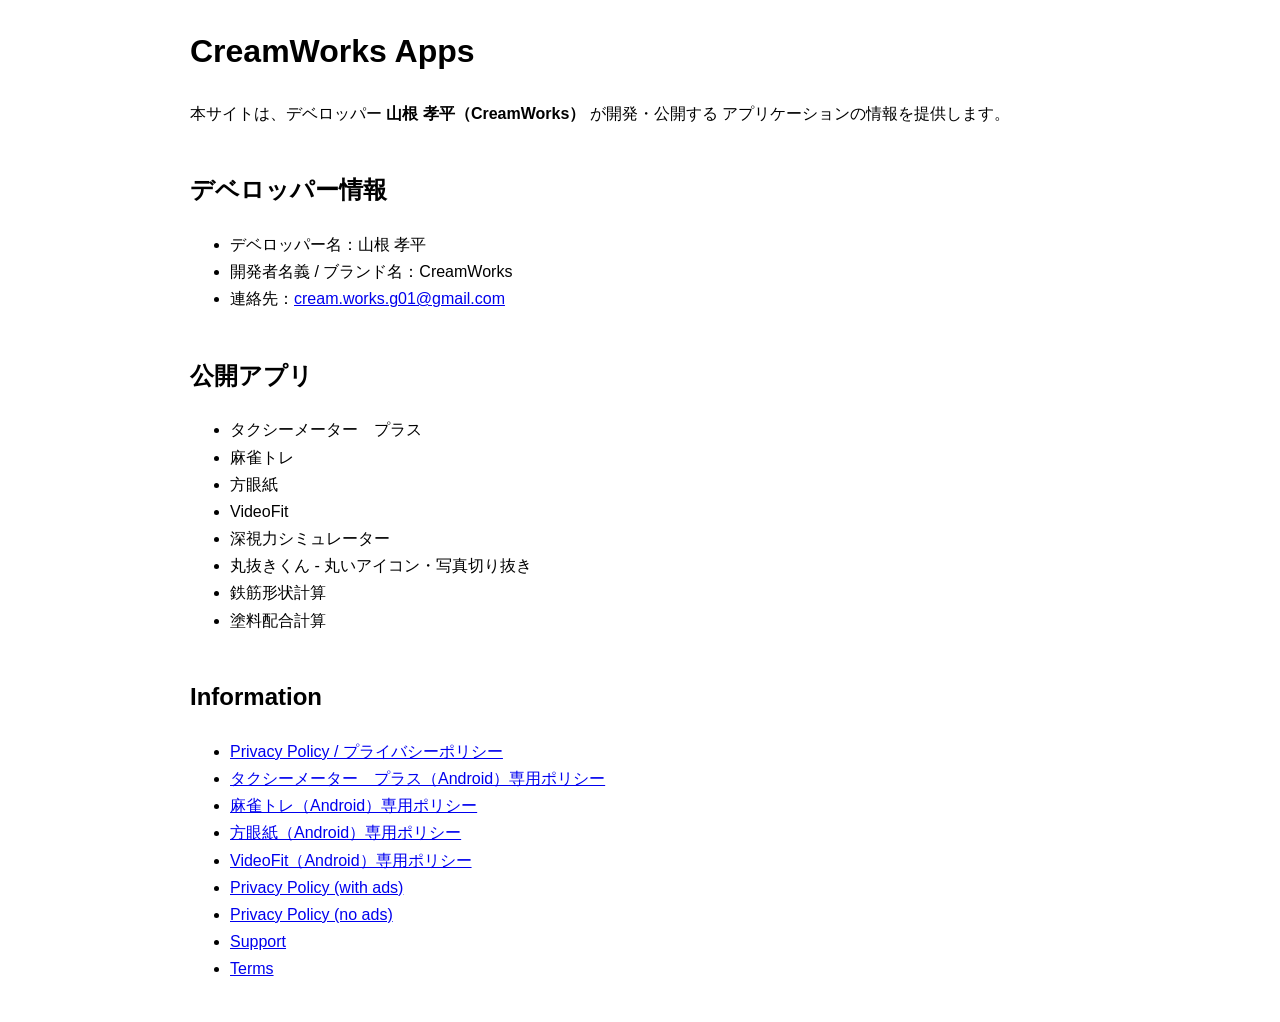
<file: index.html>
<!DOCTYPE html>
<html lang="ja">
<head>
  <meta charset="UTF-8">
  <title>CreamWorks Apps</title>
  <meta name="viewport" content="width=device-width, initial-scale=1.0">
  <style>
    body {
      font-family: -apple-system, BlinkMacSystemFont, "Helvetica Neue", Arial, sans-serif;
      line-height: 1.7;
      padding: 24px;
      max-width: 900px;
      margin: auto;
    }
    h1, h2 {
      margin-top: 1.8em;
    }
    h1:first-of-type {
      margin-top: 0;
    }
  </style>
</head>
<body>

<h1>CreamWorks Apps</h1>

<p>
  本サイトは、デベロッパー <strong>山根 孝平（CreamWorks）</strong> が開発・公開する
  アプリケーションの情報を提供します。
</p>

<h2>デベロッパー情報</h2>
<ul>
  <li>デベロッパー名：山根 孝平</li>
  <li>開発者名義 / ブランド名：CreamWorks</li>
  <li>連絡先：<a href="mailto:cream.works.g01@gmail.com">cream.works.g01@gmail.com</a></li>
</ul>

<h2>公開アプリ</h2>
<ul>
  <li>タクシーメーター　プラス</li>
  <li>麻雀トレ</li>
  <li>方眼紙</li>
  <li>VideoFit</li>
  <li>深視力シミュレーター</li>
  <li>丸抜きくん - 丸いアイコン・写真切り抜き</li>
  <li>鉄筋形状計算</li>
  <li>塗料配合計算</li>
</ul>

<h2>Information</h2>
<ul>
  <li><a href="privacy/">Privacy Policy / プライバシーポリシー</a></li>
  <li><a href="privacy/android/taximeter.html">タクシーメーター　プラス（Android）専用ポリシー</a></li>
  <li><a href="privacy/android/chinitsumachi.html">麻雀トレ（Android）専用ポリシー</a></li>
  <li><a href="privacy/android/houganshimaker.html">方眼紙（Android）専用ポリシー</a></li>
  <li><a href="privacy/android/videofit.html">VideoFit（Android）専用ポリシー</a></li>
  <li><a href="privacy/ads.html">Privacy Policy (with ads)</a></li>
  <li><a href="privacy/no-ads.html">Privacy Policy (no ads)</a></li>
  <li><a href="support/">Support</a></li>
  <li><a href="terms/">Terms</a></li>
</ul>

</body>
</html>
</file>
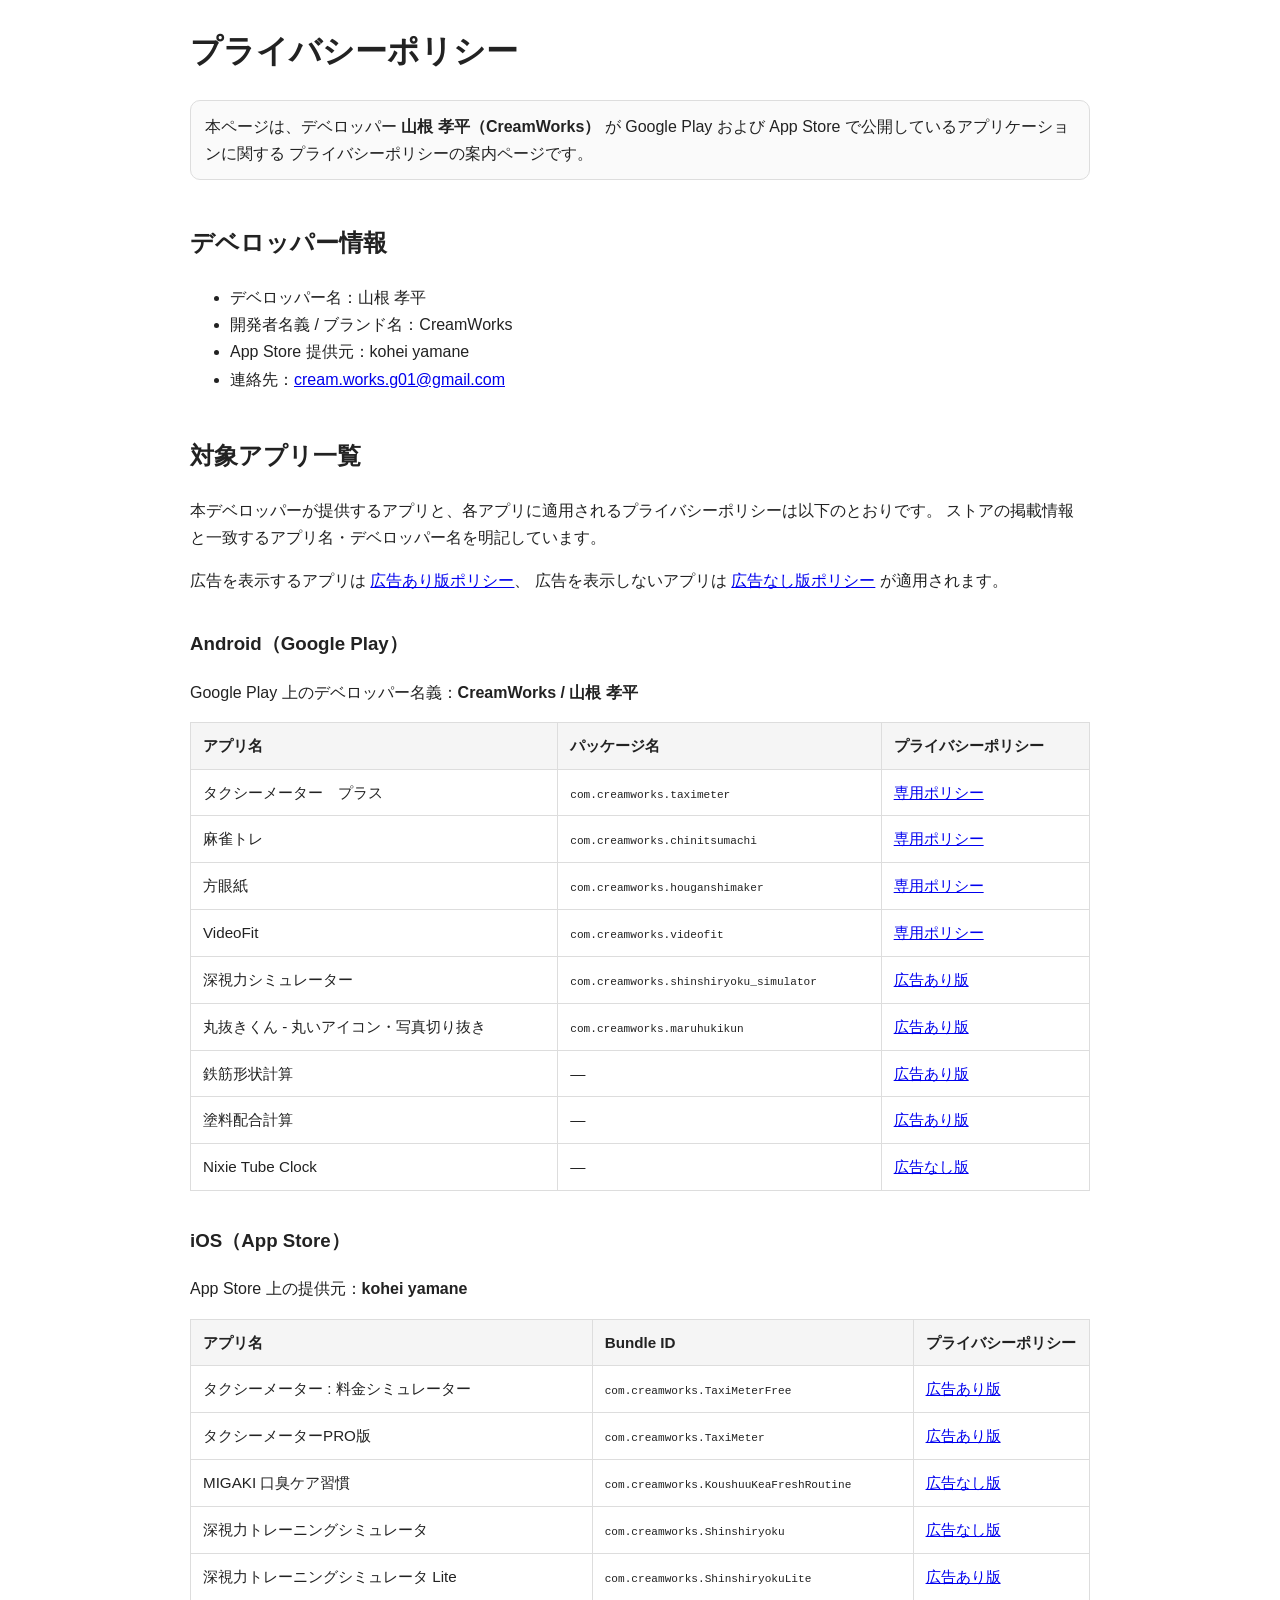
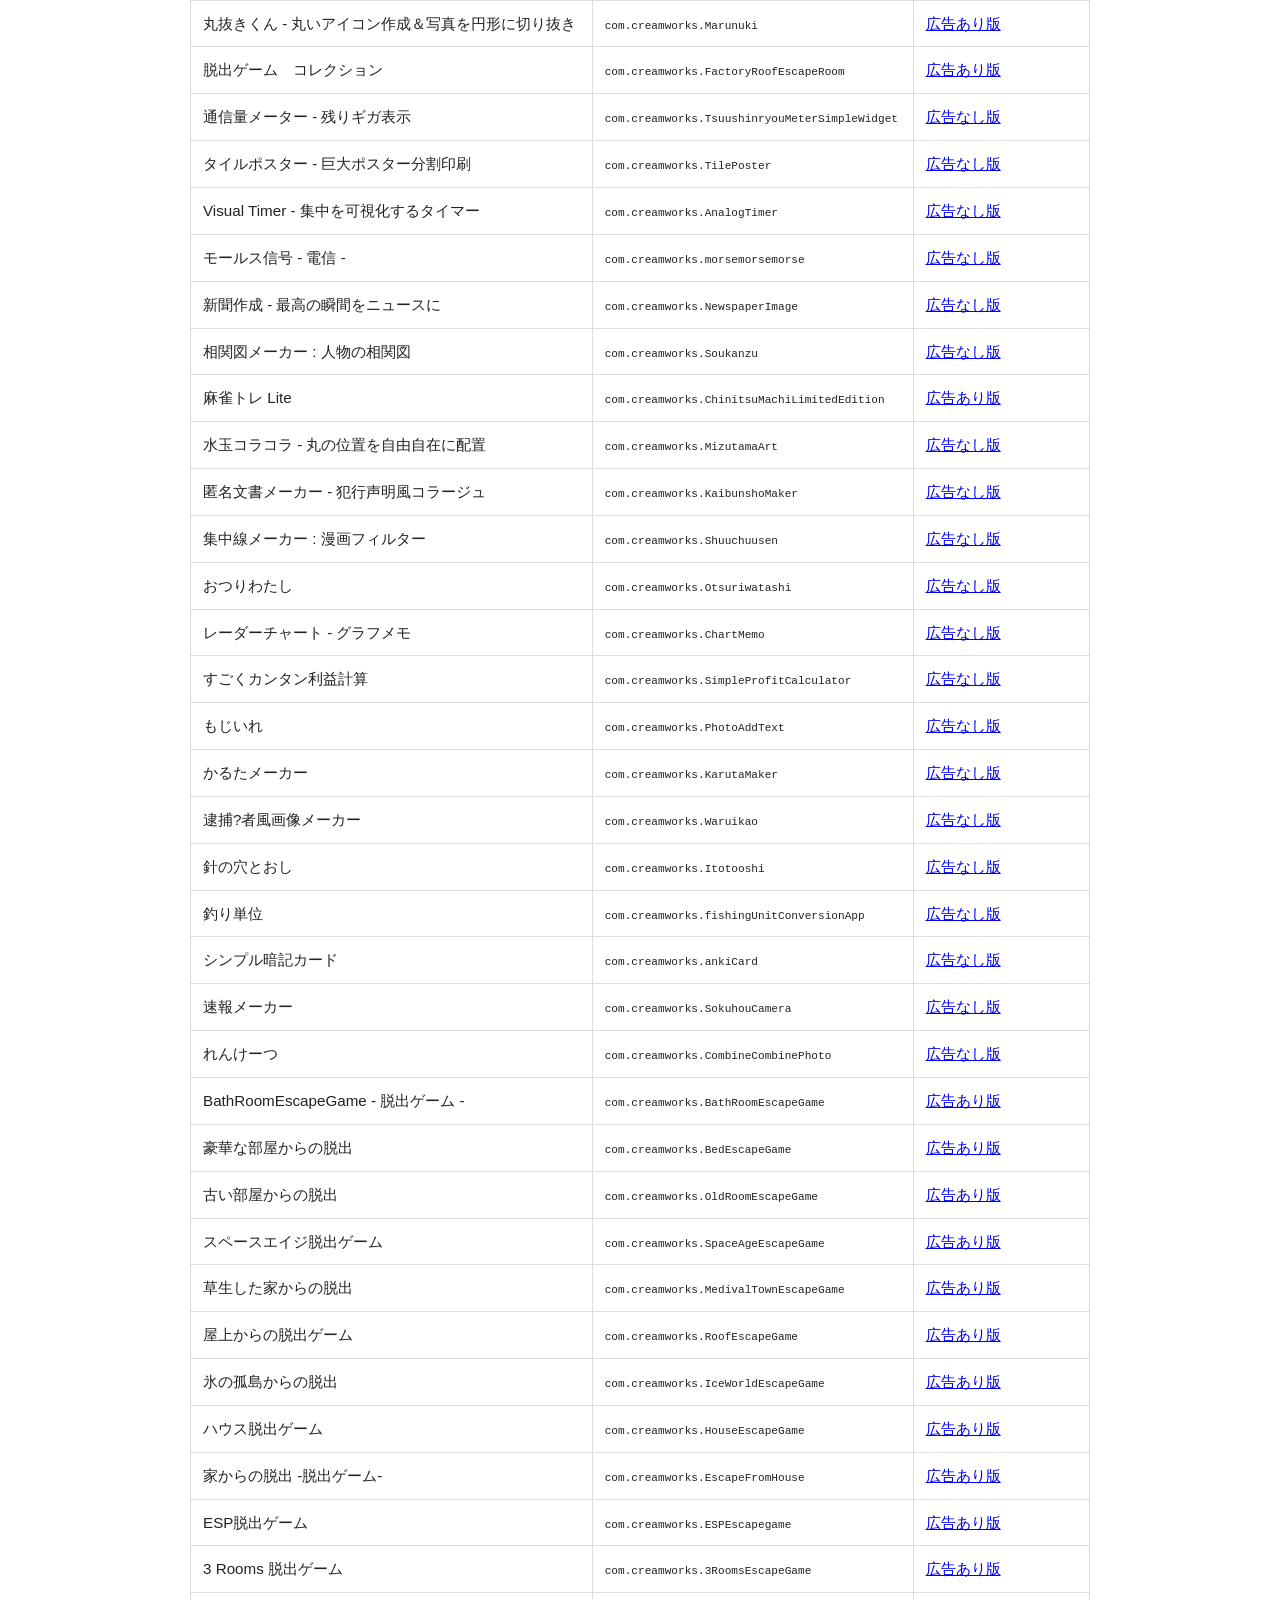
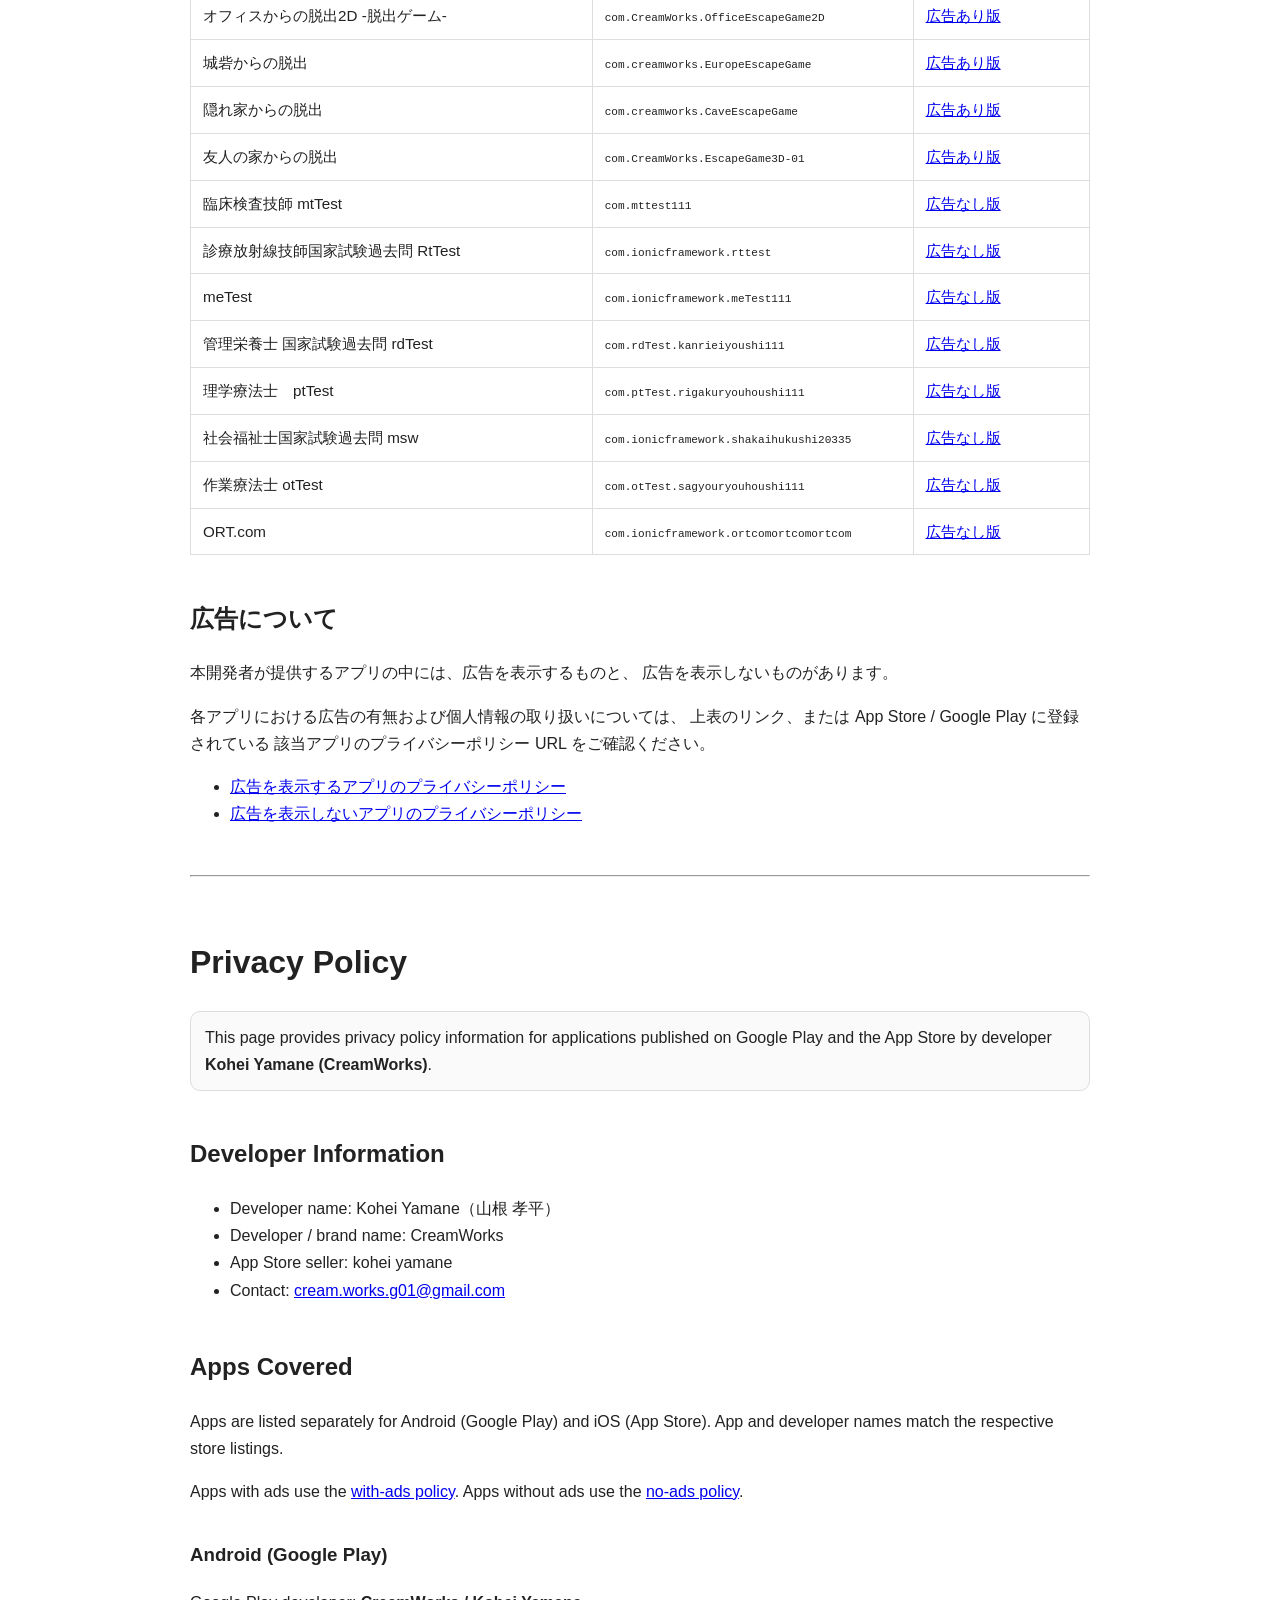
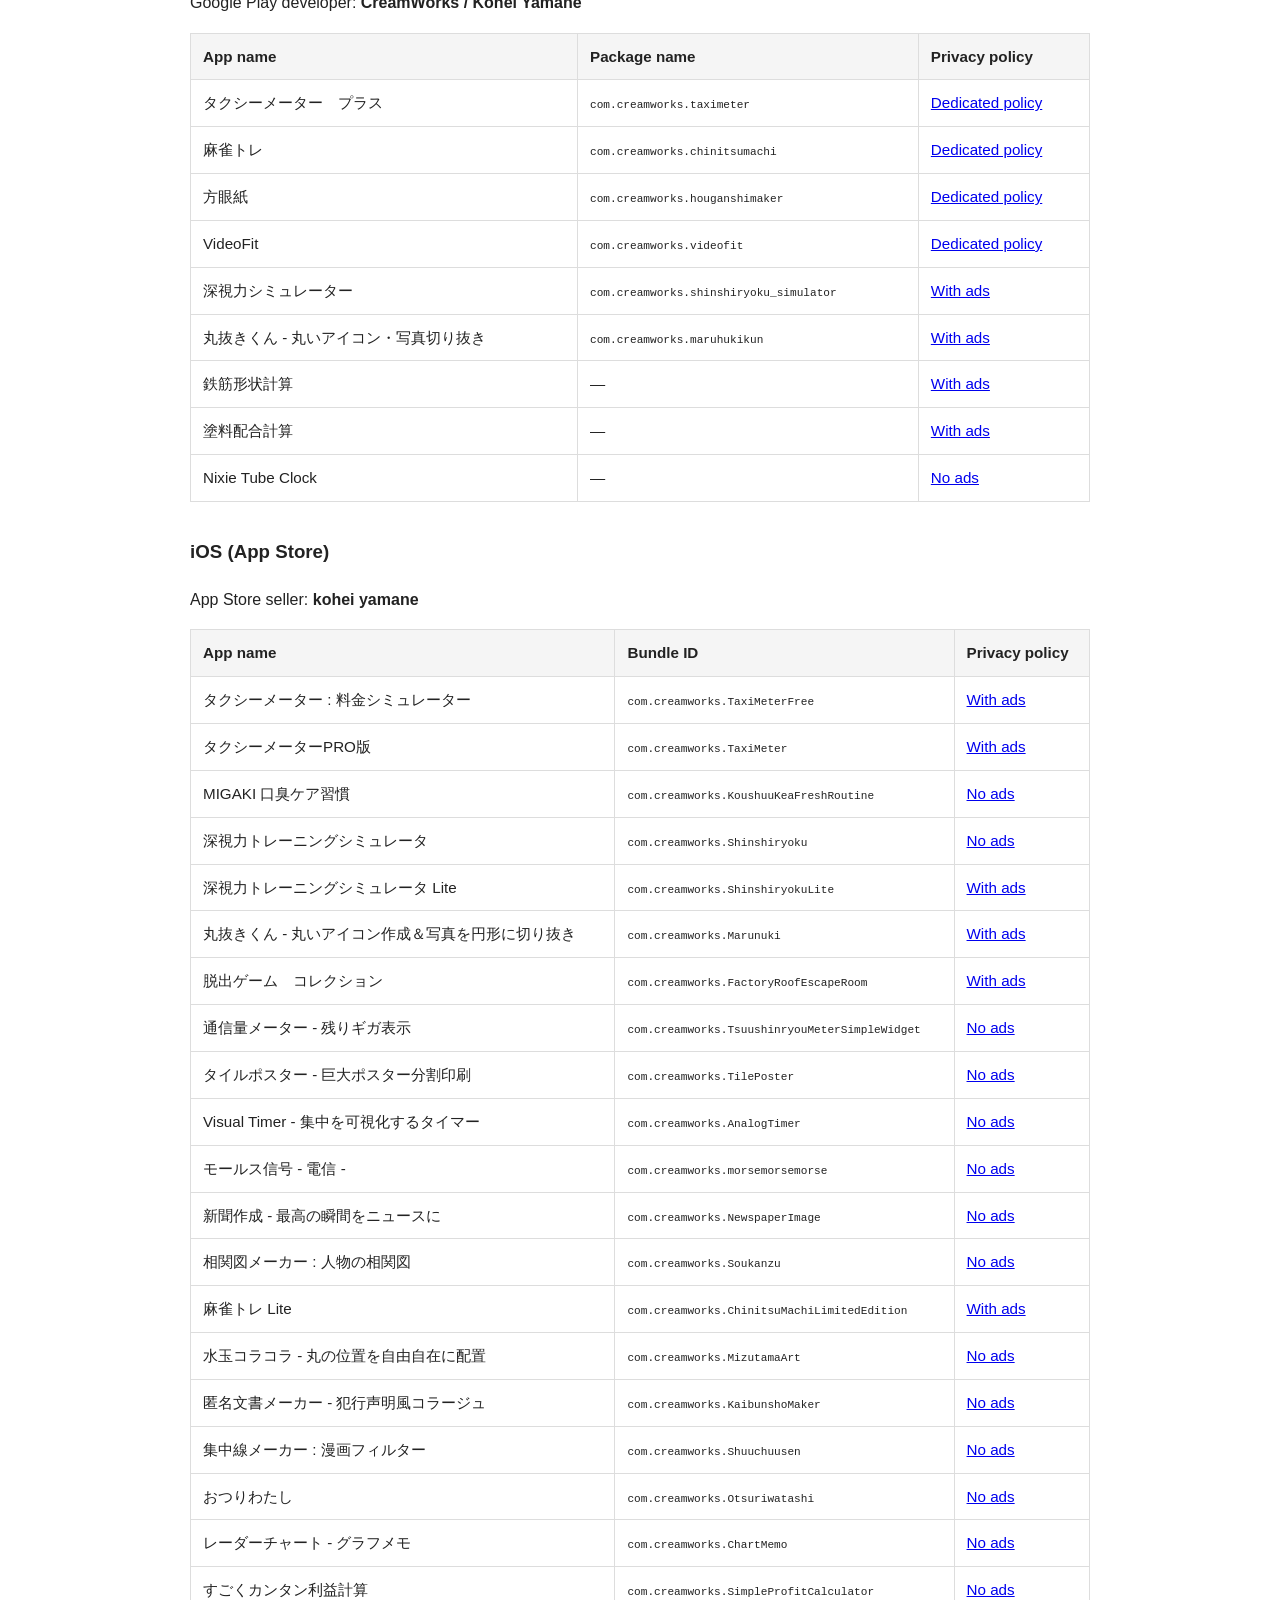
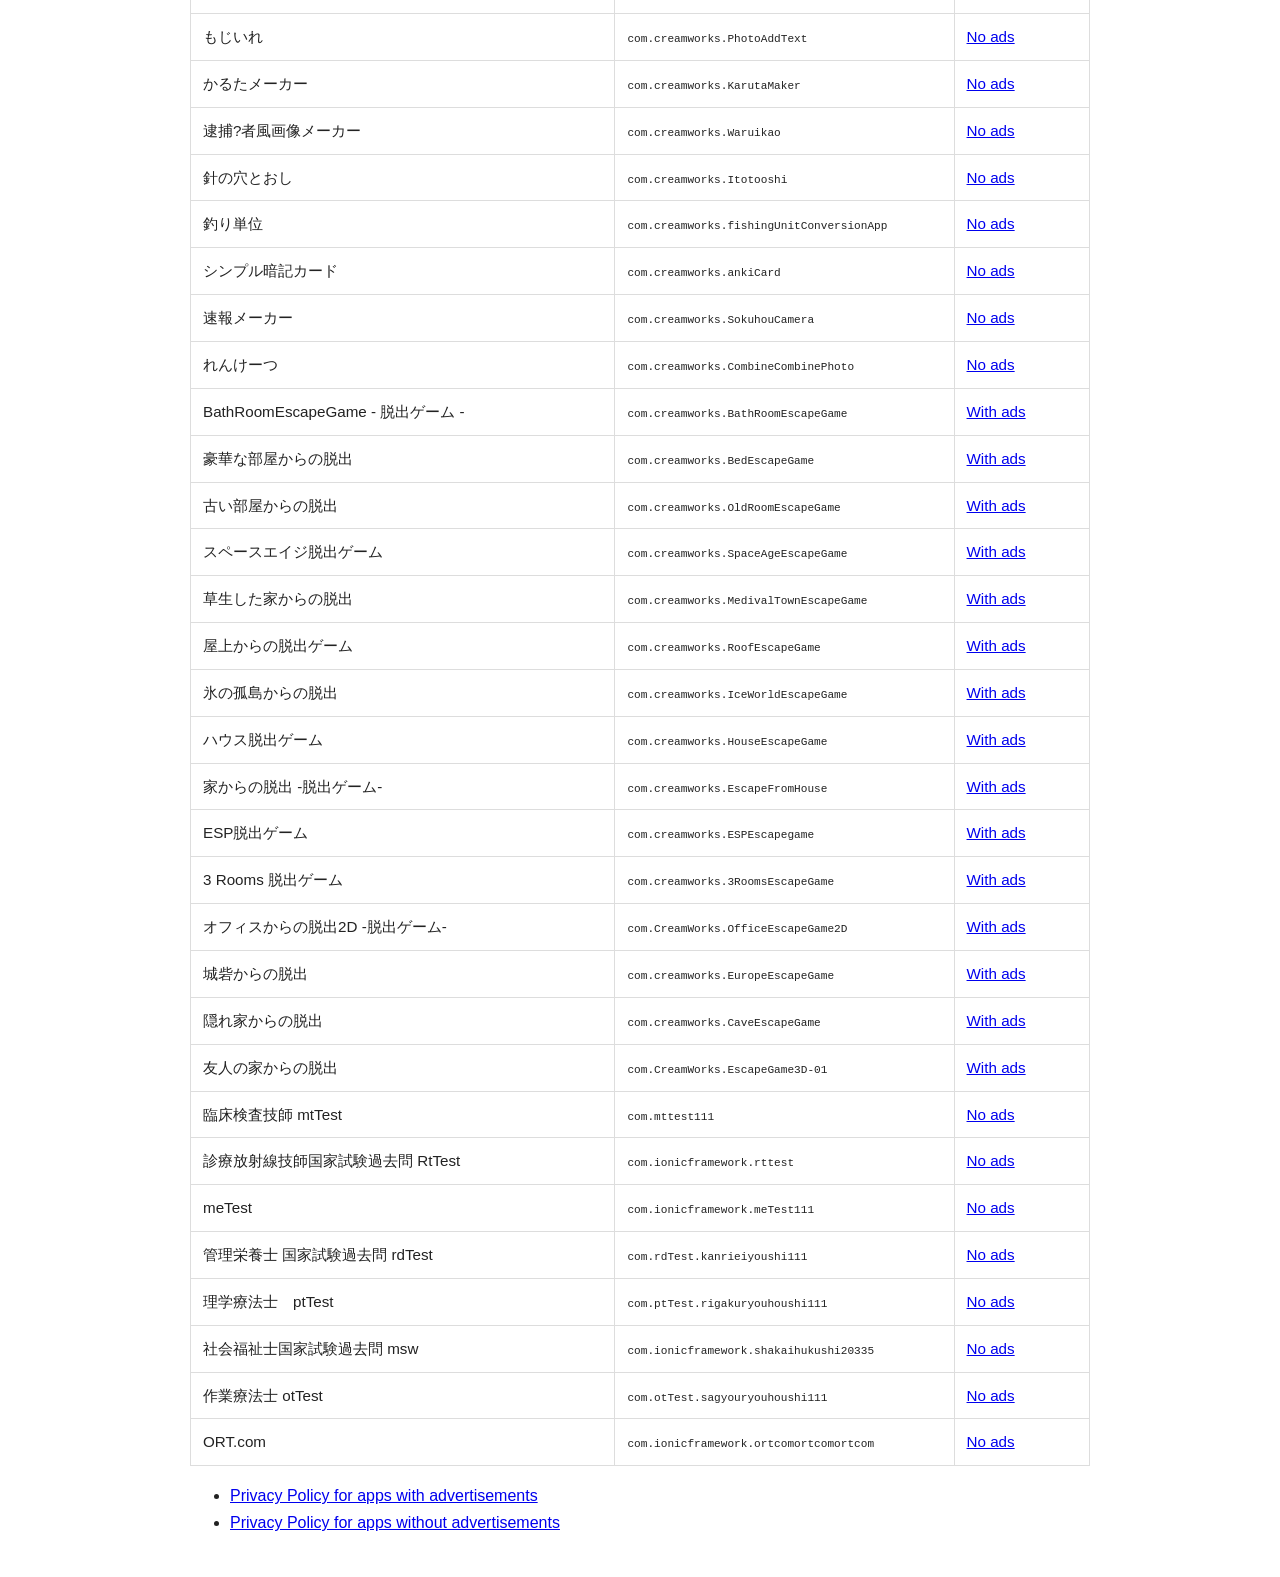
<file: privacy/index.html>
<!DOCTYPE html>
<html lang="ja">
<head>
  <meta charset="UTF-8" />
  <title>Privacy Policy / プライバシーポリシー</title>
  <meta name="viewport" content="width=device-width, initial-scale=1.0">
  <style>
    body {
      font-family: -apple-system, BlinkMacSystemFont, "Helvetica Neue", Arial, sans-serif;
      line-height: 1.7;
      padding: 24px;
      max-width: 900px;
      margin: auto;
      color: #222;
    }
    h1, h2, h3 {
      margin-top: 1.8em;
    }
    h1:first-of-type {
      margin-top: 0;
    }
    hr {
      margin: 3em 0;
    }
    a {
      word-break: break-all;
    }
    .note {
      padding: 12px 14px;
      border: 1px solid #ddd;
      border-radius: 10px;
      background: #fafafa;
    }
    table {
      width: 100%;
      border-collapse: collapse;
      margin: 1em 0;
      font-size: 0.95em;
    }
    th, td {
      border: 1px solid #ddd;
      padding: 10px 12px;
      text-align: left;
      vertical-align: top;
    }
    th {
      background: #f5f5f5;
    }
    code {
      font-size: 0.9em;
      word-break: break-all;
    }
  </style>
</head>
<body>

<h1>プライバシーポリシー</h1>

<p class="note">
  本ページは、デベロッパー <strong>山根 孝平（CreamWorks）</strong> が
  Google Play および App Store で公開しているアプリケーションに関する
  プライバシーポリシーの案内ページです。
</p>

<h2>デベロッパー情報</h2>
<ul>
  <li>デベロッパー名：山根 孝平</li>
  <li>開発者名義 / ブランド名：CreamWorks</li>
  <li>App Store 提供元：kohei yamane</li>
  <li>連絡先：<a href="mailto:cream.works.g01@gmail.com">cream.works.g01@gmail.com</a></li>
</ul>

<h2>対象アプリ一覧</h2>
<p>
  本デベロッパーが提供するアプリと、各アプリに適用されるプライバシーポリシーは以下のとおりです。
  ストアの掲載情報と一致するアプリ名・デベロッパー名を明記しています。
</p>
<p>
  広告を表示するアプリは
  <a href="ads.html">広告あり版ポリシー</a>、
  広告を表示しないアプリは
  <a href="no-ads.html">広告なし版ポリシー</a>
  が適用されます。
</p>

<h3>Android（Google Play）</h3>
<p>Google Play 上のデベロッパー名義：<strong>CreamWorks / 山根 孝平</strong></p>
<table>
  <thead>
    <tr>
      <th>アプリ名</th>
      <th>パッケージ名</th>
      <th>プライバシーポリシー</th>
    </tr>
  </thead>
  <tbody>
<!-- BEGIN:ANDROID_APPS_JA -->
    <tr>
      <td>タクシーメーター　プラス</td>
      <td><code>com.creamworks.taximeter</code></td>
      <td><a href="android/taximeter.html">専用ポリシー</a></td>
    </tr>
    <tr>
      <td>麻雀トレ</td>
      <td><code>com.creamworks.chinitsumachi</code></td>
      <td><a href="android/chinitsumachi.html">専用ポリシー</a></td>
    </tr>
    <tr>
      <td>方眼紙</td>
      <td><code>com.creamworks.houganshimaker</code></td>
      <td><a href="android/houganshimaker.html">専用ポリシー</a></td>
    </tr>
    <tr>
      <td>VideoFit</td>
      <td><code>com.creamworks.videofit</code></td>
      <td><a href="android/videofit.html">専用ポリシー</a></td>
    </tr>
    <tr>
      <td>深視力シミュレーター</td>
      <td><code>com.creamworks.shinshiryoku_simulator</code></td>
      <td><a href="ads.html">広告あり版</a></td>
    </tr>
    <tr>
      <td>丸抜きくん - 丸いアイコン・写真切り抜き</td>
      <td><code>com.creamworks.maruhukikun</code></td>
      <td><a href="ads.html">広告あり版</a></td>
    </tr>
    <tr>
      <td>鉄筋形状計算</td>
      <td>—</td>
      <td><a href="ads.html">広告あり版</a></td>
    </tr>
    <tr>
      <td>塗料配合計算</td>
      <td>—</td>
      <td><a href="ads.html">広告あり版</a></td>
    </tr>
    <tr>
      <td>Nixie Tube Clock</td>
      <td>—</td>
      <td><a href="no-ads.html">広告なし版</a></td>
    </tr>
<!-- END:ANDROID_APPS_JA -->
  </tbody>
</table>

<h3>iOS（App Store）</h3>
<p>App Store 上の提供元：<strong>kohei yamane</strong></p>
<table>
  <thead>
    <tr>
      <th>アプリ名</th>
      <th>Bundle ID</th>
      <th>プライバシーポリシー</th>
    </tr>
  </thead>
  <tbody>
<!-- BEGIN:IOS_APPS_JA -->
    <tr>
      <td>タクシーメーター : 料金シミュレーター</td>
      <td><code>com.creamworks.TaxiMeterFree</code></td>
      <td><a href="ads.html">広告あり版</a></td>
    </tr>
    <tr>
      <td>タクシーメーターPRO版</td>
      <td><code>com.creamworks.TaxiMeter</code></td>
      <td><a href="ads.html">広告あり版</a></td>
    </tr>
    <tr>
      <td>MIGAKI 口臭ケア習慣</td>
      <td><code>com.creamworks.KoushuuKeaFreshRoutine</code></td>
      <td><a href="no-ads.html">広告なし版</a></td>
    </tr>
    <tr>
      <td>深視力トレーニングシミュレータ</td>
      <td><code>com.creamworks.Shinshiryoku</code></td>
      <td><a href="no-ads.html">広告なし版</a></td>
    </tr>
    <tr>
      <td>深視力トレーニングシミュレータ Lite</td>
      <td><code>com.creamworks.ShinshiryokuLite</code></td>
      <td><a href="ads.html">広告あり版</a></td>
    </tr>
    <tr>
      <td>丸抜きくん - 丸いアイコン作成＆写真を円形に切り抜き</td>
      <td><code>com.creamworks.Marunuki</code></td>
      <td><a href="ads.html">広告あり版</a></td>
    </tr>
    <tr>
      <td>脱出ゲーム　コレクション</td>
      <td><code>com.creamworks.FactoryRoofEscapeRoom</code></td>
      <td><a href="ads.html">広告あり版</a></td>
    </tr>
    <tr>
      <td>通信量メーター - 残りギガ表示</td>
      <td><code>com.creamworks.TsuushinryouMeterSimpleWidget</code></td>
      <td><a href="no-ads.html">広告なし版</a></td>
    </tr>
    <tr>
      <td>タイルポスター - 巨大ポスター分割印刷</td>
      <td><code>com.creamworks.TilePoster</code></td>
      <td><a href="no-ads.html">広告なし版</a></td>
    </tr>
    <tr>
      <td>Visual Timer - 集中を可視化するタイマー</td>
      <td><code>com.creamworks.AnalogTimer</code></td>
      <td><a href="no-ads.html">広告なし版</a></td>
    </tr>
    <tr>
      <td>モールス信号 - 電信 -</td>
      <td><code>com.creamworks.morsemorsemorse</code></td>
      <td><a href="no-ads.html">広告なし版</a></td>
    </tr>
    <tr>
      <td>新聞作成 - 最高の瞬間をニュースに</td>
      <td><code>com.creamworks.NewspaperImage</code></td>
      <td><a href="no-ads.html">広告なし版</a></td>
    </tr>
    <tr>
      <td>相関図メーカー : 人物の相関図</td>
      <td><code>com.creamworks.Soukanzu</code></td>
      <td><a href="no-ads.html">広告なし版</a></td>
    </tr>
    <tr>
      <td>麻雀トレ Lite</td>
      <td><code>com.creamworks.ChinitsuMachiLimitedEdition</code></td>
      <td><a href="ads.html">広告あり版</a></td>
    </tr>
    <tr>
      <td>水玉コラコラ - 丸の位置を自由自在に配置</td>
      <td><code>com.creamworks.MizutamaArt</code></td>
      <td><a href="no-ads.html">広告なし版</a></td>
    </tr>
    <tr>
      <td>匿名文書メーカー - 犯行声明風コラージュ</td>
      <td><code>com.creamworks.KaibunshoMaker</code></td>
      <td><a href="no-ads.html">広告なし版</a></td>
    </tr>
    <tr>
      <td>集中線メーカー : 漫画フィルター</td>
      <td><code>com.creamworks.Shuuchuusen</code></td>
      <td><a href="no-ads.html">広告なし版</a></td>
    </tr>
    <tr>
      <td>おつりわたし</td>
      <td><code>com.creamworks.Otsuriwatashi</code></td>
      <td><a href="no-ads.html">広告なし版</a></td>
    </tr>
    <tr>
      <td>レーダーチャート - グラフメモ</td>
      <td><code>com.creamworks.ChartMemo</code></td>
      <td><a href="no-ads.html">広告なし版</a></td>
    </tr>
    <tr>
      <td>すごくカンタン利益計算</td>
      <td><code>com.creamworks.SimpleProfitCalculator</code></td>
      <td><a href="no-ads.html">広告なし版</a></td>
    </tr>
    <tr>
      <td>もじいれ</td>
      <td><code>com.creamworks.PhotoAddText</code></td>
      <td><a href="no-ads.html">広告なし版</a></td>
    </tr>
    <tr>
      <td>かるたメーカー</td>
      <td><code>com.creamworks.KarutaMaker</code></td>
      <td><a href="no-ads.html">広告なし版</a></td>
    </tr>
    <tr>
      <td>逮捕?者風画像メーカー</td>
      <td><code>com.creamworks.Waruikao</code></td>
      <td><a href="no-ads.html">広告なし版</a></td>
    </tr>
    <tr>
      <td>針の穴とおし</td>
      <td><code>com.creamworks.Itotooshi</code></td>
      <td><a href="no-ads.html">広告なし版</a></td>
    </tr>
    <tr>
      <td>釣り単位</td>
      <td><code>com.creamworks.fishingUnitConversionApp</code></td>
      <td><a href="no-ads.html">広告なし版</a></td>
    </tr>
    <tr>
      <td>シンプル暗記カード</td>
      <td><code>com.creamworks.ankiCard</code></td>
      <td><a href="no-ads.html">広告なし版</a></td>
    </tr>
    <tr>
      <td>速報メーカー</td>
      <td><code>com.creamworks.SokuhouCamera</code></td>
      <td><a href="no-ads.html">広告なし版</a></td>
    </tr>
    <tr>
      <td>れんけーつ</td>
      <td><code>com.creamworks.CombineCombinePhoto</code></td>
      <td><a href="no-ads.html">広告なし版</a></td>
    </tr>
    <tr>
      <td>BathRoomEscapeGame - 脱出ゲーム -</td>
      <td><code>com.creamworks.BathRoomEscapeGame</code></td>
      <td><a href="ads.html">広告あり版</a></td>
    </tr>
    <tr>
      <td>豪華な部屋からの脱出</td>
      <td><code>com.creamworks.BedEscapeGame</code></td>
      <td><a href="ads.html">広告あり版</a></td>
    </tr>
    <tr>
      <td>古い部屋からの脱出</td>
      <td><code>com.creamworks.OldRoomEscapeGame</code></td>
      <td><a href="ads.html">広告あり版</a></td>
    </tr>
    <tr>
      <td>スペースエイジ脱出ゲーム</td>
      <td><code>com.creamworks.SpaceAgeEscapeGame</code></td>
      <td><a href="ads.html">広告あり版</a></td>
    </tr>
    <tr>
      <td>草生した家からの脱出</td>
      <td><code>com.creamworks.MedivalTownEscapeGame</code></td>
      <td><a href="ads.html">広告あり版</a></td>
    </tr>
    <tr>
      <td>屋上からの脱出ゲーム</td>
      <td><code>com.creamworks.RoofEscapeGame</code></td>
      <td><a href="ads.html">広告あり版</a></td>
    </tr>
    <tr>
      <td>氷の孤島からの脱出</td>
      <td><code>com.creamworks.IceWorldEscapeGame</code></td>
      <td><a href="ads.html">広告あり版</a></td>
    </tr>
    <tr>
      <td>ハウス脱出ゲーム</td>
      <td><code>com.creamworks.HouseEscapeGame</code></td>
      <td><a href="ads.html">広告あり版</a></td>
    </tr>
    <tr>
      <td>家からの脱出 -脱出ゲーム-</td>
      <td><code>com.creamworks.EscapeFromHouse</code></td>
      <td><a href="ads.html">広告あり版</a></td>
    </tr>
    <tr>
      <td>ESP脱出ゲーム</td>
      <td><code>com.creamworks.ESPEscapegame</code></td>
      <td><a href="ads.html">広告あり版</a></td>
    </tr>
    <tr>
      <td>3 Rooms 脱出ゲーム</td>
      <td><code>com.creamworks.3RoomsEscapeGame</code></td>
      <td><a href="ads.html">広告あり版</a></td>
    </tr>
    <tr>
      <td>オフィスからの脱出2D -脱出ゲーム-</td>
      <td><code>com.CreamWorks.OfficeEscapeGame2D</code></td>
      <td><a href="ads.html">広告あり版</a></td>
    </tr>
    <tr>
      <td>城砦からの脱出</td>
      <td><code>com.creamworks.EuropeEscapeGame</code></td>
      <td><a href="ads.html">広告あり版</a></td>
    </tr>
    <tr>
      <td>隠れ家からの脱出</td>
      <td><code>com.creamworks.CaveEscapeGame</code></td>
      <td><a href="ads.html">広告あり版</a></td>
    </tr>
    <tr>
      <td>友人の家からの脱出</td>
      <td><code>com.CreamWorks.EscapeGame3D-01</code></td>
      <td><a href="ads.html">広告あり版</a></td>
    </tr>
    <tr>
      <td>臨床検査技師 mtTest</td>
      <td><code>com.mttest111</code></td>
      <td><a href="no-ads.html">広告なし版</a></td>
    </tr>
    <tr>
      <td>診療放射線技師国家試験過去問 RtTest</td>
      <td><code>com.ionicframework.rttest</code></td>
      <td><a href="no-ads.html">広告なし版</a></td>
    </tr>
    <tr>
      <td>meTest</td>
      <td><code>com.ionicframework.meTest111</code></td>
      <td><a href="no-ads.html">広告なし版</a></td>
    </tr>
    <tr>
      <td>管理栄養士 国家試験過去問 rdTest</td>
      <td><code>com.rdTest.kanrieiyoushi111</code></td>
      <td><a href="no-ads.html">広告なし版</a></td>
    </tr>
    <tr>
      <td>理学療法士　ptTest</td>
      <td><code>com.ptTest.rigakuryouhoushi111</code></td>
      <td><a href="no-ads.html">広告なし版</a></td>
    </tr>
    <tr>
      <td>社会福祉士国家試験過去問 msw</td>
      <td><code>com.ionicframework.shakaihukushi20335</code></td>
      <td><a href="no-ads.html">広告なし版</a></td>
    </tr>
    <tr>
      <td>作業療法士 otTest</td>
      <td><code>com.otTest.sagyouryouhoushi111</code></td>
      <td><a href="no-ads.html">広告なし版</a></td>
    </tr>
    <tr>
      <td>ORT.com</td>
      <td><code>com.ionicframework.ortcomortcomortcom</code></td>
      <td><a href="no-ads.html">広告なし版</a></td>
    </tr>
<!-- END:IOS_APPS_JA -->
  </tbody>
</table>

<h2>広告について</h2>
<p>
  本開発者が提供するアプリの中には、広告を表示するものと、
  広告を表示しないものがあります。
</p>
<p>
  各アプリにおける広告の有無および個人情報の取り扱いについては、
  上表のリンク、または App Store / Google Play に登録されている
  該当アプリのプライバシーポリシー URL をご確認ください。
</p>

<ul>
  <li><a href="ads.html">広告を表示するアプリのプライバシーポリシー</a></li>
  <li><a href="no-ads.html">広告を表示しないアプリのプライバシーポリシー</a></li>
</ul>

<hr>

<h1>Privacy Policy</h1>

<p class="note">
  This page provides privacy policy information for applications published on
  Google Play and the App Store by developer <strong>Kohei Yamane (CreamWorks)</strong>.
</p>

<h2>Developer Information</h2>
<ul>
  <li>Developer name: Kohei Yamane（山根 孝平）</li>
  <li>Developer / brand name: CreamWorks</li>
  <li>App Store seller: kohei yamane</li>
  <li>Contact: <a href="mailto:cream.works.g01@gmail.com">cream.works.g01@gmail.com</a></li>
</ul>

<h2>Apps Covered</h2>
<p>
  Apps are listed separately for Android (Google Play) and iOS (App Store).
  App and developer names match the respective store listings.
</p>
<p>
  Apps with ads use the <a href="ads.html">with-ads policy</a>.
  Apps without ads use the <a href="no-ads.html">no-ads policy</a>.
</p>

<h3>Android (Google Play)</h3>
<p>Google Play developer: <strong>CreamWorks / Kohei Yamane</strong></p>
<table>
  <thead>
    <tr>
      <th>App name</th>
      <th>Package name</th>
      <th>Privacy policy</th>
    </tr>
  </thead>
  <tbody>
<!-- BEGIN:ANDROID_APPS_EN -->
    <tr>
      <td>タクシーメーター　プラス</td>
      <td><code>com.creamworks.taximeter</code></td>
      <td><a href="android/taximeter.html">Dedicated policy</a></td>
    </tr>
    <tr>
      <td>麻雀トレ</td>
      <td><code>com.creamworks.chinitsumachi</code></td>
      <td><a href="android/chinitsumachi.html">Dedicated policy</a></td>
    </tr>
    <tr>
      <td>方眼紙</td>
      <td><code>com.creamworks.houganshimaker</code></td>
      <td><a href="android/houganshimaker.html">Dedicated policy</a></td>
    </tr>
    <tr>
      <td>VideoFit</td>
      <td><code>com.creamworks.videofit</code></td>
      <td><a href="android/videofit.html">Dedicated policy</a></td>
    </tr>
    <tr>
      <td>深視力シミュレーター</td>
      <td><code>com.creamworks.shinshiryoku_simulator</code></td>
      <td><a href="ads.html">With ads</a></td>
    </tr>
    <tr>
      <td>丸抜きくん - 丸いアイコン・写真切り抜き</td>
      <td><code>com.creamworks.maruhukikun</code></td>
      <td><a href="ads.html">With ads</a></td>
    </tr>
    <tr>
      <td>鉄筋形状計算</td>
      <td>—</td>
      <td><a href="ads.html">With ads</a></td>
    </tr>
    <tr>
      <td>塗料配合計算</td>
      <td>—</td>
      <td><a href="ads.html">With ads</a></td>
    </tr>
    <tr>
      <td>Nixie Tube Clock</td>
      <td>—</td>
      <td><a href="no-ads.html">No ads</a></td>
    </tr>
<!-- END:ANDROID_APPS_EN -->
  </tbody>
</table>

<h3>iOS (App Store)</h3>
<p>App Store seller: <strong>kohei yamane</strong></p>
<table>
  <thead>
    <tr>
      <th>App name</th>
      <th>Bundle ID</th>
      <th>Privacy policy</th>
    </tr>
  </thead>
  <tbody>
<!-- BEGIN:IOS_APPS_EN -->
    <tr>
      <td>タクシーメーター : 料金シミュレーター</td>
      <td><code>com.creamworks.TaxiMeterFree</code></td>
      <td><a href="ads.html">With ads</a></td>
    </tr>
    <tr>
      <td>タクシーメーターPRO版</td>
      <td><code>com.creamworks.TaxiMeter</code></td>
      <td><a href="ads.html">With ads</a></td>
    </tr>
    <tr>
      <td>MIGAKI 口臭ケア習慣</td>
      <td><code>com.creamworks.KoushuuKeaFreshRoutine</code></td>
      <td><a href="no-ads.html">No ads</a></td>
    </tr>
    <tr>
      <td>深視力トレーニングシミュレータ</td>
      <td><code>com.creamworks.Shinshiryoku</code></td>
      <td><a href="no-ads.html">No ads</a></td>
    </tr>
    <tr>
      <td>深視力トレーニングシミュレータ Lite</td>
      <td><code>com.creamworks.ShinshiryokuLite</code></td>
      <td><a href="ads.html">With ads</a></td>
    </tr>
    <tr>
      <td>丸抜きくん - 丸いアイコン作成＆写真を円形に切り抜き</td>
      <td><code>com.creamworks.Marunuki</code></td>
      <td><a href="ads.html">With ads</a></td>
    </tr>
    <tr>
      <td>脱出ゲーム　コレクション</td>
      <td><code>com.creamworks.FactoryRoofEscapeRoom</code></td>
      <td><a href="ads.html">With ads</a></td>
    </tr>
    <tr>
      <td>通信量メーター - 残りギガ表示</td>
      <td><code>com.creamworks.TsuushinryouMeterSimpleWidget</code></td>
      <td><a href="no-ads.html">No ads</a></td>
    </tr>
    <tr>
      <td>タイルポスター - 巨大ポスター分割印刷</td>
      <td><code>com.creamworks.TilePoster</code></td>
      <td><a href="no-ads.html">No ads</a></td>
    </tr>
    <tr>
      <td>Visual Timer - 集中を可視化するタイマー</td>
      <td><code>com.creamworks.AnalogTimer</code></td>
      <td><a href="no-ads.html">No ads</a></td>
    </tr>
    <tr>
      <td>モールス信号 - 電信 -</td>
      <td><code>com.creamworks.morsemorsemorse</code></td>
      <td><a href="no-ads.html">No ads</a></td>
    </tr>
    <tr>
      <td>新聞作成 - 最高の瞬間をニュースに</td>
      <td><code>com.creamworks.NewspaperImage</code></td>
      <td><a href="no-ads.html">No ads</a></td>
    </tr>
    <tr>
      <td>相関図メーカー : 人物の相関図</td>
      <td><code>com.creamworks.Soukanzu</code></td>
      <td><a href="no-ads.html">No ads</a></td>
    </tr>
    <tr>
      <td>麻雀トレ Lite</td>
      <td><code>com.creamworks.ChinitsuMachiLimitedEdition</code></td>
      <td><a href="ads.html">With ads</a></td>
    </tr>
    <tr>
      <td>水玉コラコラ - 丸の位置を自由自在に配置</td>
      <td><code>com.creamworks.MizutamaArt</code></td>
      <td><a href="no-ads.html">No ads</a></td>
    </tr>
    <tr>
      <td>匿名文書メーカー - 犯行声明風コラージュ</td>
      <td><code>com.creamworks.KaibunshoMaker</code></td>
      <td><a href="no-ads.html">No ads</a></td>
    </tr>
    <tr>
      <td>集中線メーカー : 漫画フィルター</td>
      <td><code>com.creamworks.Shuuchuusen</code></td>
      <td><a href="no-ads.html">No ads</a></td>
    </tr>
    <tr>
      <td>おつりわたし</td>
      <td><code>com.creamworks.Otsuriwatashi</code></td>
      <td><a href="no-ads.html">No ads</a></td>
    </tr>
    <tr>
      <td>レーダーチャート - グラフメモ</td>
      <td><code>com.creamworks.ChartMemo</code></td>
      <td><a href="no-ads.html">No ads</a></td>
    </tr>
    <tr>
      <td>すごくカンタン利益計算</td>
      <td><code>com.creamworks.SimpleProfitCalculator</code></td>
      <td><a href="no-ads.html">No ads</a></td>
    </tr>
    <tr>
      <td>もじいれ</td>
      <td><code>com.creamworks.PhotoAddText</code></td>
      <td><a href="no-ads.html">No ads</a></td>
    </tr>
    <tr>
      <td>かるたメーカー</td>
      <td><code>com.creamworks.KarutaMaker</code></td>
      <td><a href="no-ads.html">No ads</a></td>
    </tr>
    <tr>
      <td>逮捕?者風画像メーカー</td>
      <td><code>com.creamworks.Waruikao</code></td>
      <td><a href="no-ads.html">No ads</a></td>
    </tr>
    <tr>
      <td>針の穴とおし</td>
      <td><code>com.creamworks.Itotooshi</code></td>
      <td><a href="no-ads.html">No ads</a></td>
    </tr>
    <tr>
      <td>釣り単位</td>
      <td><code>com.creamworks.fishingUnitConversionApp</code></td>
      <td><a href="no-ads.html">No ads</a></td>
    </tr>
    <tr>
      <td>シンプル暗記カード</td>
      <td><code>com.creamworks.ankiCard</code></td>
      <td><a href="no-ads.html">No ads</a></td>
    </tr>
    <tr>
      <td>速報メーカー</td>
      <td><code>com.creamworks.SokuhouCamera</code></td>
      <td><a href="no-ads.html">No ads</a></td>
    </tr>
    <tr>
      <td>れんけーつ</td>
      <td><code>com.creamworks.CombineCombinePhoto</code></td>
      <td><a href="no-ads.html">No ads</a></td>
    </tr>
    <tr>
      <td>BathRoomEscapeGame - 脱出ゲーム -</td>
      <td><code>com.creamworks.BathRoomEscapeGame</code></td>
      <td><a href="ads.html">With ads</a></td>
    </tr>
    <tr>
      <td>豪華な部屋からの脱出</td>
      <td><code>com.creamworks.BedEscapeGame</code></td>
      <td><a href="ads.html">With ads</a></td>
    </tr>
    <tr>
      <td>古い部屋からの脱出</td>
      <td><code>com.creamworks.OldRoomEscapeGame</code></td>
      <td><a href="ads.html">With ads</a></td>
    </tr>
    <tr>
      <td>スペースエイジ脱出ゲーム</td>
      <td><code>com.creamworks.SpaceAgeEscapeGame</code></td>
      <td><a href="ads.html">With ads</a></td>
    </tr>
    <tr>
      <td>草生した家からの脱出</td>
      <td><code>com.creamworks.MedivalTownEscapeGame</code></td>
      <td><a href="ads.html">With ads</a></td>
    </tr>
    <tr>
      <td>屋上からの脱出ゲーム</td>
      <td><code>com.creamworks.RoofEscapeGame</code></td>
      <td><a href="ads.html">With ads</a></td>
    </tr>
    <tr>
      <td>氷の孤島からの脱出</td>
      <td><code>com.creamworks.IceWorldEscapeGame</code></td>
      <td><a href="ads.html">With ads</a></td>
    </tr>
    <tr>
      <td>ハウス脱出ゲーム</td>
      <td><code>com.creamworks.HouseEscapeGame</code></td>
      <td><a href="ads.html">With ads</a></td>
    </tr>
    <tr>
      <td>家からの脱出 -脱出ゲーム-</td>
      <td><code>com.creamworks.EscapeFromHouse</code></td>
      <td><a href="ads.html">With ads</a></td>
    </tr>
    <tr>
      <td>ESP脱出ゲーム</td>
      <td><code>com.creamworks.ESPEscapegame</code></td>
      <td><a href="ads.html">With ads</a></td>
    </tr>
    <tr>
      <td>3 Rooms 脱出ゲーム</td>
      <td><code>com.creamworks.3RoomsEscapeGame</code></td>
      <td><a href="ads.html">With ads</a></td>
    </tr>
    <tr>
      <td>オフィスからの脱出2D -脱出ゲーム-</td>
      <td><code>com.CreamWorks.OfficeEscapeGame2D</code></td>
      <td><a href="ads.html">With ads</a></td>
    </tr>
    <tr>
      <td>城砦からの脱出</td>
      <td><code>com.creamworks.EuropeEscapeGame</code></td>
      <td><a href="ads.html">With ads</a></td>
    </tr>
    <tr>
      <td>隠れ家からの脱出</td>
      <td><code>com.creamworks.CaveEscapeGame</code></td>
      <td><a href="ads.html">With ads</a></td>
    </tr>
    <tr>
      <td>友人の家からの脱出</td>
      <td><code>com.CreamWorks.EscapeGame3D-01</code></td>
      <td><a href="ads.html">With ads</a></td>
    </tr>
    <tr>
      <td>臨床検査技師 mtTest</td>
      <td><code>com.mttest111</code></td>
      <td><a href="no-ads.html">No ads</a></td>
    </tr>
    <tr>
      <td>診療放射線技師国家試験過去問 RtTest</td>
      <td><code>com.ionicframework.rttest</code></td>
      <td><a href="no-ads.html">No ads</a></td>
    </tr>
    <tr>
      <td>meTest</td>
      <td><code>com.ionicframework.meTest111</code></td>
      <td><a href="no-ads.html">No ads</a></td>
    </tr>
    <tr>
      <td>管理栄養士 国家試験過去問 rdTest</td>
      <td><code>com.rdTest.kanrieiyoushi111</code></td>
      <td><a href="no-ads.html">No ads</a></td>
    </tr>
    <tr>
      <td>理学療法士　ptTest</td>
      <td><code>com.ptTest.rigakuryouhoushi111</code></td>
      <td><a href="no-ads.html">No ads</a></td>
    </tr>
    <tr>
      <td>社会福祉士国家試験過去問 msw</td>
      <td><code>com.ionicframework.shakaihukushi20335</code></td>
      <td><a href="no-ads.html">No ads</a></td>
    </tr>
    <tr>
      <td>作業療法士 otTest</td>
      <td><code>com.otTest.sagyouryouhoushi111</code></td>
      <td><a href="no-ads.html">No ads</a></td>
    </tr>
    <tr>
      <td>ORT.com</td>
      <td><code>com.ionicframework.ortcomortcomortcom</code></td>
      <td><a href="no-ads.html">No ads</a></td>
    </tr>
<!-- END:IOS_APPS_EN -->
  </tbody>
</table>
<ul>
  <li><a href="ads.html">Privacy Policy for apps with advertisements</a></li>
  <li><a href="no-ads.html">Privacy Policy for apps without advertisements</a></li>
</ul>

</body>
</html>
</file>
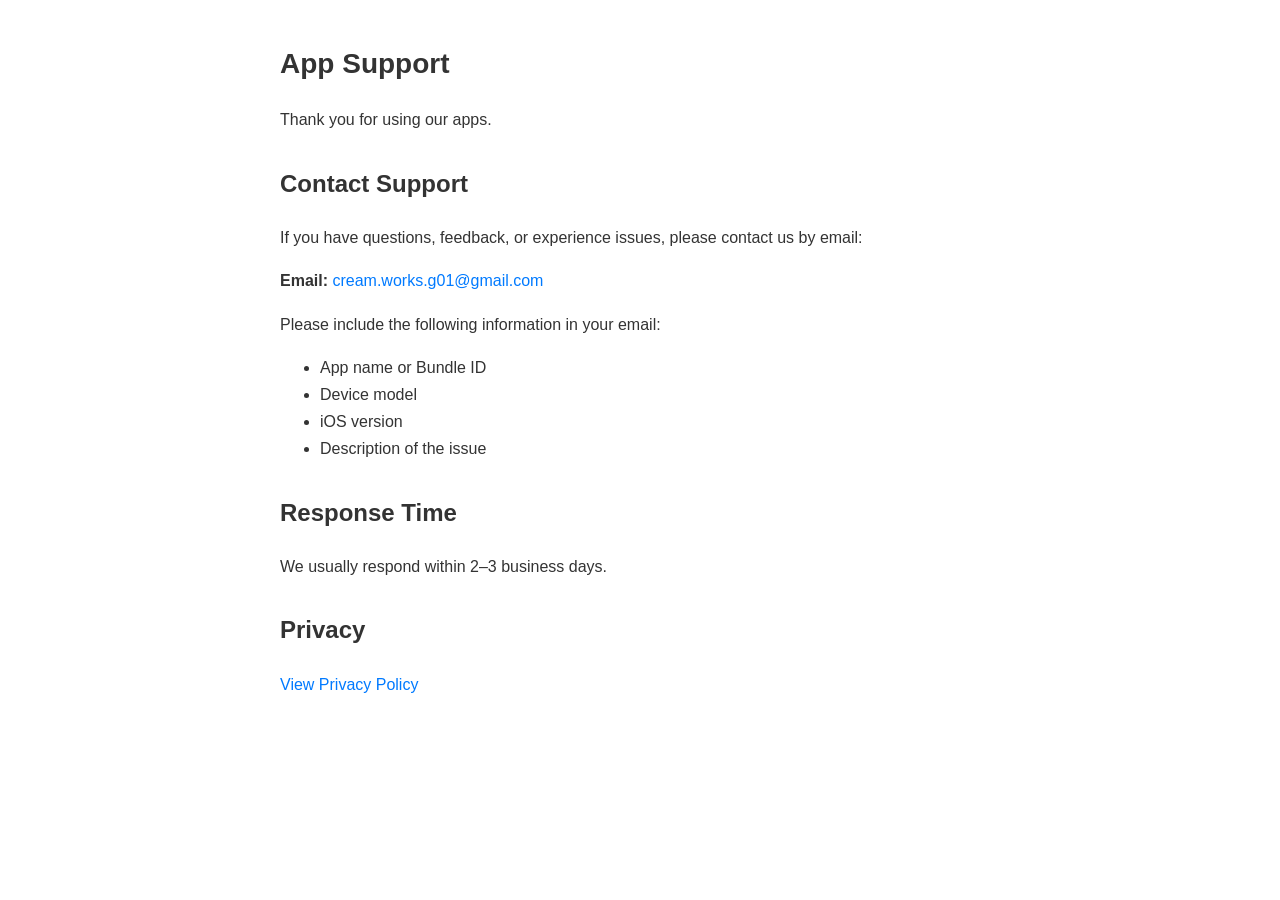
<file: support/index.html>
<!DOCTYPE html>
<html lang="en">
<head>
<meta charset="UTF-8">
<meta name="viewport" content="width=device-width, initial-scale=1.0">
<title>App Support</title>
<style>
body {
    font-family: -apple-system, BlinkMacSystemFont, sans-serif;
    max-width: 720px;
    margin: 40px auto;
    padding: 0 20px;
    line-height: 1.7;
    color: #333;
}
h1 { font-size: 28px; }
h2 { margin-top: 30px; }
a { color: #007aff; text-decoration: none; }
</style>
</head>
<body>

<h1>App Support</h1>

<p>Thank you for using our apps.</p>

<h2>Contact Support</h2>
<p>If you have questions, feedback, or experience issues, please contact us by email:</p>

<p>
<strong>Email:</strong>
<a href="mailto:cream.works.g01@gmail.com?subject=App%20Support%20Request">
cream.works.g01@gmail.com
</a>
</p>

<p>Please include the following information in your email:</p>
<ul>
<li>App name or Bundle ID</li>
<li>Device model</li>
<li>iOS version</li>
<li>Description of the issue</li>
</ul>

<h2>Response Time</h2>
<p>We usually respond within 2–3 business days.</p>

<h2>Privacy</h2>
<p>
<a href="../privacy/">
View Privacy Policy
</a>
</p>

</body>
</html>
</file>
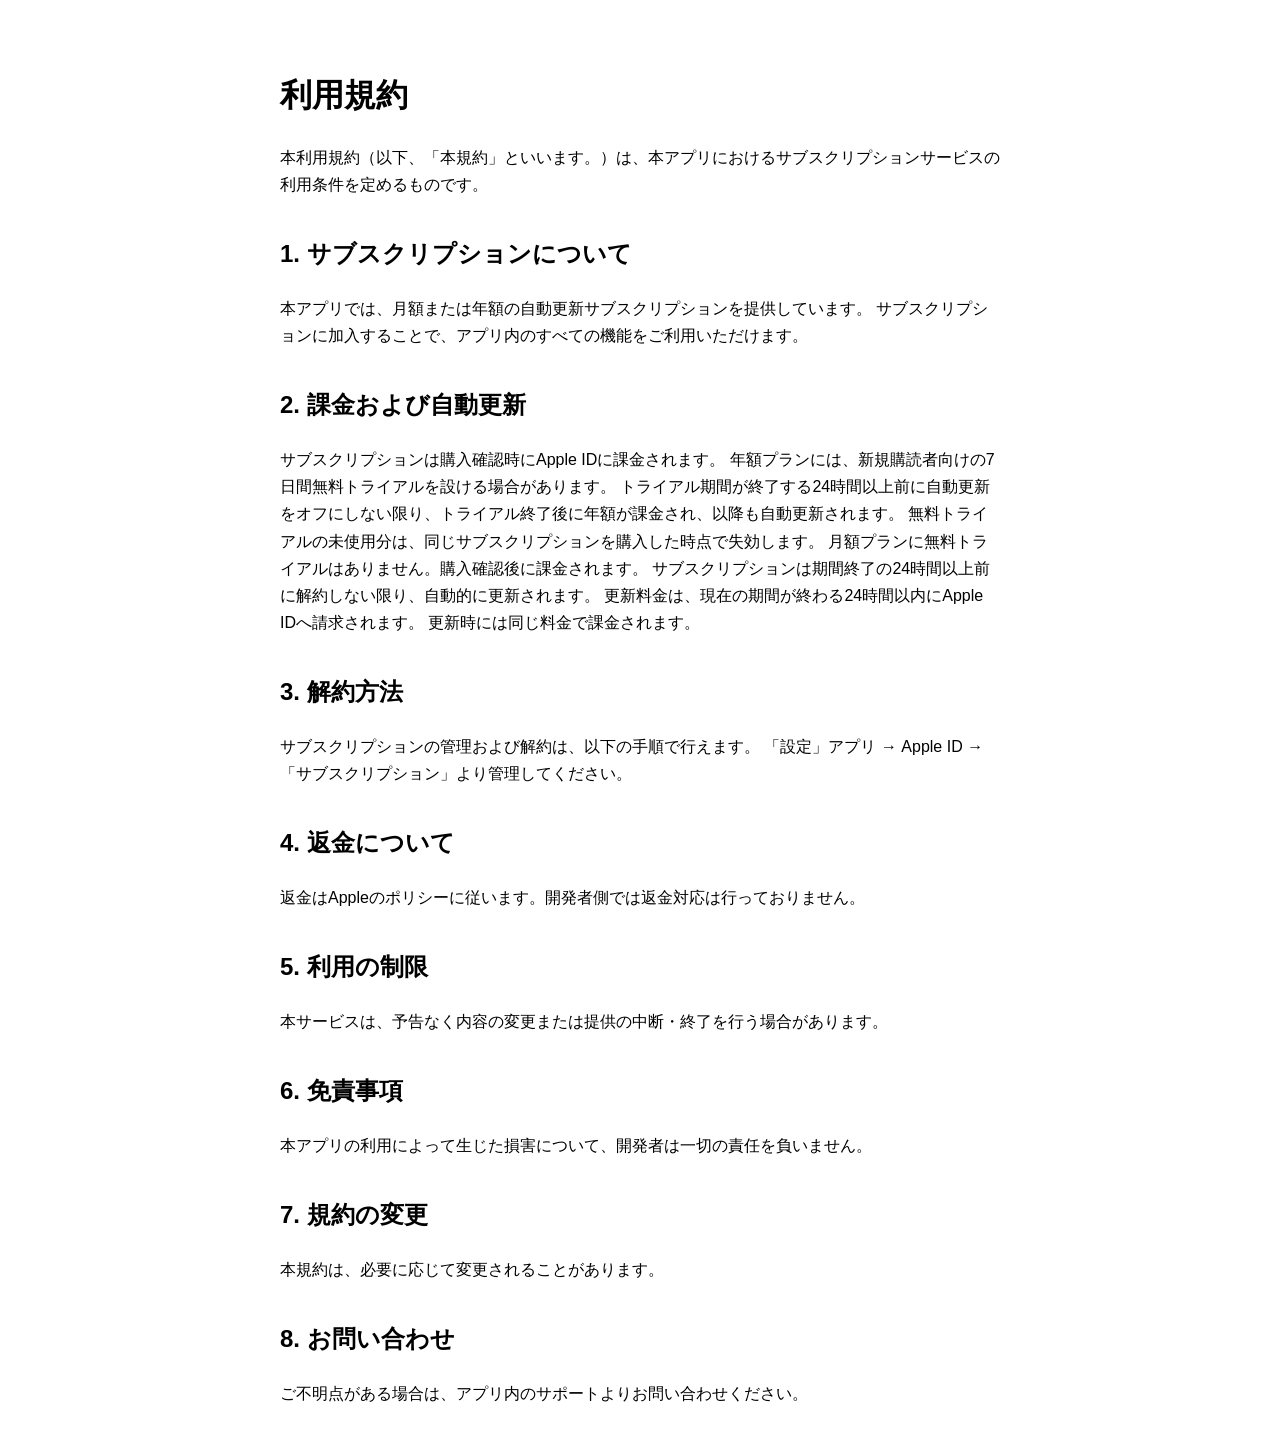
<file: terms/index.html>
<!DOCTYPE html>
<html lang="ja">
<head>
  <meta charset="UTF-8">
  <title>利用規約</title>
  <meta name="viewport" content="width=device-width, initial-scale=1.0">
  <style>
    body {
      font-family: -apple-system, BlinkMacSystemFont, "Helvetica Neue", Arial;
      line-height: 1.7;
      padding: 20px;
      max-width: 720px;
      margin: auto;
    }
    h1, h2 {
      margin-top: 1.5em;
    }
  </style>
</head>
<body>

<h1>利用規約</h1>

<p>本利用規約（以下、「本規約」といいます。）は、本アプリにおけるサブスクリプションサービスの利用条件を定めるものです。</p>

<h2>1. サブスクリプションについて</h2>
<p>
本アプリでは、月額または年額の自動更新サブスクリプションを提供しています。  
サブスクリプションに加入することで、アプリ内のすべての機能をご利用いただけます。
</p>

<h2>2. 課金および自動更新</h2>
<p>
サブスクリプションは購入確認時にApple IDに課金されます。  
年額プランには、新規購読者向けの7日間無料トライアルを設ける場合があります。  
トライアル期間が終了する24時間以上前に自動更新をオフにしない限り、トライアル終了後に年額が課金され、以降も自動更新されます。  
無料トライアルの未使用分は、同じサブスクリプションを購入した時点で失効します。  
月額プランに無料トライアルはありません。購入確認後に課金されます。  
サブスクリプションは期間終了の24時間以上前に解約しない限り、自動的に更新されます。  
更新料金は、現在の期間が終わる24時間以内にApple IDへ請求されます。  
更新時には同じ料金で課金されます。
</p>

<h2>3. 解約方法</h2>
<p>
サブスクリプションの管理および解約は、以下の手順で行えます。  
「設定」アプリ → Apple ID → 「サブスクリプション」より管理してください。
</p>

<h2>4. 返金について</h2>
<p>
返金はAppleのポリシーに従います。開発者側では返金対応は行っておりません。
</p>

<h2>5. 利用の制限</h2>
<p>
本サービスは、予告なく内容の変更または提供の中断・終了を行う場合があります。
</p>

<h2>6. 免責事項</h2>
<p>
本アプリの利用によって生じた損害について、開発者は一切の責任を負いません。
</p>

<h2>7. 規約の変更</h2>
<p>
本規約は、必要に応じて変更されることがあります。
</p>

<h2>8. お問い合わせ</h2>
<p>
ご不明点がある場合は、アプリ内のサポートよりお問い合わせください。
</p>

</body>
</html>
</file>
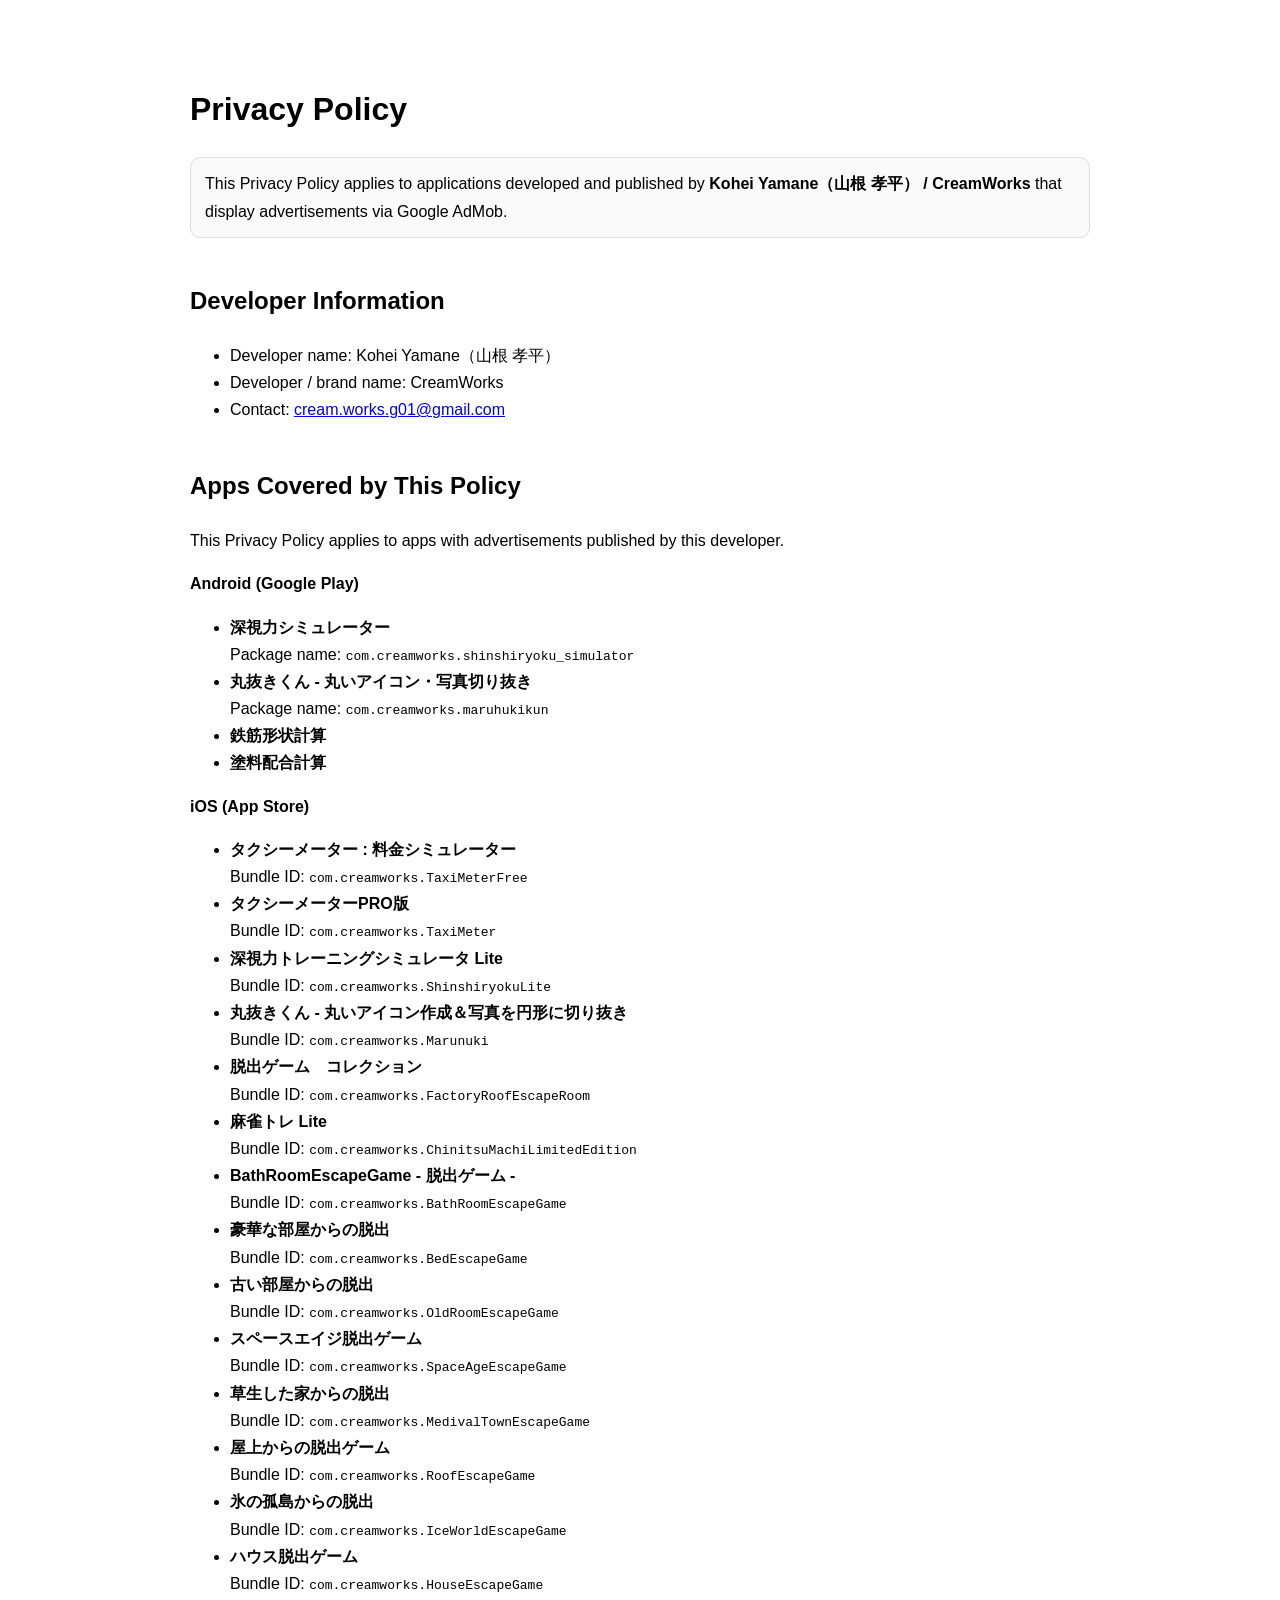
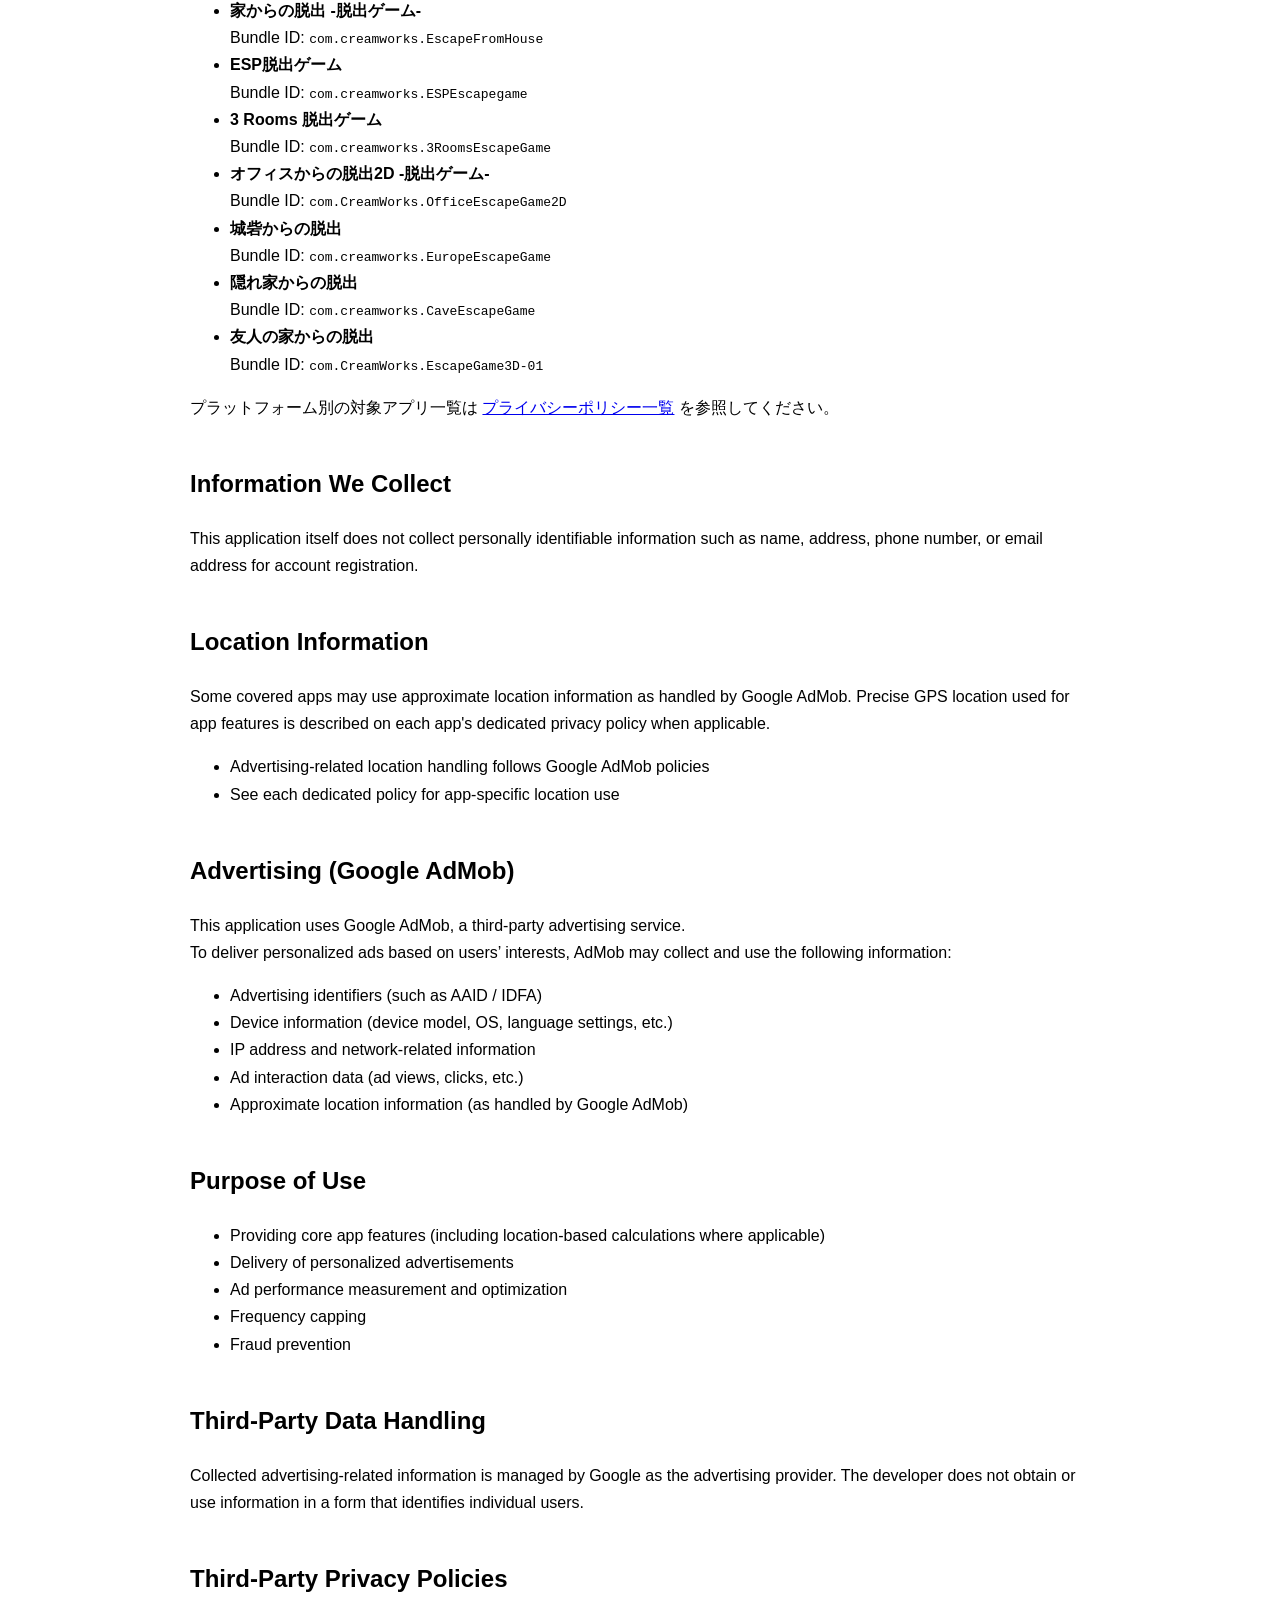
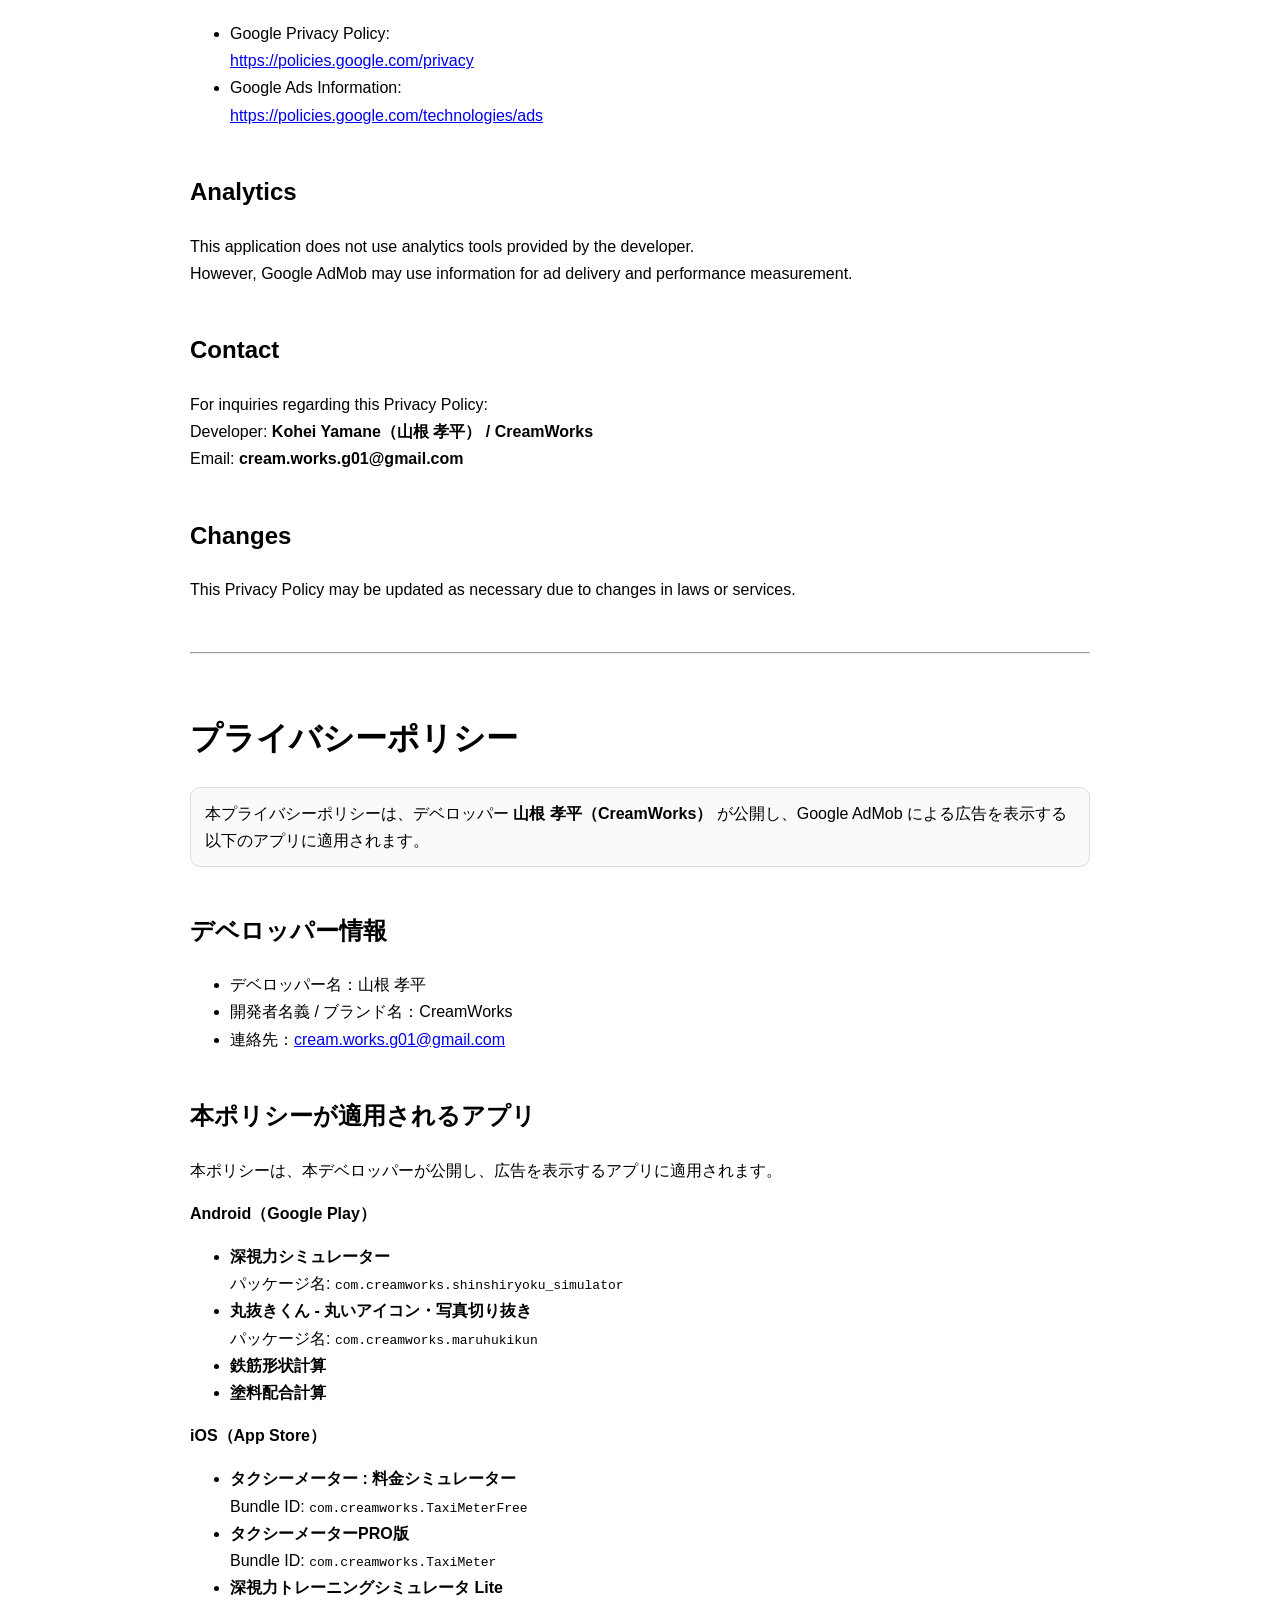
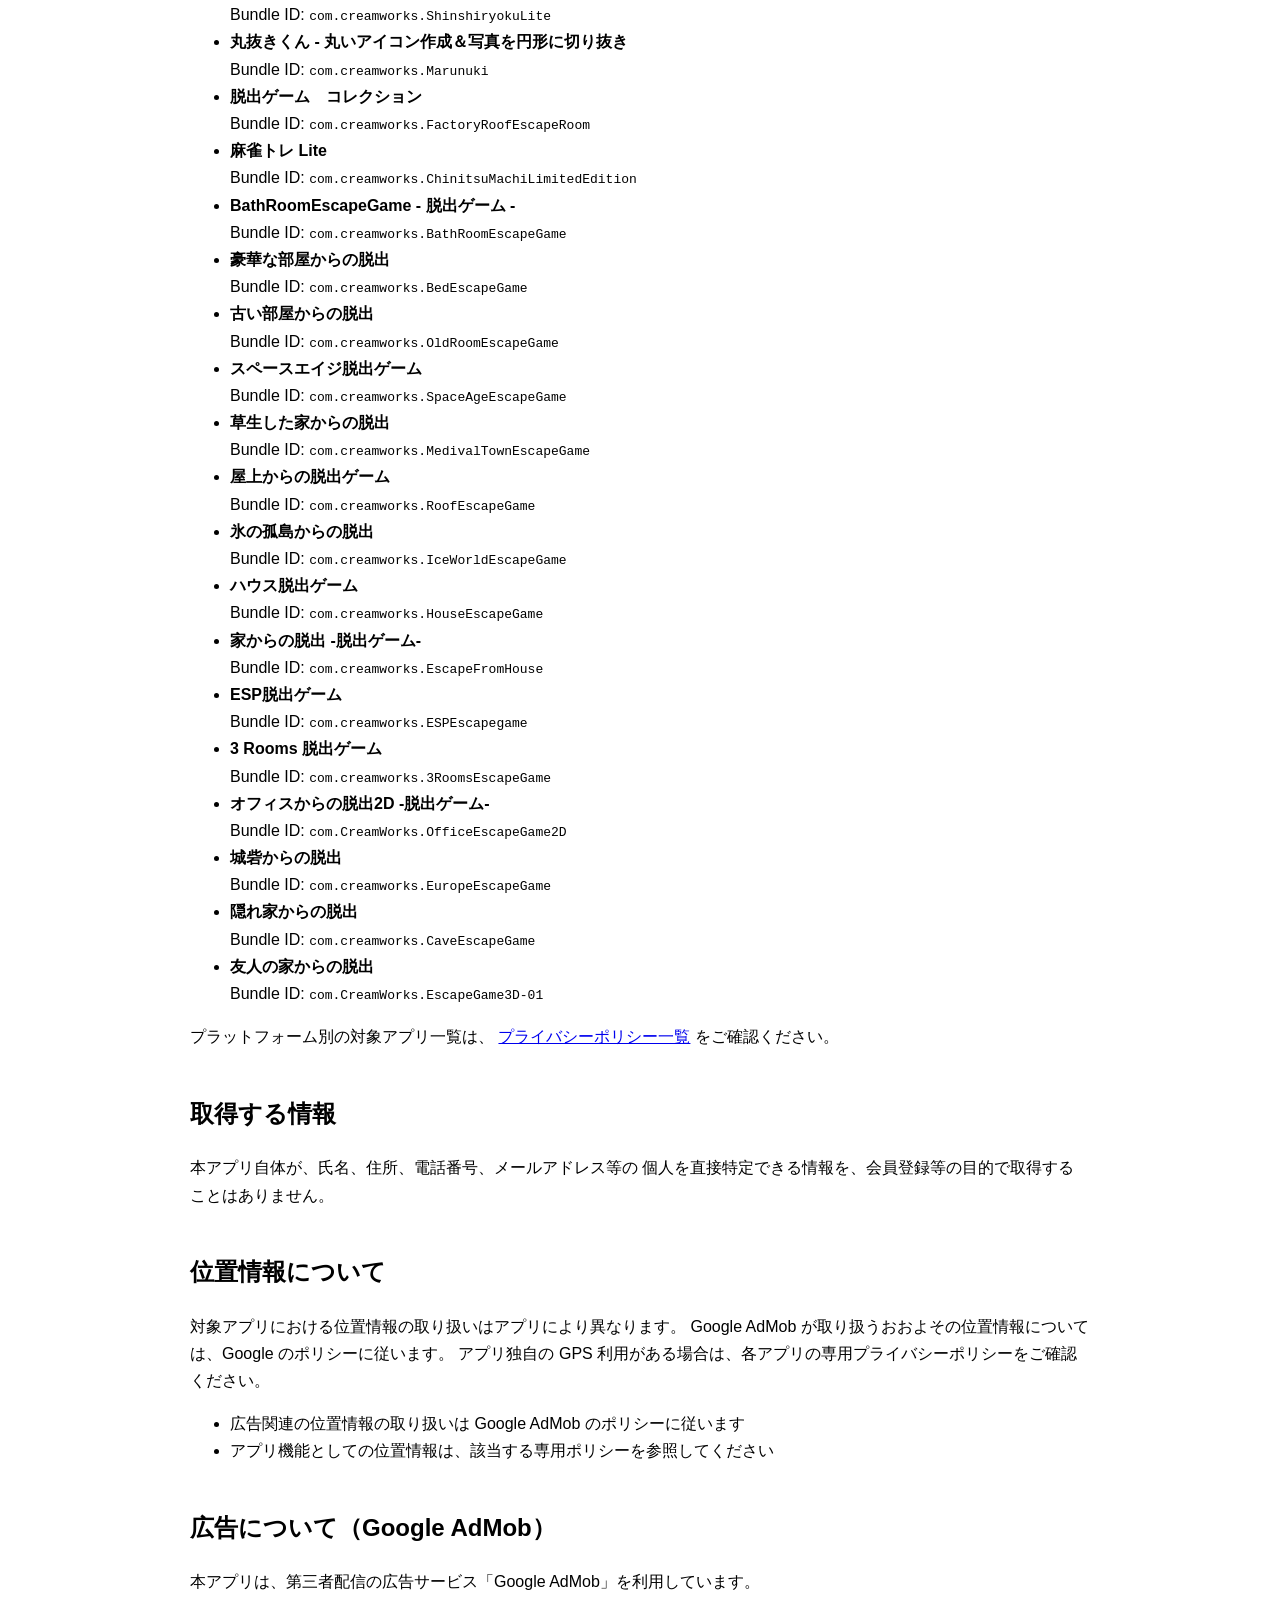
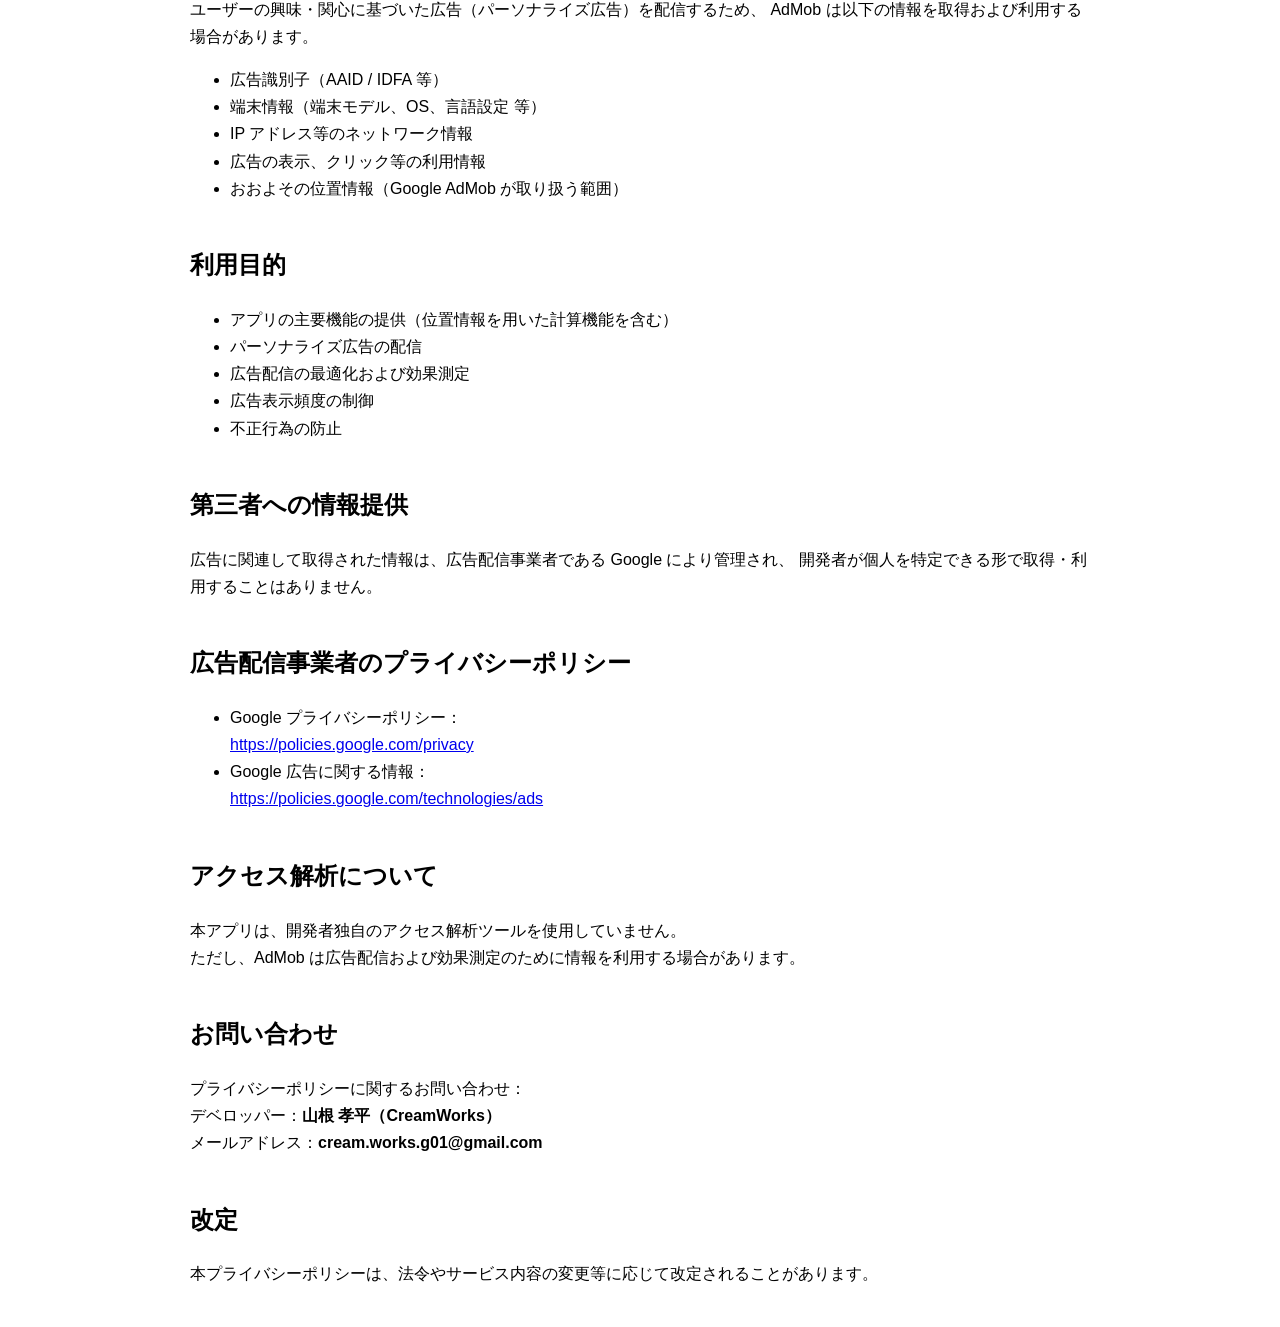
<file: privacy/ads.html>
<!DOCTYPE html>
<html lang="en">
<head>
  <meta charset="UTF-8" />
  <title>Privacy Policy / プライバシーポリシー（広告あり）</title>
  <meta name="viewport" content="width=device-width, initial-scale=1.0">
  <style>
    body {
      font-family: -apple-system, BlinkMacSystemFont, "Helvetica Neue", Arial, sans-serif;
      line-height: 1.7;
      padding: 24px;
      max-width: 900px;
      margin: auto;
    }
    h1, h2 {
      margin-top: 1.8em;
    }
    hr {
      margin: 3em 0;
    }
    a {
      word-break: break-all;
    }
    .note {
      padding: 12px 14px;
      border: 1px solid #ddd;
      border-radius: 10px;
      background: #fafafa;
    }
  </style>
</head>
<body>

<h1>Privacy Policy</h1>

<p class="note">
  This Privacy Policy applies to applications developed and published by
  <strong>Kohei Yamane（山根 孝平） / CreamWorks</strong>
  that display advertisements via Google AdMob.
</p>

<h2>Developer Information</h2>
<ul>
  <li>Developer name: Kohei Yamane（山根 孝平）</li>
  <li>Developer / brand name: CreamWorks</li>
  <li>Contact: <a href="mailto:cream.works.g01@gmail.com">cream.works.g01@gmail.com</a></li>
</ul>

<h2>Apps Covered by This Policy</h2>
<p>This Privacy Policy applies to apps with advertisements published by this developer.</p>
<p><strong>Android (Google Play)</strong></p>
<ul>
<!-- BEGIN:ADS_ANDROID_EN -->
  <li>
    <strong>深視力シミュレーター</strong><br>
    Package name: <code>com.creamworks.shinshiryoku_simulator</code>
  </li>
  <li>
    <strong>丸抜きくん - 丸いアイコン・写真切り抜き</strong><br>
    Package name: <code>com.creamworks.maruhukikun</code>
  </li>
  <li><strong>鉄筋形状計算</strong></li>
  <li><strong>塗料配合計算</strong></li>
<!-- END:ADS_ANDROID_EN -->
</ul>
<p><strong>iOS (App Store)</strong></p>
<ul>
<!-- BEGIN:ADS_IOS_EN -->
  <li>
    <strong>タクシーメーター : 料金シミュレーター</strong><br>
    Bundle ID: <code>com.creamworks.TaxiMeterFree</code>
  </li>
  <li>
    <strong>タクシーメーターPRO版</strong><br>
    Bundle ID: <code>com.creamworks.TaxiMeter</code>
  </li>
  <li>
    <strong>深視力トレーニングシミュレータ Lite</strong><br>
    Bundle ID: <code>com.creamworks.ShinshiryokuLite</code>
  </li>
  <li>
    <strong>丸抜きくん - 丸いアイコン作成＆写真を円形に切り抜き</strong><br>
    Bundle ID: <code>com.creamworks.Marunuki</code>
  </li>
  <li>
    <strong>脱出ゲーム　コレクション</strong><br>
    Bundle ID: <code>com.creamworks.FactoryRoofEscapeRoom</code>
  </li>
  <li>
    <strong>麻雀トレ Lite</strong><br>
    Bundle ID: <code>com.creamworks.ChinitsuMachiLimitedEdition</code>
  </li>
  <li>
    <strong>BathRoomEscapeGame - 脱出ゲーム -</strong><br>
    Bundle ID: <code>com.creamworks.BathRoomEscapeGame</code>
  </li>
  <li>
    <strong>豪華な部屋からの脱出</strong><br>
    Bundle ID: <code>com.creamworks.BedEscapeGame</code>
  </li>
  <li>
    <strong>古い部屋からの脱出</strong><br>
    Bundle ID: <code>com.creamworks.OldRoomEscapeGame</code>
  </li>
  <li>
    <strong>スペースエイジ脱出ゲーム</strong><br>
    Bundle ID: <code>com.creamworks.SpaceAgeEscapeGame</code>
  </li>
  <li>
    <strong>草生した家からの脱出</strong><br>
    Bundle ID: <code>com.creamworks.MedivalTownEscapeGame</code>
  </li>
  <li>
    <strong>屋上からの脱出ゲーム</strong><br>
    Bundle ID: <code>com.creamworks.RoofEscapeGame</code>
  </li>
  <li>
    <strong>氷の孤島からの脱出</strong><br>
    Bundle ID: <code>com.creamworks.IceWorldEscapeGame</code>
  </li>
  <li>
    <strong>ハウス脱出ゲーム</strong><br>
    Bundle ID: <code>com.creamworks.HouseEscapeGame</code>
  </li>
  <li>
    <strong>家からの脱出 -脱出ゲーム-</strong><br>
    Bundle ID: <code>com.creamworks.EscapeFromHouse</code>
  </li>
  <li>
    <strong>ESP脱出ゲーム</strong><br>
    Bundle ID: <code>com.creamworks.ESPEscapegame</code>
  </li>
  <li>
    <strong>3 Rooms 脱出ゲーム</strong><br>
    Bundle ID: <code>com.creamworks.3RoomsEscapeGame</code>
  </li>
  <li>
    <strong>オフィスからの脱出2D -脱出ゲーム-</strong><br>
    Bundle ID: <code>com.CreamWorks.OfficeEscapeGame2D</code>
  </li>
  <li>
    <strong>城砦からの脱出</strong><br>
    Bundle ID: <code>com.creamworks.EuropeEscapeGame</code>
  </li>
  <li>
    <strong>隠れ家からの脱出</strong><br>
    Bundle ID: <code>com.creamworks.CaveEscapeGame</code>
  </li>
  <li>
    <strong>友人の家からの脱出</strong><br>
    Bundle ID: <code>com.CreamWorks.EscapeGame3D-01</code>
  </li>
<!-- END:ADS_IOS_EN -->
</ul>
<p>
  プラットフォーム別の対象アプリ一覧は
  <a href="./">プライバシーポリシー一覧</a> を参照してください。
</p>

<h2>Information We Collect</h2>
<p>
  This application itself does not collect personally identifiable information
  such as name, address, phone number, or email address for account registration.
</p>

<h2>Location Information</h2>
<p>
  Some covered apps may use approximate location information as handled by Google AdMob.
  Precise GPS location used for app features is described on each app's dedicated privacy policy when applicable.
</p>
<ul>
  <li>Advertising-related location handling follows Google AdMob policies</li>
  <li>See each dedicated policy for app-specific location use</li>
</ul>

<h2>Advertising (Google AdMob)</h2>
<p>
  This application uses Google AdMob, a third-party advertising service.<br>
  To deliver personalized ads based on users’ interests, AdMob may collect and use
  the following information:
</p>
<ul>
  <li>Advertising identifiers (such as AAID / IDFA)</li>
  <li>Device information (device model, OS, language settings, etc.)</li>
  <li>IP address and network-related information</li>
  <li>Ad interaction data (ad views, clicks, etc.)</li>
  <li>Approximate location information (as handled by Google AdMob)</li>
</ul>

<h2>Purpose of Use</h2>
<ul>
  <li>Providing core app features (including location-based calculations where applicable)</li>
  <li>Delivery of personalized advertisements</li>
  <li>Ad performance measurement and optimization</li>
  <li>Frequency capping</li>
  <li>Fraud prevention</li>
</ul>

<h2>Third-Party Data Handling</h2>
<p>
  Collected advertising-related information is managed by Google as the advertising provider.
  The developer does not obtain or use information in a form that identifies individual users.
</p>

<h2>Third-Party Privacy Policies</h2>
<ul>
  <li>
    Google Privacy Policy:<br>
    <a href="https://policies.google.com/privacy" target="_blank" rel="noopener">
      https://policies.google.com/privacy
    </a>
  </li>
  <li>
    Google Ads Information:<br>
    <a href="https://policies.google.com/technologies/ads" target="_blank" rel="noopener">
      https://policies.google.com/technologies/ads
    </a>
  </li>
</ul>

<h2>Analytics</h2>
<p>
  This application does not use analytics tools provided by the developer.<br>
  However, Google AdMob may use information for ad delivery and performance measurement.
</p>

<h2>Contact</h2>
<p>
  For inquiries regarding this Privacy Policy:<br>
  Developer: <strong>Kohei Yamane（山根 孝平） / CreamWorks</strong><br>
  Email: <strong>cream.works.g01@gmail.com</strong>
</p>

<h2>Changes</h2>
<p>
  This Privacy Policy may be updated as necessary due to changes in laws or services.
</p>

<hr>

<h1>プライバシーポリシー</h1>

<p class="note">
  本プライバシーポリシーは、デベロッパー
  <strong>山根 孝平（CreamWorks）</strong>
  が公開し、Google AdMob による広告を表示する以下のアプリに適用されます。
</p>

<h2>デベロッパー情報</h2>
<ul>
  <li>デベロッパー名：山根 孝平</li>
  <li>開発者名義 / ブランド名：CreamWorks</li>
  <li>連絡先：<a href="mailto:cream.works.g01@gmail.com">cream.works.g01@gmail.com</a></li>
</ul>

<h2>本ポリシーが適用されるアプリ</h2>
<p>本ポリシーは、本デベロッパーが公開し、広告を表示するアプリに適用されます。</p>
<p><strong>Android（Google Play）</strong></p>
<ul>
<!-- BEGIN:ADS_ANDROID_JA -->
  <li>
    <strong>深視力シミュレーター</strong><br>
    パッケージ名: <code>com.creamworks.shinshiryoku_simulator</code>
  </li>
  <li>
    <strong>丸抜きくん - 丸いアイコン・写真切り抜き</strong><br>
    パッケージ名: <code>com.creamworks.maruhukikun</code>
  </li>
  <li><strong>鉄筋形状計算</strong></li>
  <li><strong>塗料配合計算</strong></li>
<!-- END:ADS_ANDROID_JA -->
</ul>
<p><strong>iOS（App Store）</strong></p>
<ul>
<!-- BEGIN:ADS_IOS_JA -->
  <li>
    <strong>タクシーメーター : 料金シミュレーター</strong><br>
    Bundle ID: <code>com.creamworks.TaxiMeterFree</code>
  </li>
  <li>
    <strong>タクシーメーターPRO版</strong><br>
    Bundle ID: <code>com.creamworks.TaxiMeter</code>
  </li>
  <li>
    <strong>深視力トレーニングシミュレータ Lite</strong><br>
    Bundle ID: <code>com.creamworks.ShinshiryokuLite</code>
  </li>
  <li>
    <strong>丸抜きくん - 丸いアイコン作成＆写真を円形に切り抜き</strong><br>
    Bundle ID: <code>com.creamworks.Marunuki</code>
  </li>
  <li>
    <strong>脱出ゲーム　コレクション</strong><br>
    Bundle ID: <code>com.creamworks.FactoryRoofEscapeRoom</code>
  </li>
  <li>
    <strong>麻雀トレ Lite</strong><br>
    Bundle ID: <code>com.creamworks.ChinitsuMachiLimitedEdition</code>
  </li>
  <li>
    <strong>BathRoomEscapeGame - 脱出ゲーム -</strong><br>
    Bundle ID: <code>com.creamworks.BathRoomEscapeGame</code>
  </li>
  <li>
    <strong>豪華な部屋からの脱出</strong><br>
    Bundle ID: <code>com.creamworks.BedEscapeGame</code>
  </li>
  <li>
    <strong>古い部屋からの脱出</strong><br>
    Bundle ID: <code>com.creamworks.OldRoomEscapeGame</code>
  </li>
  <li>
    <strong>スペースエイジ脱出ゲーム</strong><br>
    Bundle ID: <code>com.creamworks.SpaceAgeEscapeGame</code>
  </li>
  <li>
    <strong>草生した家からの脱出</strong><br>
    Bundle ID: <code>com.creamworks.MedivalTownEscapeGame</code>
  </li>
  <li>
    <strong>屋上からの脱出ゲーム</strong><br>
    Bundle ID: <code>com.creamworks.RoofEscapeGame</code>
  </li>
  <li>
    <strong>氷の孤島からの脱出</strong><br>
    Bundle ID: <code>com.creamworks.IceWorldEscapeGame</code>
  </li>
  <li>
    <strong>ハウス脱出ゲーム</strong><br>
    Bundle ID: <code>com.creamworks.HouseEscapeGame</code>
  </li>
  <li>
    <strong>家からの脱出 -脱出ゲーム-</strong><br>
    Bundle ID: <code>com.creamworks.EscapeFromHouse</code>
  </li>
  <li>
    <strong>ESP脱出ゲーム</strong><br>
    Bundle ID: <code>com.creamworks.ESPEscapegame</code>
  </li>
  <li>
    <strong>3 Rooms 脱出ゲーム</strong><br>
    Bundle ID: <code>com.creamworks.3RoomsEscapeGame</code>
  </li>
  <li>
    <strong>オフィスからの脱出2D -脱出ゲーム-</strong><br>
    Bundle ID: <code>com.CreamWorks.OfficeEscapeGame2D</code>
  </li>
  <li>
    <strong>城砦からの脱出</strong><br>
    Bundle ID: <code>com.creamworks.EuropeEscapeGame</code>
  </li>
  <li>
    <strong>隠れ家からの脱出</strong><br>
    Bundle ID: <code>com.creamworks.CaveEscapeGame</code>
  </li>
  <li>
    <strong>友人の家からの脱出</strong><br>
    Bundle ID: <code>com.CreamWorks.EscapeGame3D-01</code>
  </li>
<!-- END:ADS_IOS_JA -->
</ul>
<p>
  プラットフォーム別の対象アプリ一覧は、
  <a href="./">プライバシーポリシー一覧</a> をご確認ください。
</p>

<h2>取得する情報</h2>
<p>
  本アプリ自体が、氏名、住所、電話番号、メールアドレス等の
  個人を直接特定できる情報を、会員登録等の目的で取得することはありません。
</p>

<h2>位置情報について</h2>
<p>
  対象アプリにおける位置情報の取り扱いはアプリにより異なります。
  Google AdMob が取り扱うおおよその位置情報については、Google のポリシーに従います。
  アプリ独自の GPS 利用がある場合は、各アプリの専用プライバシーポリシーをご確認ください。
</p>
<ul>
  <li>広告関連の位置情報の取り扱いは Google AdMob のポリシーに従います</li>
  <li>アプリ機能としての位置情報は、該当する専用ポリシーを参照してください</li>
</ul>

<h2>広告について（Google AdMob）</h2>
<p>
  本アプリは、第三者配信の広告サービス「Google AdMob」を利用しています。<br>
  ユーザーの興味・関心に基づいた広告（パーソナライズ広告）を配信するため、
  AdMob は以下の情報を取得および利用する場合があります。
</p>
<ul>
  <li>広告識別子（AAID / IDFA 等）</li>
  <li>端末情報（端末モデル、OS、言語設定 等）</li>
  <li>IP アドレス等のネットワーク情報</li>
  <li>広告の表示、クリック等の利用情報</li>
  <li>おおよその位置情報（Google AdMob が取り扱う範囲）</li>
</ul>

<h2>利用目的</h2>
<ul>
  <li>アプリの主要機能の提供（位置情報を用いた計算機能を含む）</li>
  <li>パーソナライズ広告の配信</li>
  <li>広告配信の最適化および効果測定</li>
  <li>広告表示頻度の制御</li>
  <li>不正行為の防止</li>
</ul>

<h2>第三者への情報提供</h2>
<p>
  広告に関連して取得された情報は、広告配信事業者である Google により管理され、
  開発者が個人を特定できる形で取得・利用することはありません。
</p>

<h2>広告配信事業者のプライバシーポリシー</h2>
<ul>
  <li>
    Google プライバシーポリシー：<br>
    <a href="https://policies.google.com/privacy" target="_blank" rel="noopener">
      https://policies.google.com/privacy
    </a>
  </li>
  <li>
    Google 広告に関する情報：<br>
    <a href="https://policies.google.com/technologies/ads" target="_blank" rel="noopener">
      https://policies.google.com/technologies/ads
    </a>
  </li>
</ul>

<h2>アクセス解析について</h2>
<p>
  本アプリは、開発者独自のアクセス解析ツールを使用していません。<br>
  ただし、AdMob は広告配信および効果測定のために情報を利用する場合があります。
</p>

<h2>お問い合わせ</h2>
<p>
  プライバシーポリシーに関するお問い合わせ：<br>
  デベロッパー：<strong>山根 孝平（CreamWorks）</strong><br>
  メールアドレス：<strong>cream.works.g01@gmail.com</strong>
</p>

<h2>改定</h2>
<p>
  本プライバシーポリシーは、法令やサービス内容の変更等に応じて改定されることがあります。
</p>

</body>
</html>
</file>
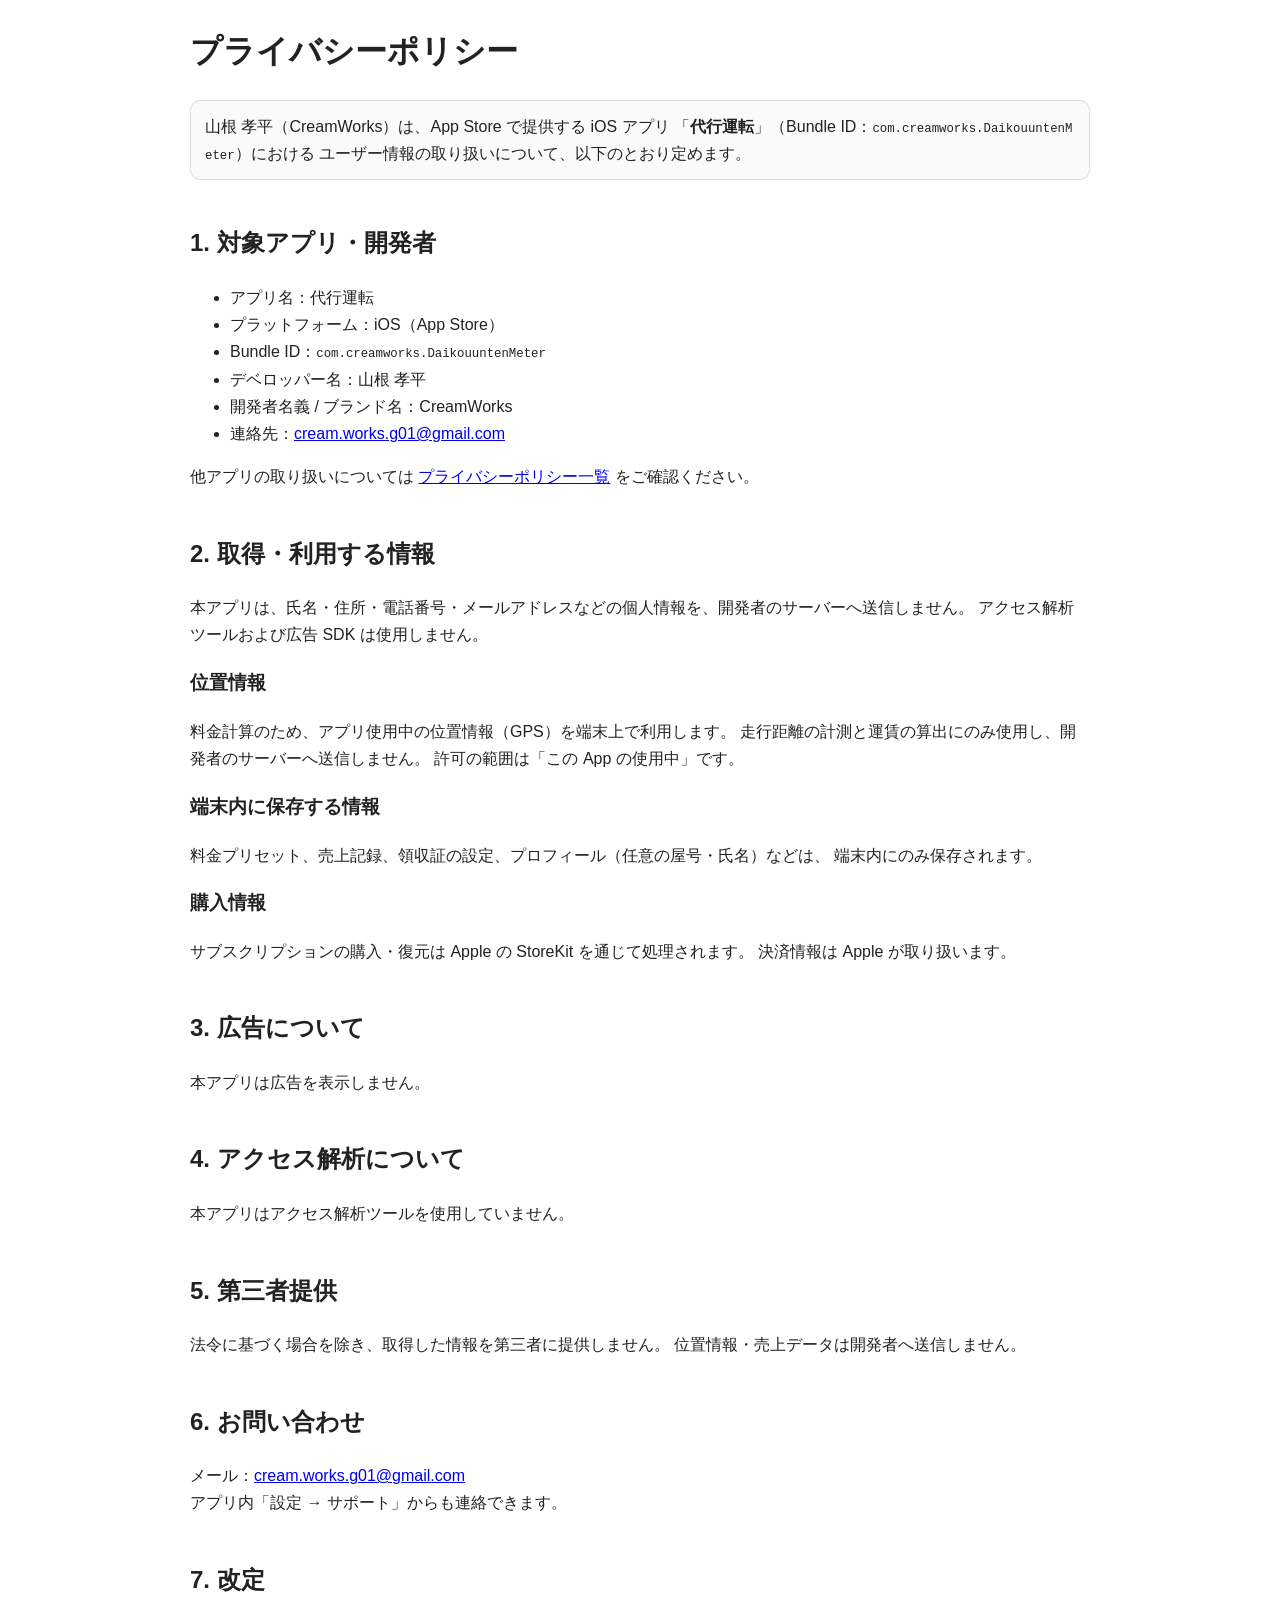
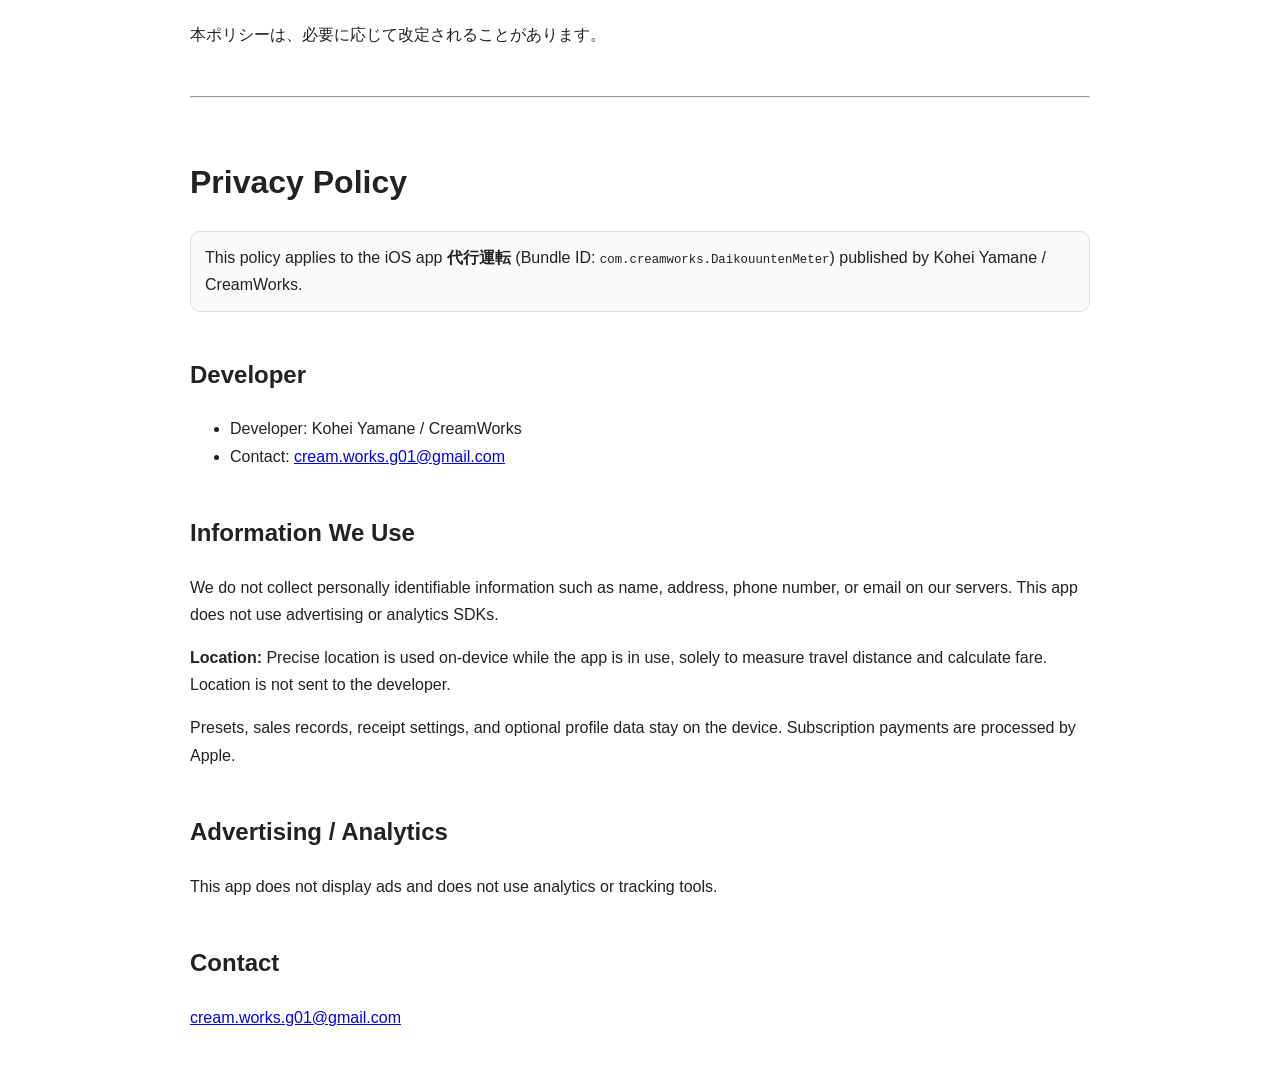
<file: privacy/daikouunten.html>
<!DOCTYPE html>
<html lang="ja">
<head>
  <meta charset="UTF-8" />
  <title>プライバシーポリシー｜代行運転</title>
  <meta name="viewport" content="width=device-width, initial-scale=1.0">
  <style>
    body {
      font-family: -apple-system, BlinkMacSystemFont, "Helvetica Neue", Arial, sans-serif;
      line-height: 1.7;
      padding: 24px;
      max-width: 900px;
      margin: auto;
      color: #222;
    }
    h1, h2 {
      margin-top: 1.8em;
    }
    h1:first-of-type {
      margin-top: 0;
    }
    hr {
      margin: 3em 0;
    }
    a {
      word-break: break-all;
    }
    .note {
      padding: 12px 14px;
      border: 1px solid #ddd;
      border-radius: 10px;
      background: #fafafa;
    }
    code {
      font-size: 0.95em;
      word-break: break-all;
    }
  </style>
</head>
<body>

<h1>プライバシーポリシー</h1>

<p class="note">
  山根 孝平（CreamWorks）は、App Store で提供する iOS アプリ
  「<strong>代行運転</strong>」（Bundle ID：<code>com.creamworks.DaikouuntenMeter</code>）における
  ユーザー情報の取り扱いについて、以下のとおり定めます。
</p>

<h2>1. 対象アプリ・開発者</h2>
<ul>
  <li>アプリ名：代行運転</li>
  <li>プラットフォーム：iOS（App Store）</li>
  <li>Bundle ID：<code>com.creamworks.DaikouuntenMeter</code></li>
  <li>デベロッパー名：山根 孝平</li>
  <li>開発者名義 / ブランド名：CreamWorks</li>
  <li>連絡先：<a href="mailto:cream.works.g01@gmail.com">cream.works.g01@gmail.com</a></li>
</ul>
<p>
  他アプリの取り扱いについては
  <a href="./">プライバシーポリシー一覧</a> をご確認ください。
</p>

<h2>2. 取得・利用する情報</h2>
<p>
  本アプリは、氏名・住所・電話番号・メールアドレスなどの個人情報を、開発者のサーバーへ送信しません。
  アクセス解析ツールおよび広告 SDK は使用しません。
</p>

<h3>位置情報</h3>
<p>
  料金計算のため、アプリ使用中の位置情報（GPS）を端末上で利用します。
  走行距離の計測と運賃の算出にのみ使用し、開発者のサーバーへ送信しません。
  許可の範囲は「この App の使用中」です。
</p>

<h3>端末内に保存する情報</h3>
<p>
  料金プリセット、売上記録、領収証の設定、プロフィール（任意の屋号・氏名）などは、
  端末内にのみ保存されます。
</p>

<h3>購入情報</h3>
<p>
  サブスクリプションの購入・復元は Apple の StoreKit を通じて処理されます。
  決済情報は Apple が取り扱います。
</p>

<h2>3. 広告について</h2>
<p>本アプリは広告を表示しません。</p>

<h2>4. アクセス解析について</h2>
<p>本アプリはアクセス解析ツールを使用していません。</p>

<h2>5. 第三者提供</h2>
<p>
  法令に基づく場合を除き、取得した情報を第三者に提供しません。
  位置情報・売上データは開発者へ送信しません。
</p>

<h2>6. お問い合わせ</h2>
<p>
  メール：<a href="mailto:cream.works.g01@gmail.com">cream.works.g01@gmail.com</a><br>
  アプリ内「設定 → サポート」からも連絡できます。
</p>

<h2>7. 改定</h2>
<p>本ポリシーは、必要に応じて改定されることがあります。</p>

<hr>

<h1>Privacy Policy</h1>

<p class="note">
  This policy applies to the iOS app <strong>代行運転</strong>
  (Bundle ID: <code>com.creamworks.DaikouuntenMeter</code>)
  published by Kohei Yamane / CreamWorks.
</p>

<h2>Developer</h2>
<ul>
  <li>Developer: Kohei Yamane / CreamWorks</li>
  <li>Contact: <a href="mailto:cream.works.g01@gmail.com">cream.works.g01@gmail.com</a></li>
</ul>

<h2>Information We Use</h2>
<p>
  We do not collect personally identifiable information such as name, address, phone number, or email
  on our servers. This app does not use advertising or analytics SDKs.
</p>
<p>
  <strong>Location:</strong> Precise location is used on-device while the app is in use, solely to
  measure travel distance and calculate fare. Location is not sent to the developer.
</p>
<p>
  Presets, sales records, receipt settings, and optional profile data stay on the device.
  Subscription payments are processed by Apple.
</p>

<h2>Advertising / Analytics</h2>
<p>This app does not display ads and does not use analytics or tracking tools.</p>

<h2>Contact</h2>
<p><a href="mailto:cream.works.g01@gmail.com">cream.works.g01@gmail.com</a></p>

</body>
</html>
</file>
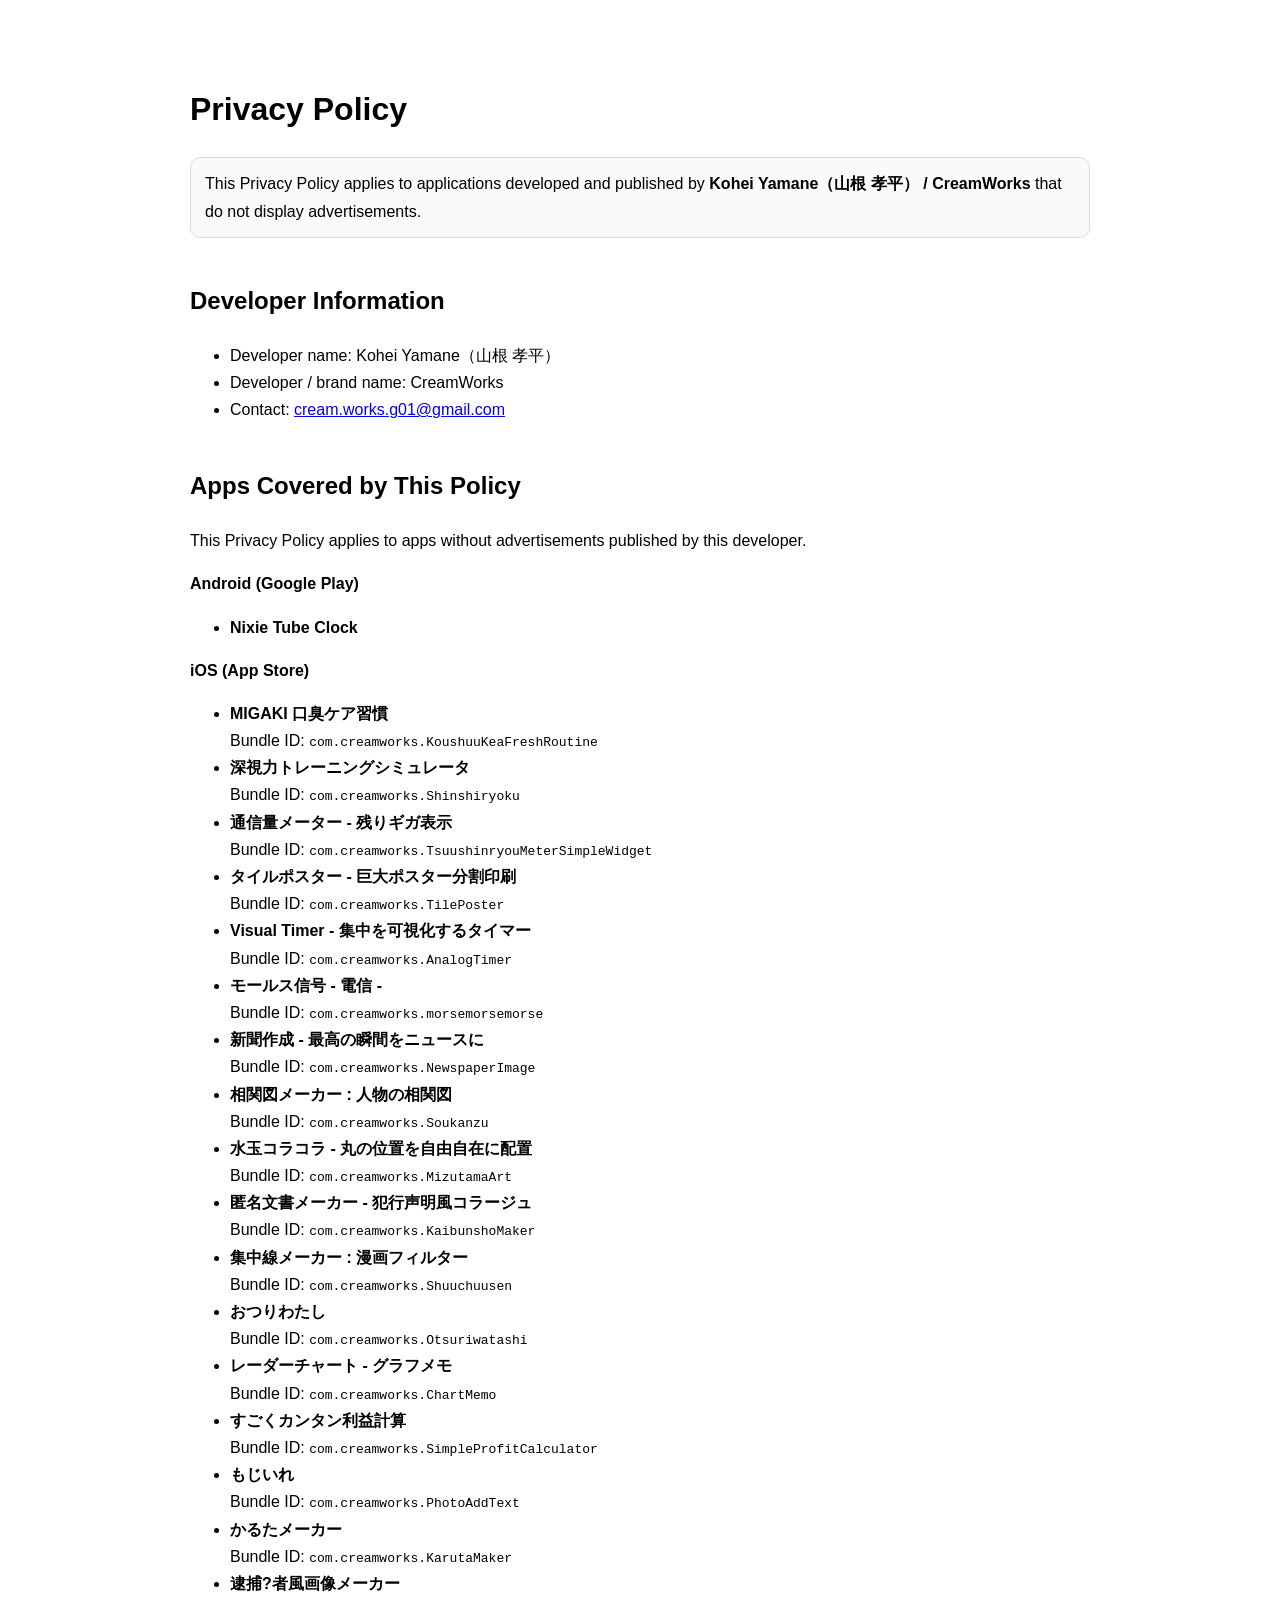
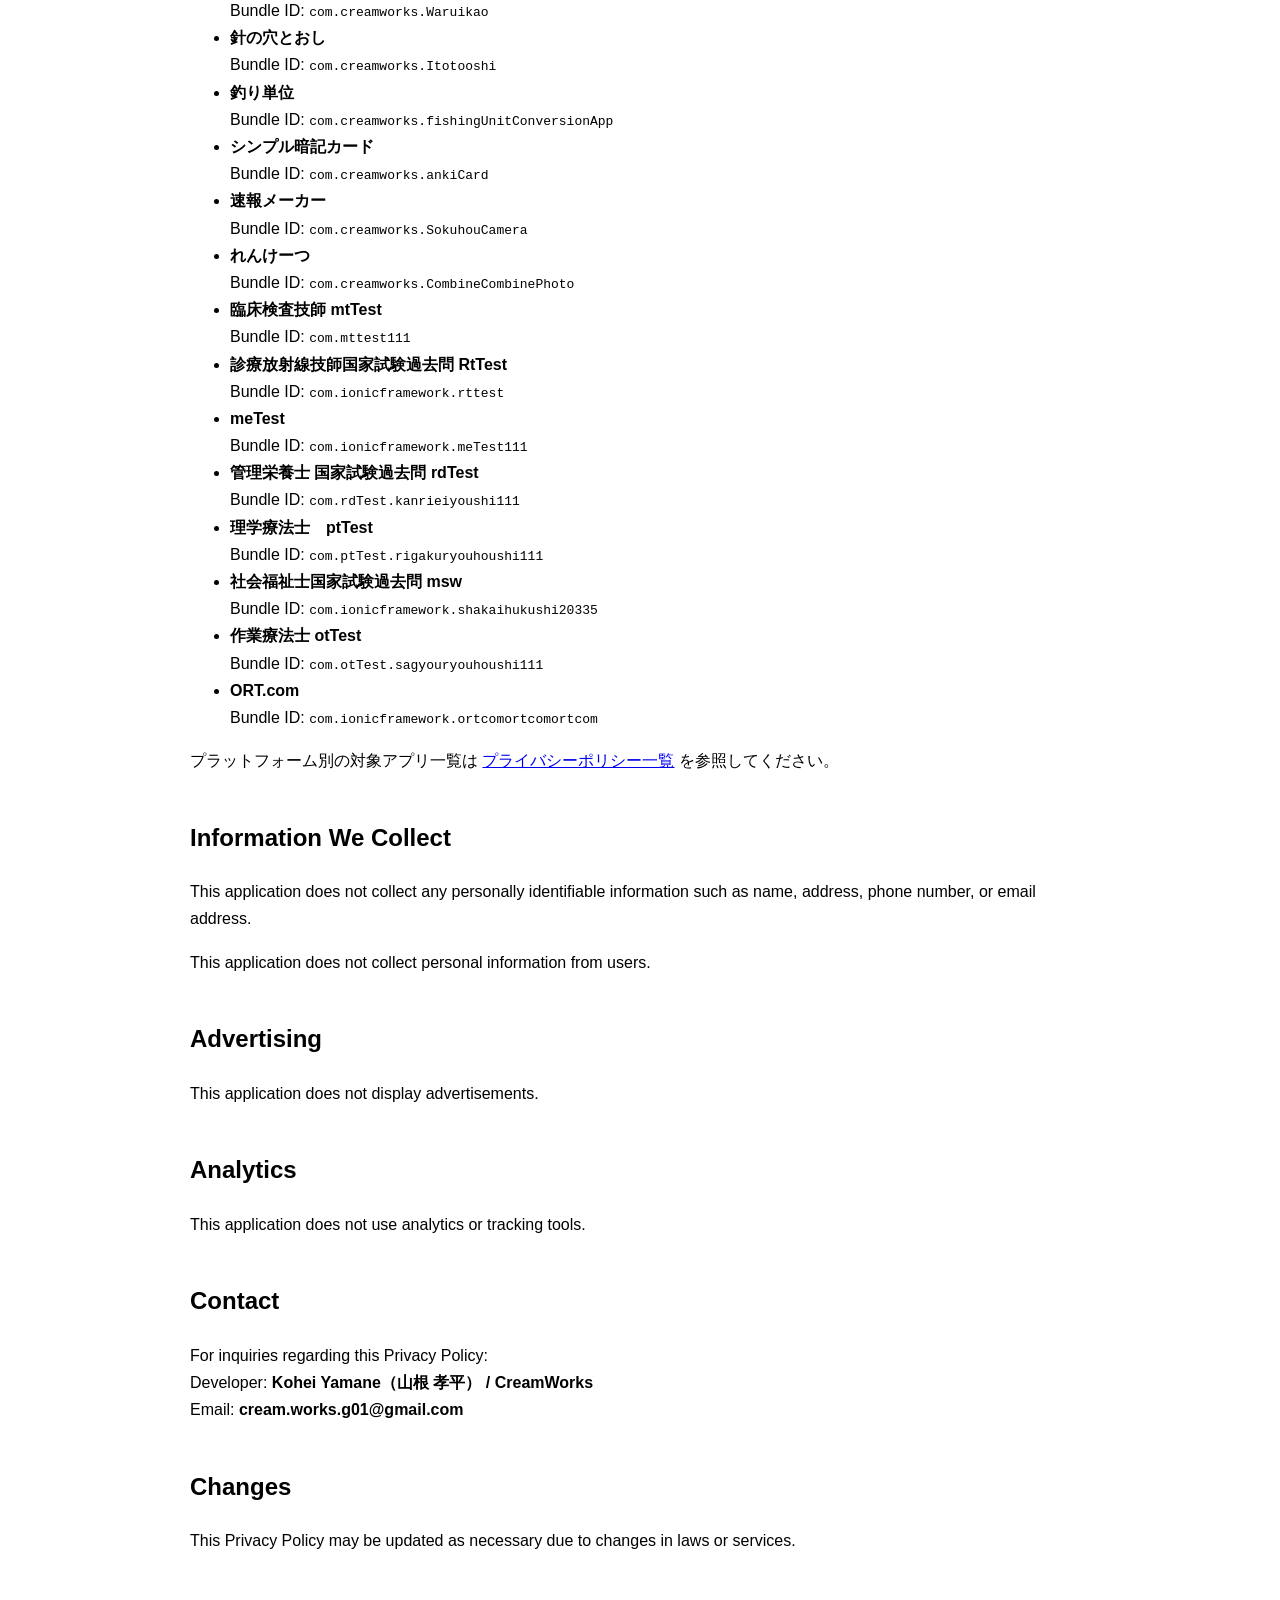
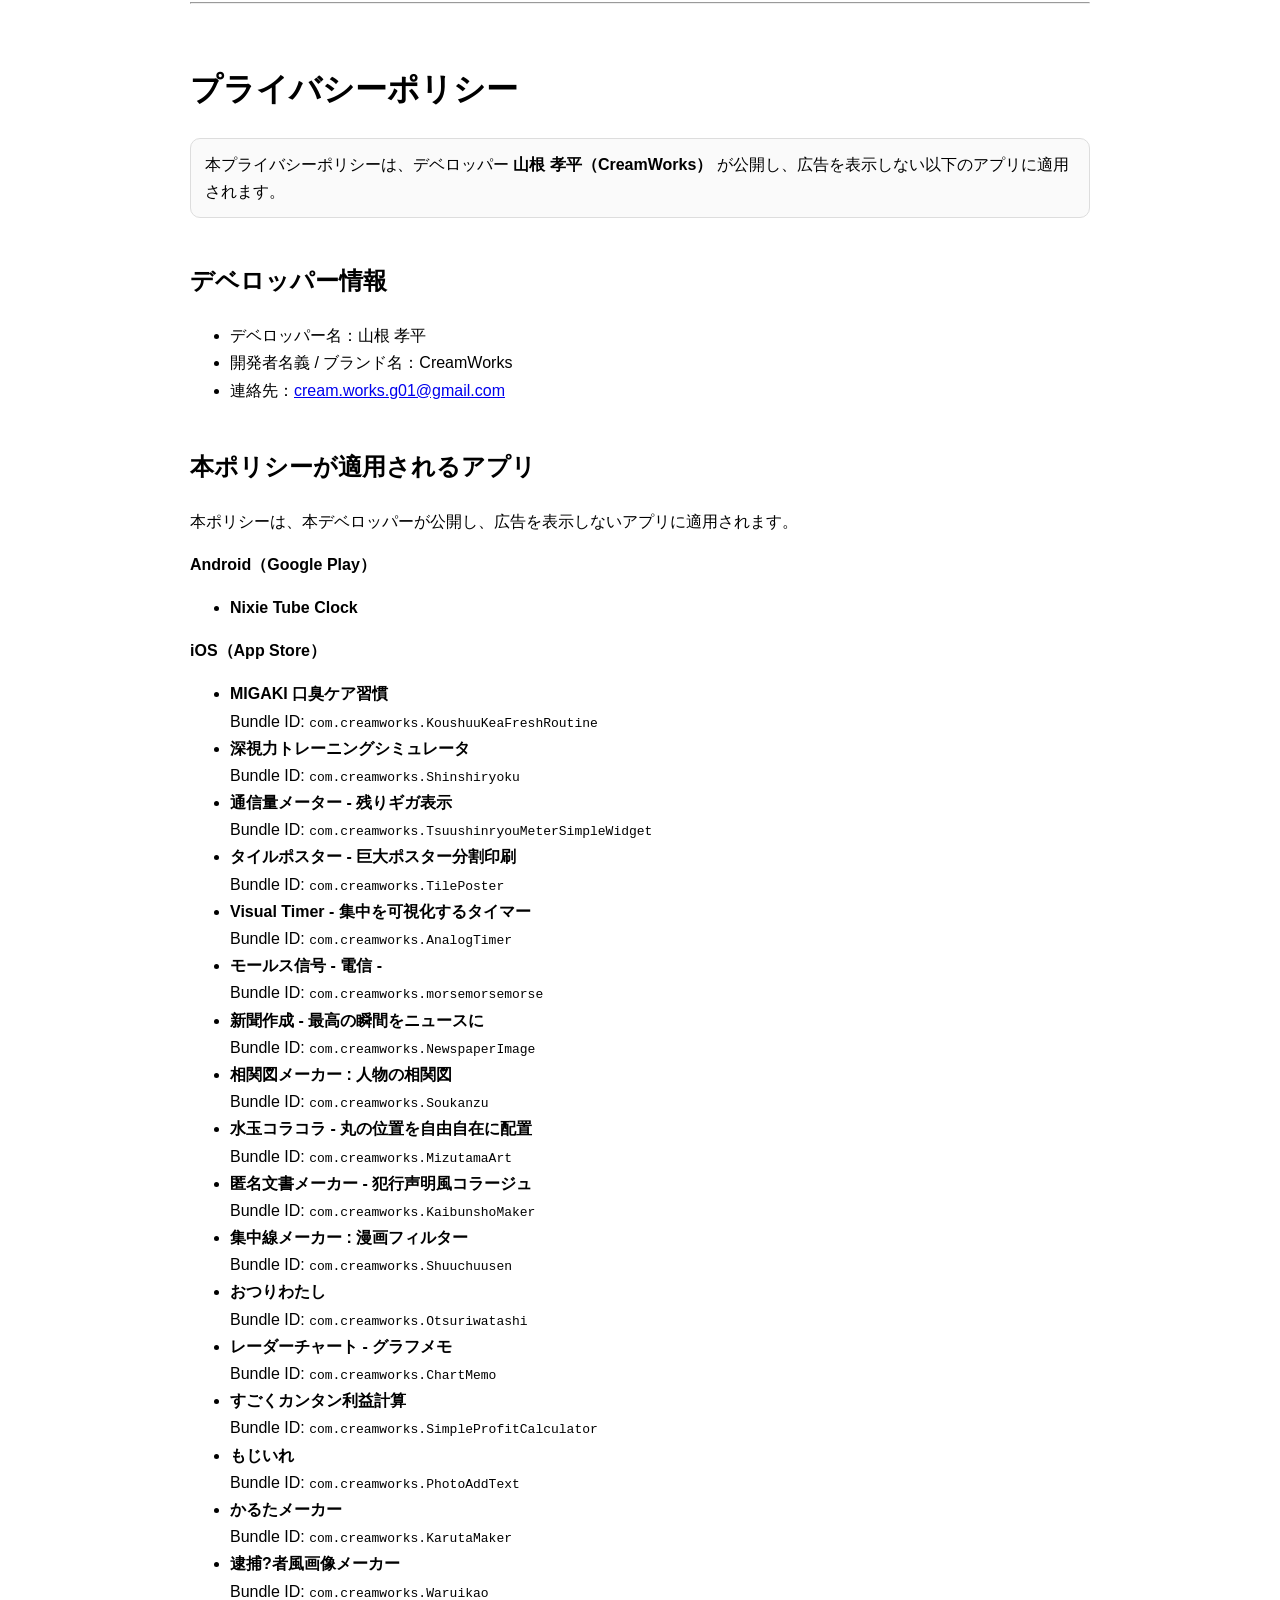
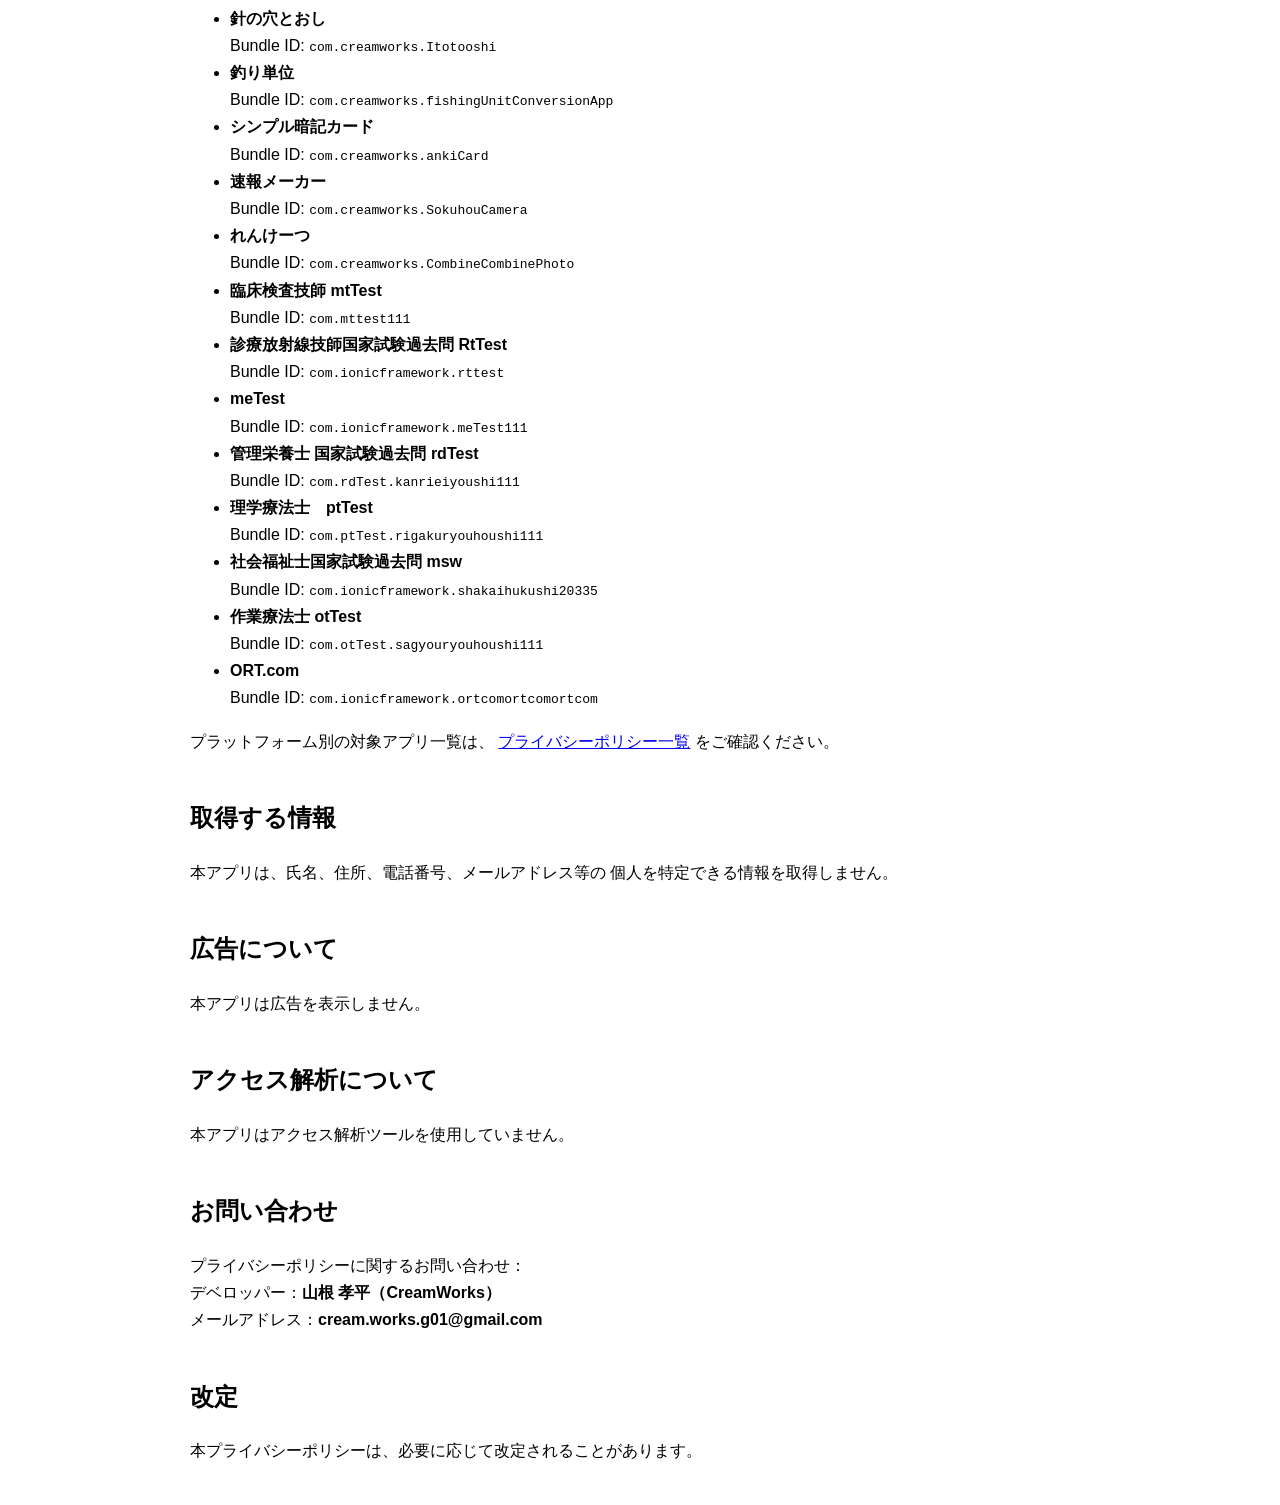
<file: privacy/no-ads.html>
<!DOCTYPE html>
<html lang="en">
<head>
  <meta charset="UTF-8" />
  <title>Privacy Policy / プライバシーポリシー（広告なし）</title>
  <meta name="viewport" content="width=device-width, initial-scale=1.0">
  <style>
    body {
      font-family: -apple-system, BlinkMacSystemFont, "Helvetica Neue", Arial, sans-serif;
      line-height: 1.7;
      padding: 24px;
      max-width: 900px;
      margin: auto;
    }
    h1, h2 {
      margin-top: 1.8em;
    }
    hr {
      margin: 3em 0;
    }
    a {
      word-break: break-all;
    }
    .note {
      padding: 12px 14px;
      border: 1px solid #ddd;
      border-radius: 10px;
      background: #fafafa;
    }
  </style>
</head>
<body>

<h1>Privacy Policy</h1>

<p class="note">
  This Privacy Policy applies to applications developed and published by
  <strong>Kohei Yamane（山根 孝平） / CreamWorks</strong>
  that do not display advertisements.
</p>

<h2>Developer Information</h2>
<ul>
  <li>Developer name: Kohei Yamane（山根 孝平）</li>
  <li>Developer / brand name: CreamWorks</li>
  <li>Contact: <a href="mailto:cream.works.g01@gmail.com">cream.works.g01@gmail.com</a></li>
</ul>

<h2>Apps Covered by This Policy</h2>
<p>This Privacy Policy applies to apps without advertisements published by this developer.</p>
<p><strong>Android (Google Play)</strong></p>
<ul>
<!-- BEGIN:NOADS_ANDROID_EN -->
  <li><strong>Nixie Tube Clock</strong></li>
<!-- END:NOADS_ANDROID_EN -->
</ul>
<p><strong>iOS (App Store)</strong></p>
<ul>
<!-- BEGIN:NOADS_IOS_EN -->
  <li>
    <strong>MIGAKI 口臭ケア習慣</strong><br>
    Bundle ID: <code>com.creamworks.KoushuuKeaFreshRoutine</code>
  </li>
  <li>
    <strong>深視力トレーニングシミュレータ</strong><br>
    Bundle ID: <code>com.creamworks.Shinshiryoku</code>
  </li>
  <li>
    <strong>通信量メーター - 残りギガ表示</strong><br>
    Bundle ID: <code>com.creamworks.TsuushinryouMeterSimpleWidget</code>
  </li>
  <li>
    <strong>タイルポスター - 巨大ポスター分割印刷</strong><br>
    Bundle ID: <code>com.creamworks.TilePoster</code>
  </li>
  <li>
    <strong>Visual Timer - 集中を可視化するタイマー</strong><br>
    Bundle ID: <code>com.creamworks.AnalogTimer</code>
  </li>
  <li>
    <strong>モールス信号 - 電信 -</strong><br>
    Bundle ID: <code>com.creamworks.morsemorsemorse</code>
  </li>
  <li>
    <strong>新聞作成 - 最高の瞬間をニュースに</strong><br>
    Bundle ID: <code>com.creamworks.NewspaperImage</code>
  </li>
  <li>
    <strong>相関図メーカー : 人物の相関図</strong><br>
    Bundle ID: <code>com.creamworks.Soukanzu</code>
  </li>
  <li>
    <strong>水玉コラコラ - 丸の位置を自由自在に配置</strong><br>
    Bundle ID: <code>com.creamworks.MizutamaArt</code>
  </li>
  <li>
    <strong>匿名文書メーカー - 犯行声明風コラージュ</strong><br>
    Bundle ID: <code>com.creamworks.KaibunshoMaker</code>
  </li>
  <li>
    <strong>集中線メーカー : 漫画フィルター</strong><br>
    Bundle ID: <code>com.creamworks.Shuuchuusen</code>
  </li>
  <li>
    <strong>おつりわたし</strong><br>
    Bundle ID: <code>com.creamworks.Otsuriwatashi</code>
  </li>
  <li>
    <strong>レーダーチャート - グラフメモ</strong><br>
    Bundle ID: <code>com.creamworks.ChartMemo</code>
  </li>
  <li>
    <strong>すごくカンタン利益計算</strong><br>
    Bundle ID: <code>com.creamworks.SimpleProfitCalculator</code>
  </li>
  <li>
    <strong>もじいれ</strong><br>
    Bundle ID: <code>com.creamworks.PhotoAddText</code>
  </li>
  <li>
    <strong>かるたメーカー</strong><br>
    Bundle ID: <code>com.creamworks.KarutaMaker</code>
  </li>
  <li>
    <strong>逮捕?者風画像メーカー</strong><br>
    Bundle ID: <code>com.creamworks.Waruikao</code>
  </li>
  <li>
    <strong>針の穴とおし</strong><br>
    Bundle ID: <code>com.creamworks.Itotooshi</code>
  </li>
  <li>
    <strong>釣り単位</strong><br>
    Bundle ID: <code>com.creamworks.fishingUnitConversionApp</code>
  </li>
  <li>
    <strong>シンプル暗記カード</strong><br>
    Bundle ID: <code>com.creamworks.ankiCard</code>
  </li>
  <li>
    <strong>速報メーカー</strong><br>
    Bundle ID: <code>com.creamworks.SokuhouCamera</code>
  </li>
  <li>
    <strong>れんけーつ</strong><br>
    Bundle ID: <code>com.creamworks.CombineCombinePhoto</code>
  </li>
  <li>
    <strong>臨床検査技師 mtTest</strong><br>
    Bundle ID: <code>com.mttest111</code>
  </li>
  <li>
    <strong>診療放射線技師国家試験過去問 RtTest</strong><br>
    Bundle ID: <code>com.ionicframework.rttest</code>
  </li>
  <li>
    <strong>meTest</strong><br>
    Bundle ID: <code>com.ionicframework.meTest111</code>
  </li>
  <li>
    <strong>管理栄養士 国家試験過去問 rdTest</strong><br>
    Bundle ID: <code>com.rdTest.kanrieiyoushi111</code>
  </li>
  <li>
    <strong>理学療法士　ptTest</strong><br>
    Bundle ID: <code>com.ptTest.rigakuryouhoushi111</code>
  </li>
  <li>
    <strong>社会福祉士国家試験過去問 msw</strong><br>
    Bundle ID: <code>com.ionicframework.shakaihukushi20335</code>
  </li>
  <li>
    <strong>作業療法士 otTest</strong><br>
    Bundle ID: <code>com.otTest.sagyouryouhoushi111</code>
  </li>
  <li>
    <strong>ORT.com</strong><br>
    Bundle ID: <code>com.ionicframework.ortcomortcomortcom</code>
  </li>
<!-- END:NOADS_IOS_EN -->
</ul>
<p>
  プラットフォーム別の対象アプリ一覧は
  <a href="./">プライバシーポリシー一覧</a> を参照してください。
</p>

<h2>Information We Collect</h2>
<p>
  This application does not collect any personally identifiable information
  such as name, address, phone number, or email address.
</p>
<p>
  This application does not collect personal information from users.
</p>

<h2>Advertising</h2>
<p>
  This application does not display advertisements.
</p>

<h2>Analytics</h2>
<p>
  This application does not use analytics or tracking tools.
</p>

<h2>Contact</h2>
<p>
  For inquiries regarding this Privacy Policy:<br>
  Developer: <strong>Kohei Yamane（山根 孝平） / CreamWorks</strong><br>
  Email: <strong>cream.works.g01@gmail.com</strong>
</p>

<h2>Changes</h2>
<p>
  This Privacy Policy may be updated as necessary due to changes in laws or services.
</p>

<hr>

<h1>プライバシーポリシー</h1>

<p class="note">
  本プライバシーポリシーは、デベロッパー
  <strong>山根 孝平（CreamWorks）</strong>
  が公開し、広告を表示しない以下のアプリに適用されます。
</p>

<h2>デベロッパー情報</h2>
<ul>
  <li>デベロッパー名：山根 孝平</li>
  <li>開発者名義 / ブランド名：CreamWorks</li>
  <li>連絡先：<a href="mailto:cream.works.g01@gmail.com">cream.works.g01@gmail.com</a></li>
</ul>

<h2>本ポリシーが適用されるアプリ</h2>
<p>本ポリシーは、本デベロッパーが公開し、広告を表示しないアプリに適用されます。</p>
<p><strong>Android（Google Play）</strong></p>
<ul>
<!-- BEGIN:NOADS_ANDROID_JA -->
  <li><strong>Nixie Tube Clock</strong></li>
<!-- END:NOADS_ANDROID_JA -->
</ul>
<p><strong>iOS（App Store）</strong></p>
<ul>
<!-- BEGIN:NOADS_IOS_JA -->
  <li>
    <strong>MIGAKI 口臭ケア習慣</strong><br>
    Bundle ID: <code>com.creamworks.KoushuuKeaFreshRoutine</code>
  </li>
  <li>
    <strong>深視力トレーニングシミュレータ</strong><br>
    Bundle ID: <code>com.creamworks.Shinshiryoku</code>
  </li>
  <li>
    <strong>通信量メーター - 残りギガ表示</strong><br>
    Bundle ID: <code>com.creamworks.TsuushinryouMeterSimpleWidget</code>
  </li>
  <li>
    <strong>タイルポスター - 巨大ポスター分割印刷</strong><br>
    Bundle ID: <code>com.creamworks.TilePoster</code>
  </li>
  <li>
    <strong>Visual Timer - 集中を可視化するタイマー</strong><br>
    Bundle ID: <code>com.creamworks.AnalogTimer</code>
  </li>
  <li>
    <strong>モールス信号 - 電信 -</strong><br>
    Bundle ID: <code>com.creamworks.morsemorsemorse</code>
  </li>
  <li>
    <strong>新聞作成 - 最高の瞬間をニュースに</strong><br>
    Bundle ID: <code>com.creamworks.NewspaperImage</code>
  </li>
  <li>
    <strong>相関図メーカー : 人物の相関図</strong><br>
    Bundle ID: <code>com.creamworks.Soukanzu</code>
  </li>
  <li>
    <strong>水玉コラコラ - 丸の位置を自由自在に配置</strong><br>
    Bundle ID: <code>com.creamworks.MizutamaArt</code>
  </li>
  <li>
    <strong>匿名文書メーカー - 犯行声明風コラージュ</strong><br>
    Bundle ID: <code>com.creamworks.KaibunshoMaker</code>
  </li>
  <li>
    <strong>集中線メーカー : 漫画フィルター</strong><br>
    Bundle ID: <code>com.creamworks.Shuuchuusen</code>
  </li>
  <li>
    <strong>おつりわたし</strong><br>
    Bundle ID: <code>com.creamworks.Otsuriwatashi</code>
  </li>
  <li>
    <strong>レーダーチャート - グラフメモ</strong><br>
    Bundle ID: <code>com.creamworks.ChartMemo</code>
  </li>
  <li>
    <strong>すごくカンタン利益計算</strong><br>
    Bundle ID: <code>com.creamworks.SimpleProfitCalculator</code>
  </li>
  <li>
    <strong>もじいれ</strong><br>
    Bundle ID: <code>com.creamworks.PhotoAddText</code>
  </li>
  <li>
    <strong>かるたメーカー</strong><br>
    Bundle ID: <code>com.creamworks.KarutaMaker</code>
  </li>
  <li>
    <strong>逮捕?者風画像メーカー</strong><br>
    Bundle ID: <code>com.creamworks.Waruikao</code>
  </li>
  <li>
    <strong>針の穴とおし</strong><br>
    Bundle ID: <code>com.creamworks.Itotooshi</code>
  </li>
  <li>
    <strong>釣り単位</strong><br>
    Bundle ID: <code>com.creamworks.fishingUnitConversionApp</code>
  </li>
  <li>
    <strong>シンプル暗記カード</strong><br>
    Bundle ID: <code>com.creamworks.ankiCard</code>
  </li>
  <li>
    <strong>速報メーカー</strong><br>
    Bundle ID: <code>com.creamworks.SokuhouCamera</code>
  </li>
  <li>
    <strong>れんけーつ</strong><br>
    Bundle ID: <code>com.creamworks.CombineCombinePhoto</code>
  </li>
  <li>
    <strong>臨床検査技師 mtTest</strong><br>
    Bundle ID: <code>com.mttest111</code>
  </li>
  <li>
    <strong>診療放射線技師国家試験過去問 RtTest</strong><br>
    Bundle ID: <code>com.ionicframework.rttest</code>
  </li>
  <li>
    <strong>meTest</strong><br>
    Bundle ID: <code>com.ionicframework.meTest111</code>
  </li>
  <li>
    <strong>管理栄養士 国家試験過去問 rdTest</strong><br>
    Bundle ID: <code>com.rdTest.kanrieiyoushi111</code>
  </li>
  <li>
    <strong>理学療法士　ptTest</strong><br>
    Bundle ID: <code>com.ptTest.rigakuryouhoushi111</code>
  </li>
  <li>
    <strong>社会福祉士国家試験過去問 msw</strong><br>
    Bundle ID: <code>com.ionicframework.shakaihukushi20335</code>
  </li>
  <li>
    <strong>作業療法士 otTest</strong><br>
    Bundle ID: <code>com.otTest.sagyouryouhoushi111</code>
  </li>
  <li>
    <strong>ORT.com</strong><br>
    Bundle ID: <code>com.ionicframework.ortcomortcomortcom</code>
  </li>
<!-- END:NOADS_IOS_JA -->
</ul>
<p>
  プラットフォーム別の対象アプリ一覧は、
  <a href="./">プライバシーポリシー一覧</a> をご確認ください。
</p>

<h2>取得する情報</h2>
<p>
  本アプリは、氏名、住所、電話番号、メールアドレス等の
  個人を特定できる情報を取得しません。
</p>

<h2>広告について</h2>
<p>
  本アプリは広告を表示しません。
</p>

<h2>アクセス解析について</h2>
<p>
  本アプリはアクセス解析ツールを使用していません。
</p>

<h2>お問い合わせ</h2>
<p>
  プライバシーポリシーに関するお問い合わせ：<br>
  デベロッパー：<strong>山根 孝平（CreamWorks）</strong><br>
  メールアドレス：<strong>cream.works.g01@gmail.com</strong>
</p>

<h2>改定</h2>
<p>
  本プライバシーポリシーは、必要に応じて改定されることがあります。
</p>

</body>
</html>
</file>
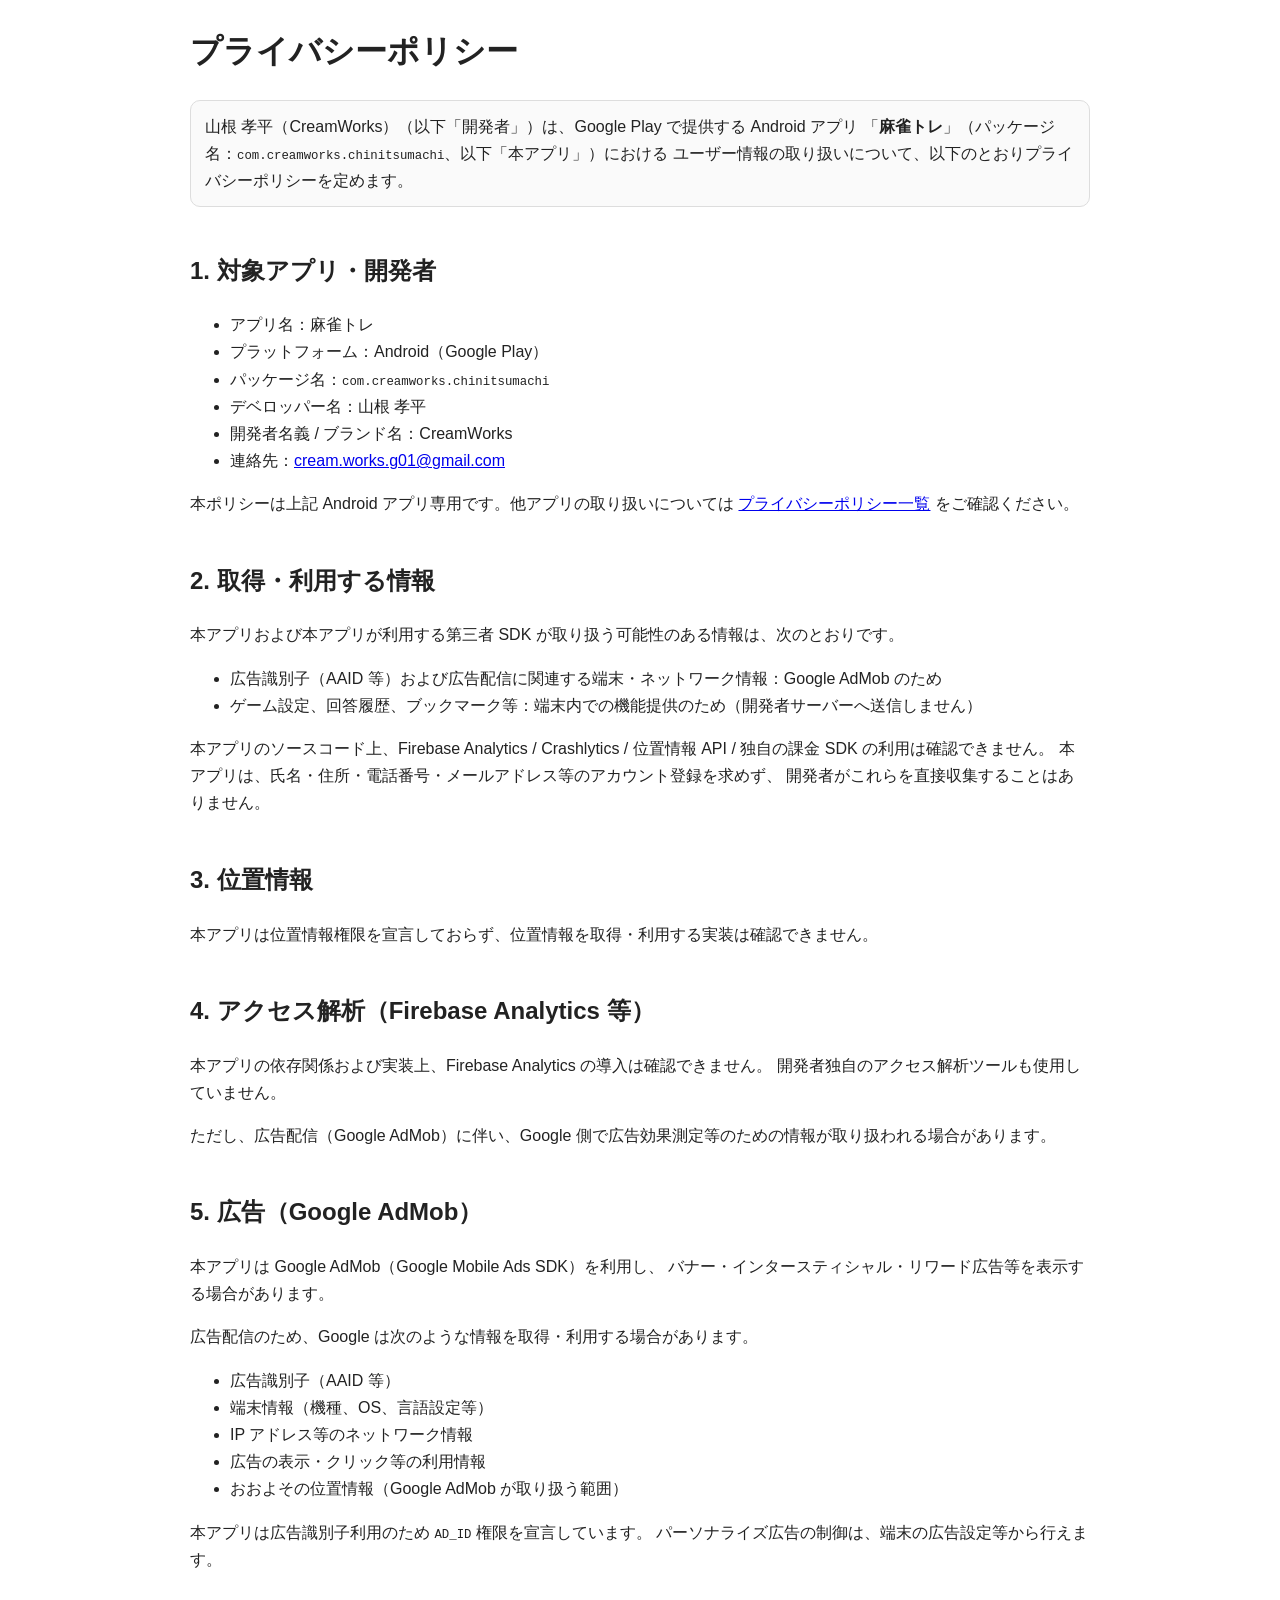
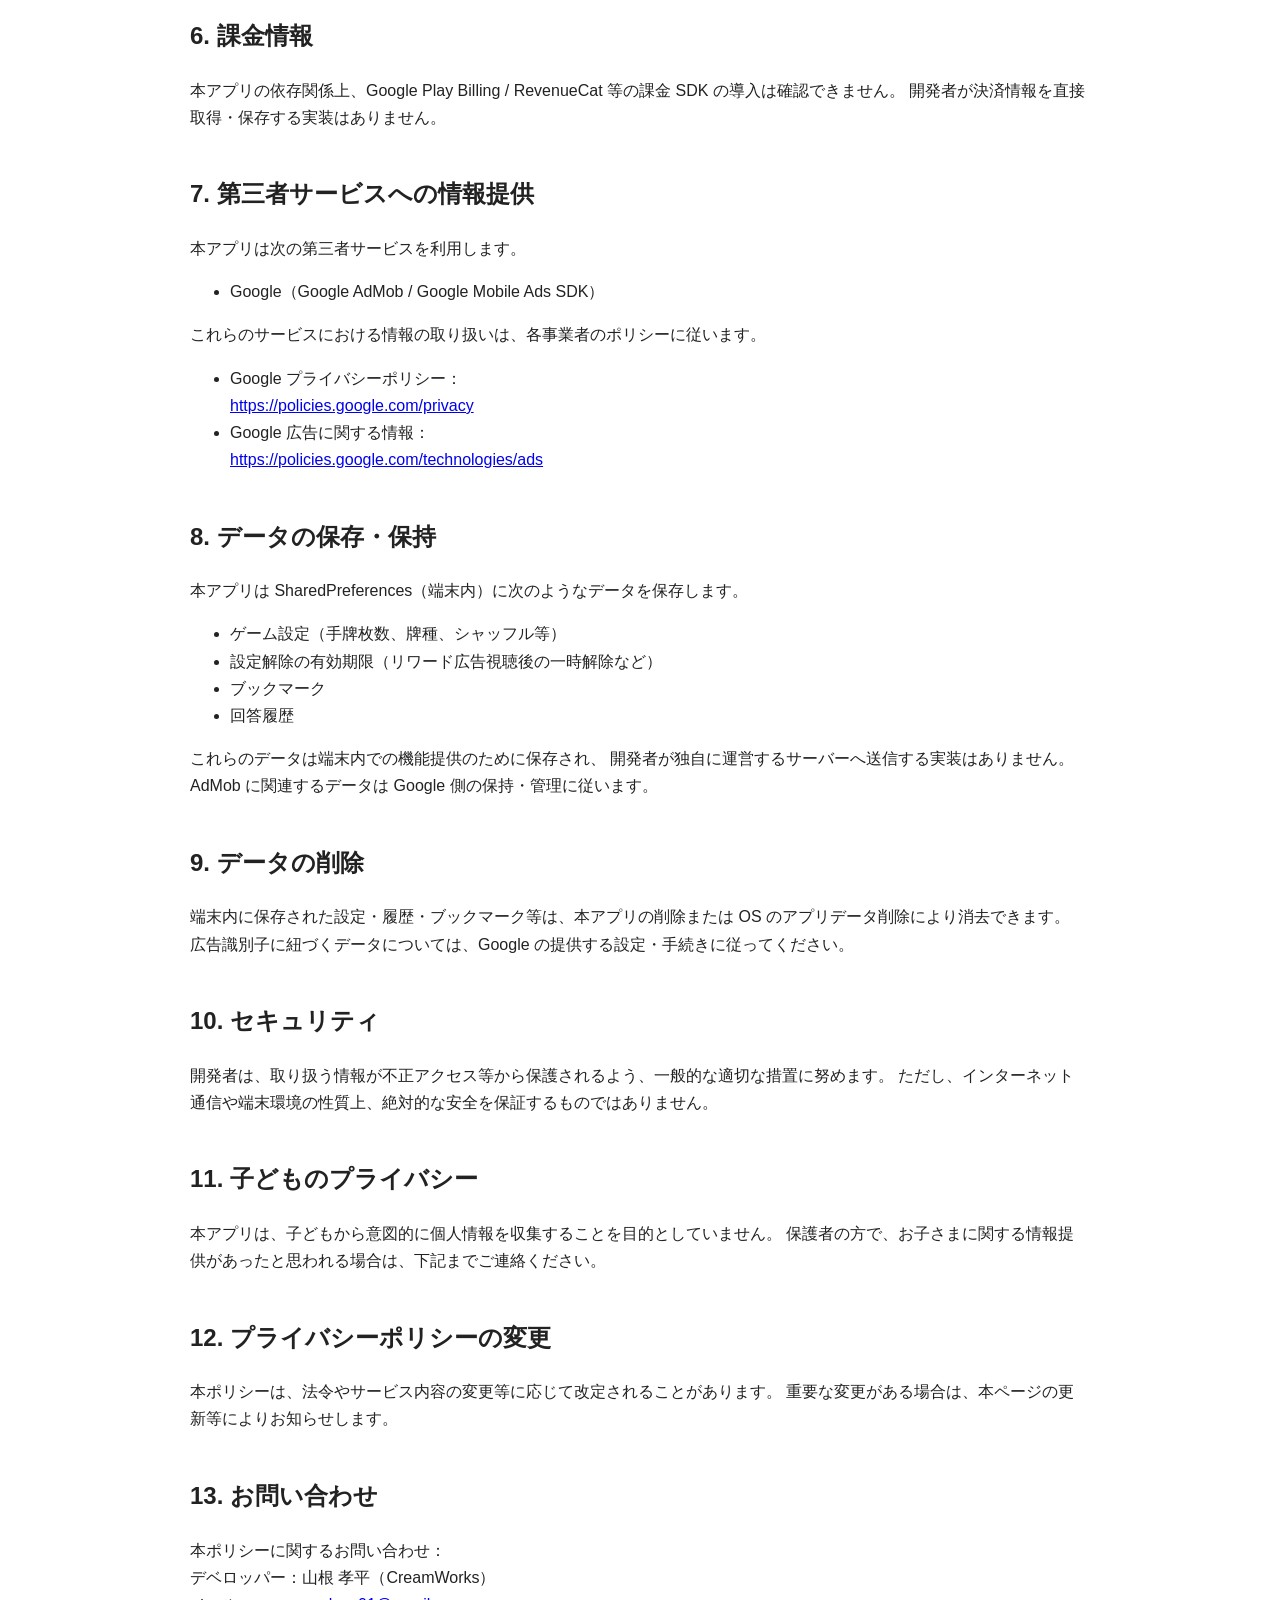
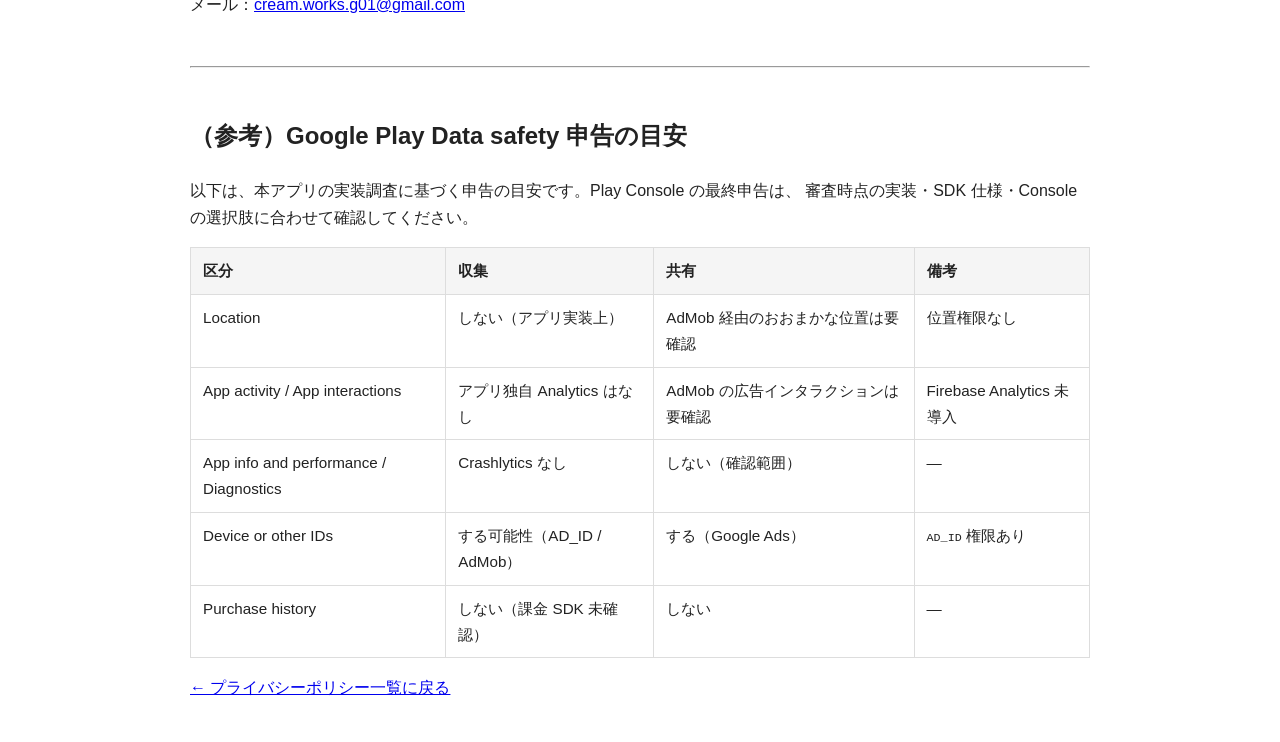
<file: privacy/android/chinitsumachi.html>
<!DOCTYPE html>
<html lang="ja">
<head>
  <meta charset="UTF-8" />
  <title>プライバシーポリシー｜麻雀トレ（Android）</title>
  <meta name="viewport" content="width=device-width, initial-scale=1.0">
  <style>
    body {
      font-family: -apple-system, BlinkMacSystemFont, "Helvetica Neue", Arial, sans-serif;
      line-height: 1.7;
      padding: 24px;
      max-width: 900px;
      margin: auto;
      color: #222;
    }
    h1, h2 {
      margin-top: 1.8em;
    }
    h1:first-of-type {
      margin-top: 0;
    }
    hr {
      margin: 3em 0;
    }
    a {
      word-break: break-all;
    }
    .note {
      padding: 12px 14px;
      border: 1px solid #ddd;
      border-radius: 10px;
      background: #fafafa;
    }
    code {
      font-size: 0.95em;
      word-break: break-all;
    }
    table {
      width: 100%;
      border-collapse: collapse;
      margin: 1em 0;
      font-size: 0.95em;
    }
    th, td {
      border: 1px solid #ddd;
      padding: 10px 12px;
      text-align: left;
      vertical-align: top;
    }
    th {
      background: #f5f5f5;
    }
  </style>
</head>
<body>

<h1>プライバシーポリシー</h1>

<p class="note">
  山根 孝平（CreamWorks）（以下「開発者」）は、Google Play で提供する Android アプリ
  「<strong>麻雀トレ</strong>」（パッケージ名：<code>com.creamworks.chinitsumachi</code>、以下「本アプリ」）における
  ユーザー情報の取り扱いについて、以下のとおりプライバシーポリシーを定めます。
</p>

<h2>1. 対象アプリ・開発者</h2>
<ul>
  <li>アプリ名：麻雀トレ</li>
  <li>プラットフォーム：Android（Google Play）</li>
  <li>パッケージ名：<code>com.creamworks.chinitsumachi</code></li>
  <li>デベロッパー名：山根 孝平</li>
  <li>開発者名義 / ブランド名：CreamWorks</li>
  <li>連絡先：<a href="mailto:cream.works.g01@gmail.com">cream.works.g01@gmail.com</a></li>
</ul>
<p>
  本ポリシーは上記 Android アプリ専用です。他アプリの取り扱いについては
  <a href="../">プライバシーポリシー一覧</a> をご確認ください。
</p>

<h2>2. 取得・利用する情報</h2>
<p>本アプリおよび本アプリが利用する第三者 SDK が取り扱う可能性のある情報は、次のとおりです。</p>
<ul>
  <li>広告識別子（AAID 等）および広告配信に関連する端末・ネットワーク情報：Google AdMob のため</li>
  <li>ゲーム設定、回答履歴、ブックマーク等：端末内での機能提供のため（開発者サーバーへ送信しません）</li>
</ul>
<p>
  本アプリのソースコード上、Firebase Analytics / Crashlytics / 位置情報 API / 独自の課金 SDK の利用は確認できません。
  本アプリは、氏名・住所・電話番号・メールアドレス等のアカウント登録を求めず、
  開発者がこれらを直接収集することはありません。
</p>

<h2>3. 位置情報</h2>
<p>
  本アプリは位置情報権限を宣言しておらず、位置情報を取得・利用する実装は確認できません。
</p>

<h2>4. アクセス解析（Firebase Analytics 等）</h2>
<p>
  本アプリの依存関係および実装上、Firebase Analytics の導入は確認できません。
  開発者独自のアクセス解析ツールも使用していません。
</p>
<p>
  ただし、広告配信（Google AdMob）に伴い、Google 側で広告効果測定等のための情報が取り扱われる場合があります。
</p>

<h2>5. 広告（Google AdMob）</h2>
<p>
  本アプリは Google AdMob（Google Mobile Ads SDK）を利用し、
  バナー・インタースティシャル・リワード広告等を表示する場合があります。
</p>
<p>広告配信のため、Google は次のような情報を取得・利用する場合があります。</p>
<ul>
  <li>広告識別子（AAID 等）</li>
  <li>端末情報（機種、OS、言語設定等）</li>
  <li>IP アドレス等のネットワーク情報</li>
  <li>広告の表示・クリック等の利用情報</li>
  <li>おおよその位置情報（Google AdMob が取り扱う範囲）</li>
</ul>
<p>
  本アプリは広告識別子利用のため <code>AD_ID</code> 権限を宣言しています。
  パーソナライズ広告の制御は、端末の広告設定等から行えます。
</p>

<h2>6. 課金情報</h2>
<p>
  本アプリの依存関係上、Google Play Billing / RevenueCat 等の課金 SDK の導入は確認できません。
  開発者が決済情報を直接取得・保存する実装はありません。
</p>

<h2>7. 第三者サービスへの情報提供</h2>
<p>本アプリは次の第三者サービスを利用します。</p>
<ul>
  <li>Google（Google AdMob / Google Mobile Ads SDK）</li>
</ul>
<p>
  これらのサービスにおける情報の取り扱いは、各事業者のポリシーに従います。
</p>
<ul>
  <li>
    Google プライバシーポリシー：<br>
    <a href="https://policies.google.com/privacy" target="_blank" rel="noopener">https://policies.google.com/privacy</a>
  </li>
  <li>
    Google 広告に関する情報：<br>
    <a href="https://policies.google.com/technologies/ads" target="_blank" rel="noopener">https://policies.google.com/technologies/ads</a>
  </li>
</ul>

<h2>8. データの保存・保持</h2>
<p>本アプリは SharedPreferences（端末内）に次のようなデータを保存します。</p>
<ul>
  <li>ゲーム設定（手牌枚数、牌種、シャッフル等）</li>
  <li>設定解除の有効期限（リワード広告視聴後の一時解除など）</li>
  <li>ブックマーク</li>
  <li>回答履歴</li>
</ul>
<p>
  これらのデータは端末内での機能提供のために保存され、
  開発者が独自に運営するサーバーへ送信する実装はありません。
  AdMob に関連するデータは Google 側の保持・管理に従います。
</p>

<h2>9. データの削除</h2>
<p>
  端末内に保存された設定・履歴・ブックマーク等は、本アプリの削除または OS のアプリデータ削除により消去できます。
  広告識別子に紐づくデータについては、Google の提供する設定・手続きに従ってください。
</p>

<h2>10. セキュリティ</h2>
<p>
  開発者は、取り扱う情報が不正アクセス等から保護されるよう、一般的な適切な措置に努めます。
  ただし、インターネット通信や端末環境の性質上、絶対的な安全を保証するものではありません。
</p>

<h2>11. 子どものプライバシー</h2>
<p>
  本アプリは、子どもから意図的に個人情報を収集することを目的としていません。
  保護者の方で、お子さまに関する情報提供があったと思われる場合は、下記までご連絡ください。
</p>

<h2>12. プライバシーポリシーの変更</h2>
<p>
  本ポリシーは、法令やサービス内容の変更等に応じて改定されることがあります。
  重要な変更がある場合は、本ページの更新等によりお知らせします。
</p>

<h2>13. お問い合わせ</h2>
<p>
  本ポリシーに関するお問い合わせ：<br>
  デベロッパー：山根 孝平（CreamWorks）<br>
  メール：<a href="mailto:cream.works.g01@gmail.com">cream.works.g01@gmail.com</a>
</p>

<hr>

<h2>（参考）Google Play Data safety 申告の目安</h2>
<p>
  以下は、本アプリの実装調査に基づく申告の目安です。Play Console の最終申告は、
  審査時点の実装・SDK 仕様・Console の選択肢に合わせて確認してください。
</p>
<table>
  <thead>
    <tr>
      <th>区分</th>
      <th>収集</th>
      <th>共有</th>
      <th>備考</th>
    </tr>
  </thead>
  <tbody>
    <tr>
      <td>Location</td>
      <td>しない（アプリ実装上）</td>
      <td>AdMob 経由のおおまかな位置は要確認</td>
      <td>位置権限なし</td>
    </tr>
    <tr>
      <td>App activity / App interactions</td>
      <td>アプリ独自 Analytics はなし</td>
      <td>AdMob の広告インタラクションは要確認</td>
      <td>Firebase Analytics 未導入</td>
    </tr>
    <tr>
      <td>App info and performance / Diagnostics</td>
      <td>Crashlytics なし</td>
      <td>しない（確認範囲）</td>
      <td>—</td>
    </tr>
    <tr>
      <td>Device or other IDs</td>
      <td>する可能性（AD_ID / AdMob）</td>
      <td>する（Google Ads）</td>
      <td><code>AD_ID</code> 権限あり</td>
    </tr>
    <tr>
      <td>Purchase history</td>
      <td>しない（課金 SDK 未確認）</td>
      <td>しない</td>
      <td>—</td>
    </tr>
  </tbody>
</table>

<p><a href="../">← プライバシーポリシー一覧に戻る</a></p>

</body>
</html>
</file>
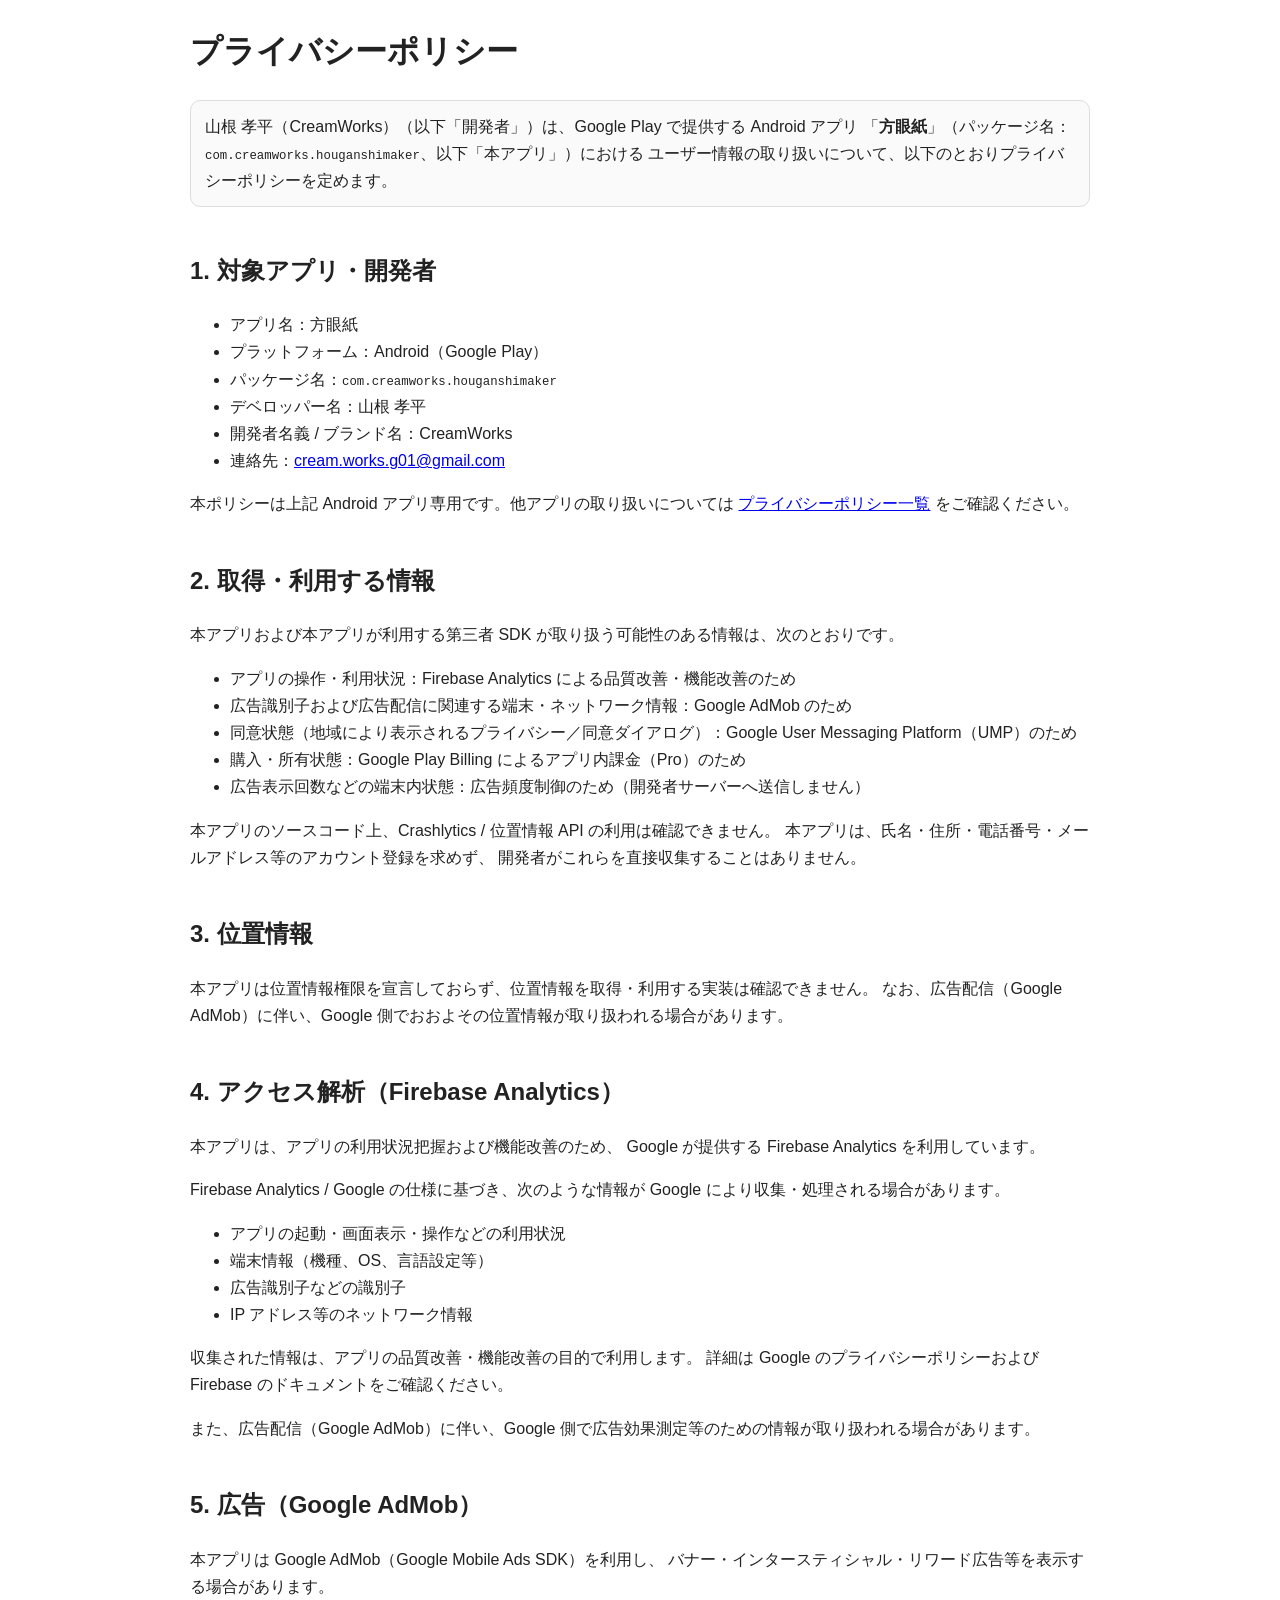
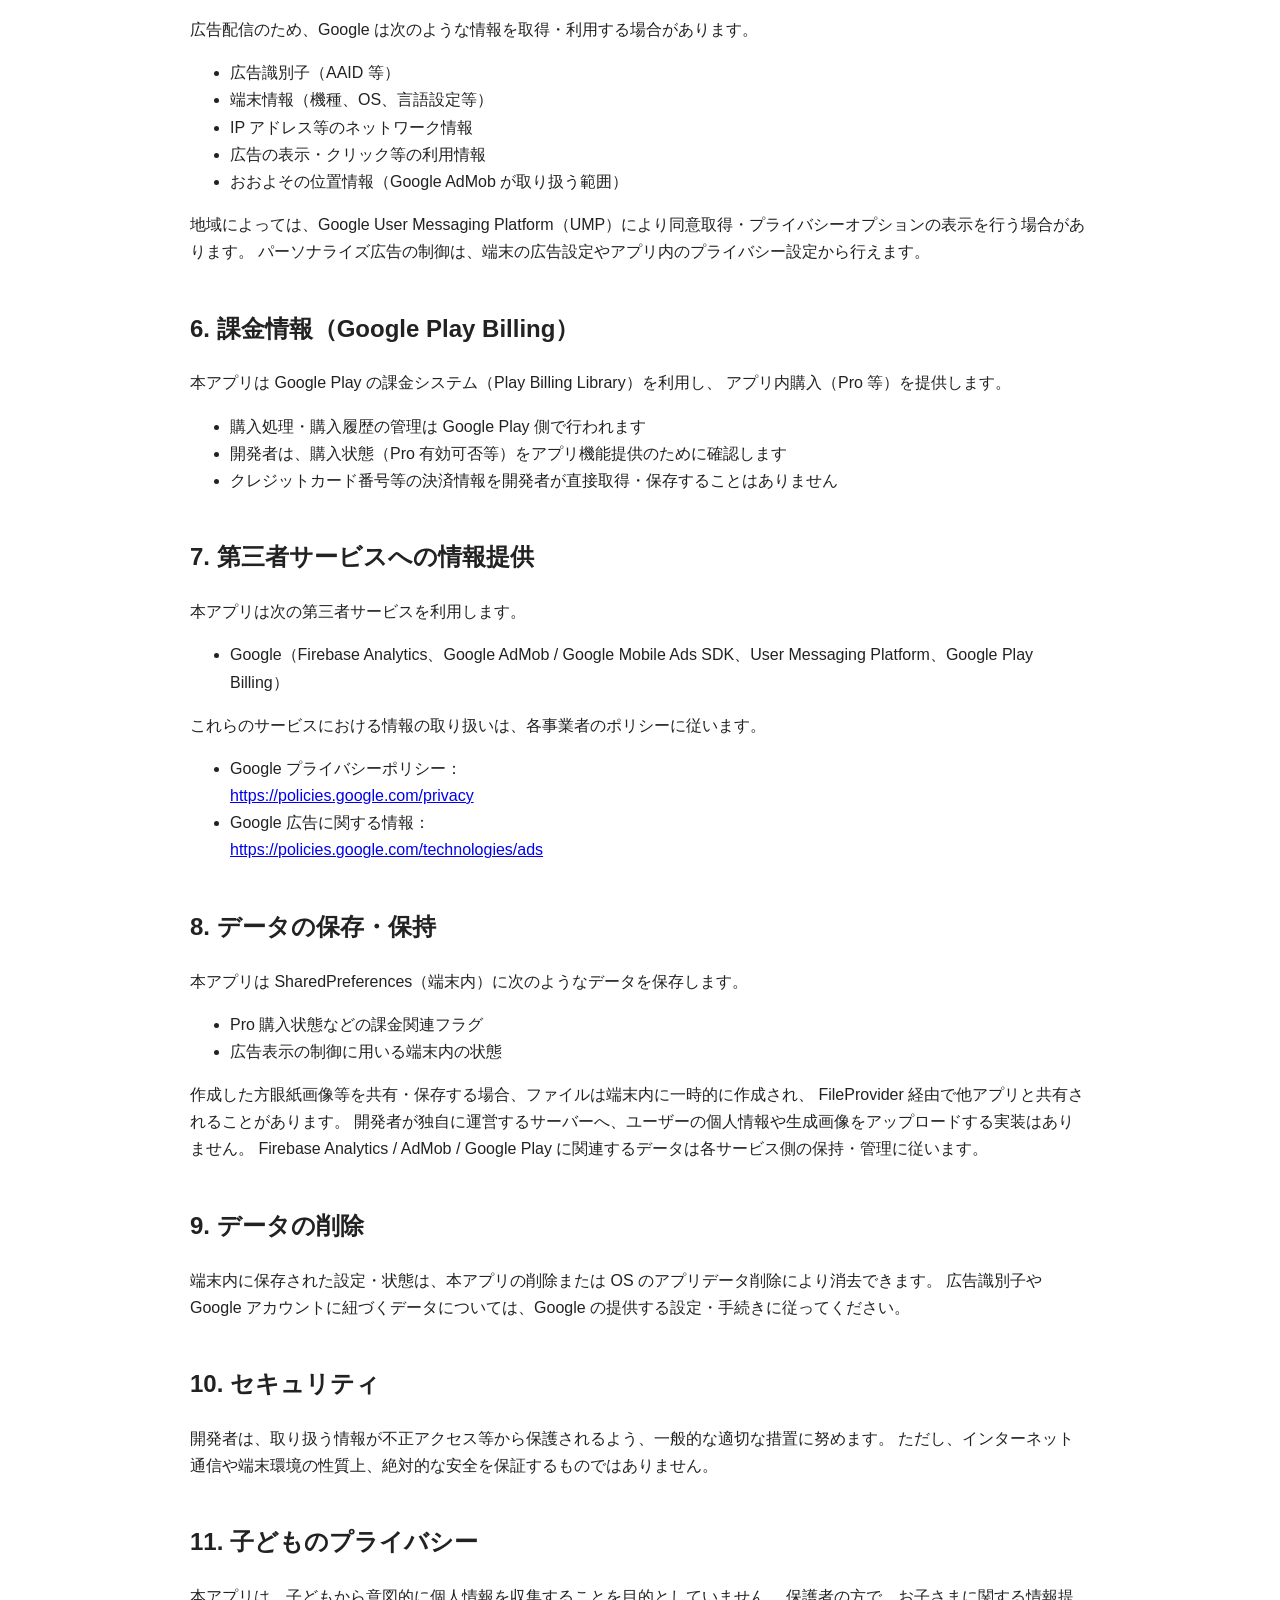
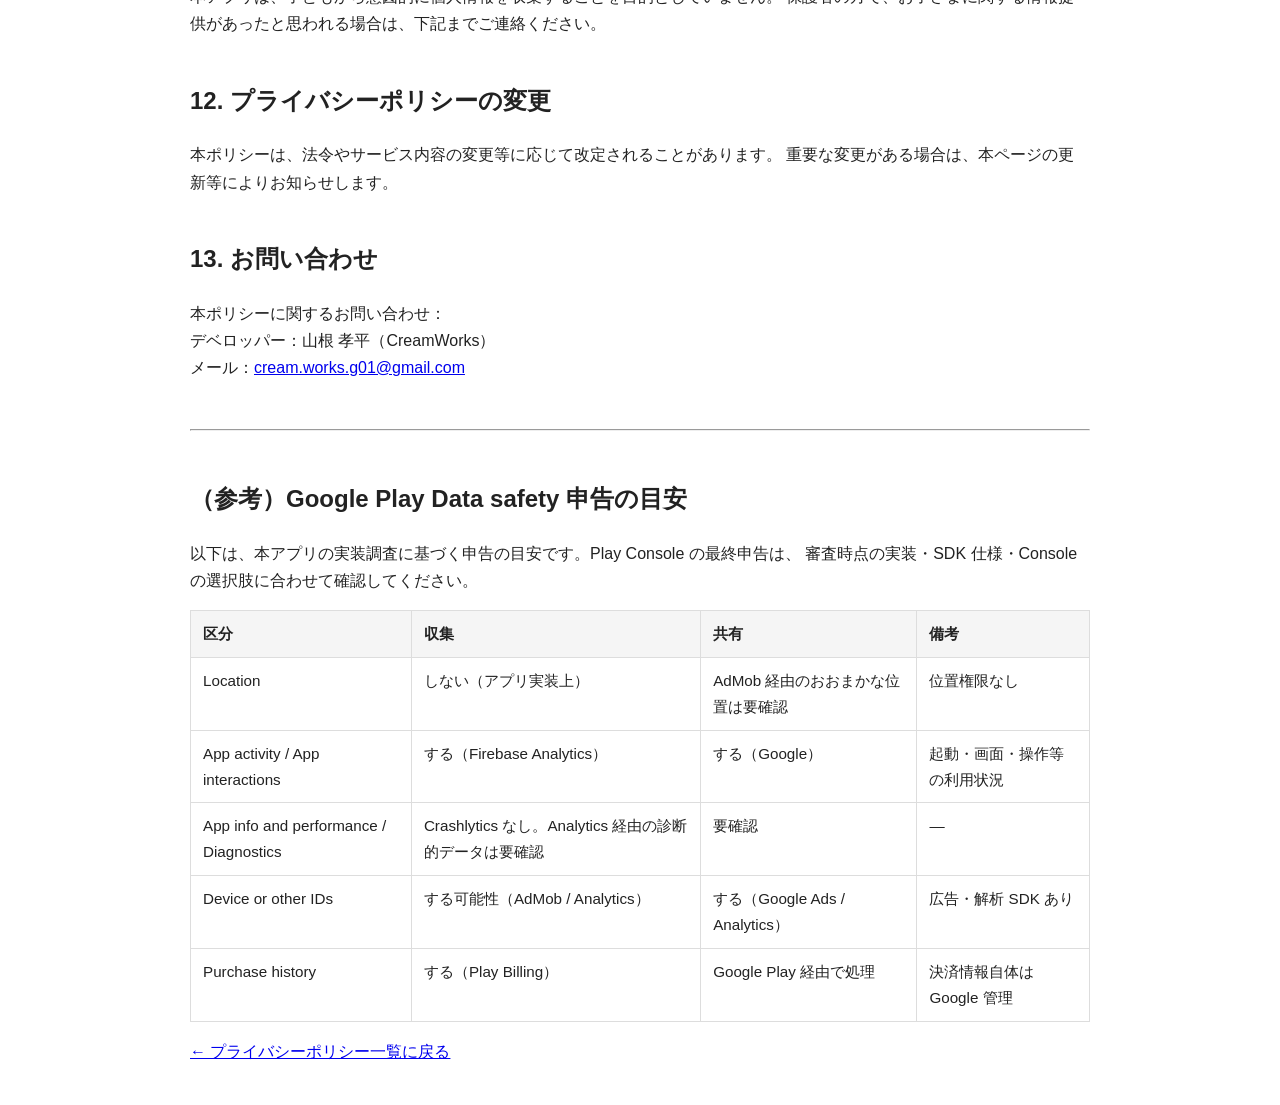
<file: privacy/android/houganshimaker.html>
<!DOCTYPE html>
<html lang="ja">
<head>
  <meta charset="UTF-8" />
  <title>プライバシーポリシー｜方眼紙（Android）</title>
  <meta name="viewport" content="width=device-width, initial-scale=1.0">
  <style>
    body {
      font-family: -apple-system, BlinkMacSystemFont, "Helvetica Neue", Arial, sans-serif;
      line-height: 1.7;
      padding: 24px;
      max-width: 900px;
      margin: auto;
      color: #222;
    }
    h1, h2 {
      margin-top: 1.8em;
    }
    h1:first-of-type {
      margin-top: 0;
    }
    hr {
      margin: 3em 0;
    }
    a {
      word-break: break-all;
    }
    .note {
      padding: 12px 14px;
      border: 1px solid #ddd;
      border-radius: 10px;
      background: #fafafa;
    }
    code {
      font-size: 0.95em;
      word-break: break-all;
    }
    table {
      width: 100%;
      border-collapse: collapse;
      margin: 1em 0;
      font-size: 0.95em;
    }
    th, td {
      border: 1px solid #ddd;
      padding: 10px 12px;
      text-align: left;
      vertical-align: top;
    }
    th {
      background: #f5f5f5;
    }
  </style>
</head>
<body>

<h1>プライバシーポリシー</h1>

<p class="note">
  山根 孝平（CreamWorks）（以下「開発者」）は、Google Play で提供する Android アプリ
  「<strong>方眼紙</strong>」（パッケージ名：<code>com.creamworks.houganshimaker</code>、以下「本アプリ」）における
  ユーザー情報の取り扱いについて、以下のとおりプライバシーポリシーを定めます。
</p>

<h2>1. 対象アプリ・開発者</h2>
<ul>
  <li>アプリ名：方眼紙</li>
  <li>プラットフォーム：Android（Google Play）</li>
  <li>パッケージ名：<code>com.creamworks.houganshimaker</code></li>
  <li>デベロッパー名：山根 孝平</li>
  <li>開発者名義 / ブランド名：CreamWorks</li>
  <li>連絡先：<a href="mailto:cream.works.g01@gmail.com">cream.works.g01@gmail.com</a></li>
</ul>
<p>
  本ポリシーは上記 Android アプリ専用です。他アプリの取り扱いについては
  <a href="../">プライバシーポリシー一覧</a> をご確認ください。
</p>

<h2>2. 取得・利用する情報</h2>
<p>本アプリおよび本アプリが利用する第三者 SDK が取り扱う可能性のある情報は、次のとおりです。</p>
<ul>
  <li>アプリの操作・利用状況：Firebase Analytics による品質改善・機能改善のため</li>
  <li>広告識別子および広告配信に関連する端末・ネットワーク情報：Google AdMob のため</li>
  <li>同意状態（地域により表示されるプライバシー／同意ダイアログ）：Google User Messaging Platform（UMP）のため</li>
  <li>購入・所有状態：Google Play Billing によるアプリ内課金（Pro）のため</li>
  <li>広告表示回数などの端末内状態：広告頻度制御のため（開発者サーバーへ送信しません）</li>
</ul>
<p>
  本アプリのソースコード上、Crashlytics / 位置情報 API の利用は確認できません。
  本アプリは、氏名・住所・電話番号・メールアドレス等のアカウント登録を求めず、
  開発者がこれらを直接収集することはありません。
</p>

<h2>3. 位置情報</h2>
<p>
  本アプリは位置情報権限を宣言しておらず、位置情報を取得・利用する実装は確認できません。
  なお、広告配信（Google AdMob）に伴い、Google 側でおおよその位置情報が取り扱われる場合があります。
</p>

<h2>4. アクセス解析（Firebase Analytics）</h2>
<p>
  本アプリは、アプリの利用状況把握および機能改善のため、
  Google が提供する Firebase Analytics を利用しています。
</p>
<p>
  Firebase Analytics / Google の仕様に基づき、次のような情報が Google により収集・処理される場合があります。
</p>
<ul>
  <li>アプリの起動・画面表示・操作などの利用状況</li>
  <li>端末情報（機種、OS、言語設定等）</li>
  <li>広告識別子などの識別子</li>
  <li>IP アドレス等のネットワーク情報</li>
</ul>
<p>
  収集された情報は、アプリの品質改善・機能改善の目的で利用します。
  詳細は Google のプライバシーポリシーおよび Firebase のドキュメントをご確認ください。
</p>
<p>
  また、広告配信（Google AdMob）に伴い、Google 側で広告効果測定等のための情報が取り扱われる場合があります。
</p>

<h2>5. 広告（Google AdMob）</h2>
<p>
  本アプリは Google AdMob（Google Mobile Ads SDK）を利用し、
  バナー・インタースティシャル・リワード広告等を表示する場合があります。
</p>
<p>広告配信のため、Google は次のような情報を取得・利用する場合があります。</p>
<ul>
  <li>広告識別子（AAID 等）</li>
  <li>端末情報（機種、OS、言語設定等）</li>
  <li>IP アドレス等のネットワーク情報</li>
  <li>広告の表示・クリック等の利用情報</li>
  <li>おおよその位置情報（Google AdMob が取り扱う範囲）</li>
</ul>
<p>
  地域によっては、Google User Messaging Platform（UMP）により同意取得・プライバシーオプションの表示を行う場合があります。
  パーソナライズ広告の制御は、端末の広告設定やアプリ内のプライバシー設定から行えます。
</p>

<h2>6. 課金情報（Google Play Billing）</h2>
<p>
  本アプリは Google Play の課金システム（Play Billing Library）を利用し、
  アプリ内購入（Pro 等）を提供します。
</p>
<ul>
  <li>購入処理・購入履歴の管理は Google Play 側で行われます</li>
  <li>開発者は、購入状態（Pro 有効可否等）をアプリ機能提供のために確認します</li>
  <li>クレジットカード番号等の決済情報を開発者が直接取得・保存することはありません</li>
</ul>

<h2>7. 第三者サービスへの情報提供</h2>
<p>本アプリは次の第三者サービスを利用します。</p>
<ul>
  <li>Google（Firebase Analytics、Google AdMob / Google Mobile Ads SDK、User Messaging Platform、Google Play Billing）</li>
</ul>
<p>
  これらのサービスにおける情報の取り扱いは、各事業者のポリシーに従います。
</p>
<ul>
  <li>
    Google プライバシーポリシー：<br>
    <a href="https://policies.google.com/privacy" target="_blank" rel="noopener">https://policies.google.com/privacy</a>
  </li>
  <li>
    Google 広告に関する情報：<br>
    <a href="https://policies.google.com/technologies/ads" target="_blank" rel="noopener">https://policies.google.com/technologies/ads</a>
  </li>
</ul>

<h2>8. データの保存・保持</h2>
<p>本アプリは SharedPreferences（端末内）に次のようなデータを保存します。</p>
<ul>
  <li>Pro 購入状態などの課金関連フラグ</li>
  <li>広告表示の制御に用いる端末内の状態</li>
</ul>
<p>
  作成した方眼紙画像等を共有・保存する場合、ファイルは端末内に一時的に作成され、
  FileProvider 経由で他アプリと共有されることがあります。
  開発者が独自に運営するサーバーへ、ユーザーの個人情報や生成画像をアップロードする実装はありません。
  Firebase Analytics / AdMob / Google Play に関連するデータは各サービス側の保持・管理に従います。
</p>

<h2>9. データの削除</h2>
<p>
  端末内に保存された設定・状態は、本アプリの削除または OS のアプリデータ削除により消去できます。
  広告識別子や Google アカウントに紐づくデータについては、Google の提供する設定・手続きに従ってください。
</p>

<h2>10. セキュリティ</h2>
<p>
  開発者は、取り扱う情報が不正アクセス等から保護されるよう、一般的な適切な措置に努めます。
  ただし、インターネット通信や端末環境の性質上、絶対的な安全を保証するものではありません。
</p>

<h2>11. 子どものプライバシー</h2>
<p>
  本アプリは、子どもから意図的に個人情報を収集することを目的としていません。
  保護者の方で、お子さまに関する情報提供があったと思われる場合は、下記までご連絡ください。
</p>

<h2>12. プライバシーポリシーの変更</h2>
<p>
  本ポリシーは、法令やサービス内容の変更等に応じて改定されることがあります。
  重要な変更がある場合は、本ページの更新等によりお知らせします。
</p>

<h2>13. お問い合わせ</h2>
<p>
  本ポリシーに関するお問い合わせ：<br>
  デベロッパー：山根 孝平（CreamWorks）<br>
  メール：<a href="mailto:cream.works.g01@gmail.com">cream.works.g01@gmail.com</a>
</p>

<hr>

<h2>（参考）Google Play Data safety 申告の目安</h2>
<p>
  以下は、本アプリの実装調査に基づく申告の目安です。Play Console の最終申告は、
  審査時点の実装・SDK 仕様・Console の選択肢に合わせて確認してください。
</p>
<table>
  <thead>
    <tr>
      <th>区分</th>
      <th>収集</th>
      <th>共有</th>
      <th>備考</th>
    </tr>
  </thead>
  <tbody>
    <tr>
      <td>Location</td>
      <td>しない（アプリ実装上）</td>
      <td>AdMob 経由のおおまかな位置は要確認</td>
      <td>位置権限なし</td>
    </tr>
    <tr>
      <td>App activity / App interactions</td>
      <td>する（Firebase Analytics）</td>
      <td>する（Google）</td>
      <td>起動・画面・操作等の利用状況</td>
    </tr>
    <tr>
      <td>App info and performance / Diagnostics</td>
      <td>Crashlytics なし。Analytics 経由の診断的データは要確認</td>
      <td>要確認</td>
      <td>—</td>
    </tr>
    <tr>
      <td>Device or other IDs</td>
      <td>する可能性（AdMob / Analytics）</td>
      <td>する（Google Ads / Analytics）</td>
      <td>広告・解析 SDK あり</td>
    </tr>
    <tr>
      <td>Purchase history</td>
      <td>する（Play Billing）</td>
      <td>Google Play 経由で処理</td>
      <td>決済情報自体は Google 管理</td>
    </tr>
  </tbody>
</table>

<p><a href="../">← プライバシーポリシー一覧に戻る</a></p>

</body>
</html>
</file>
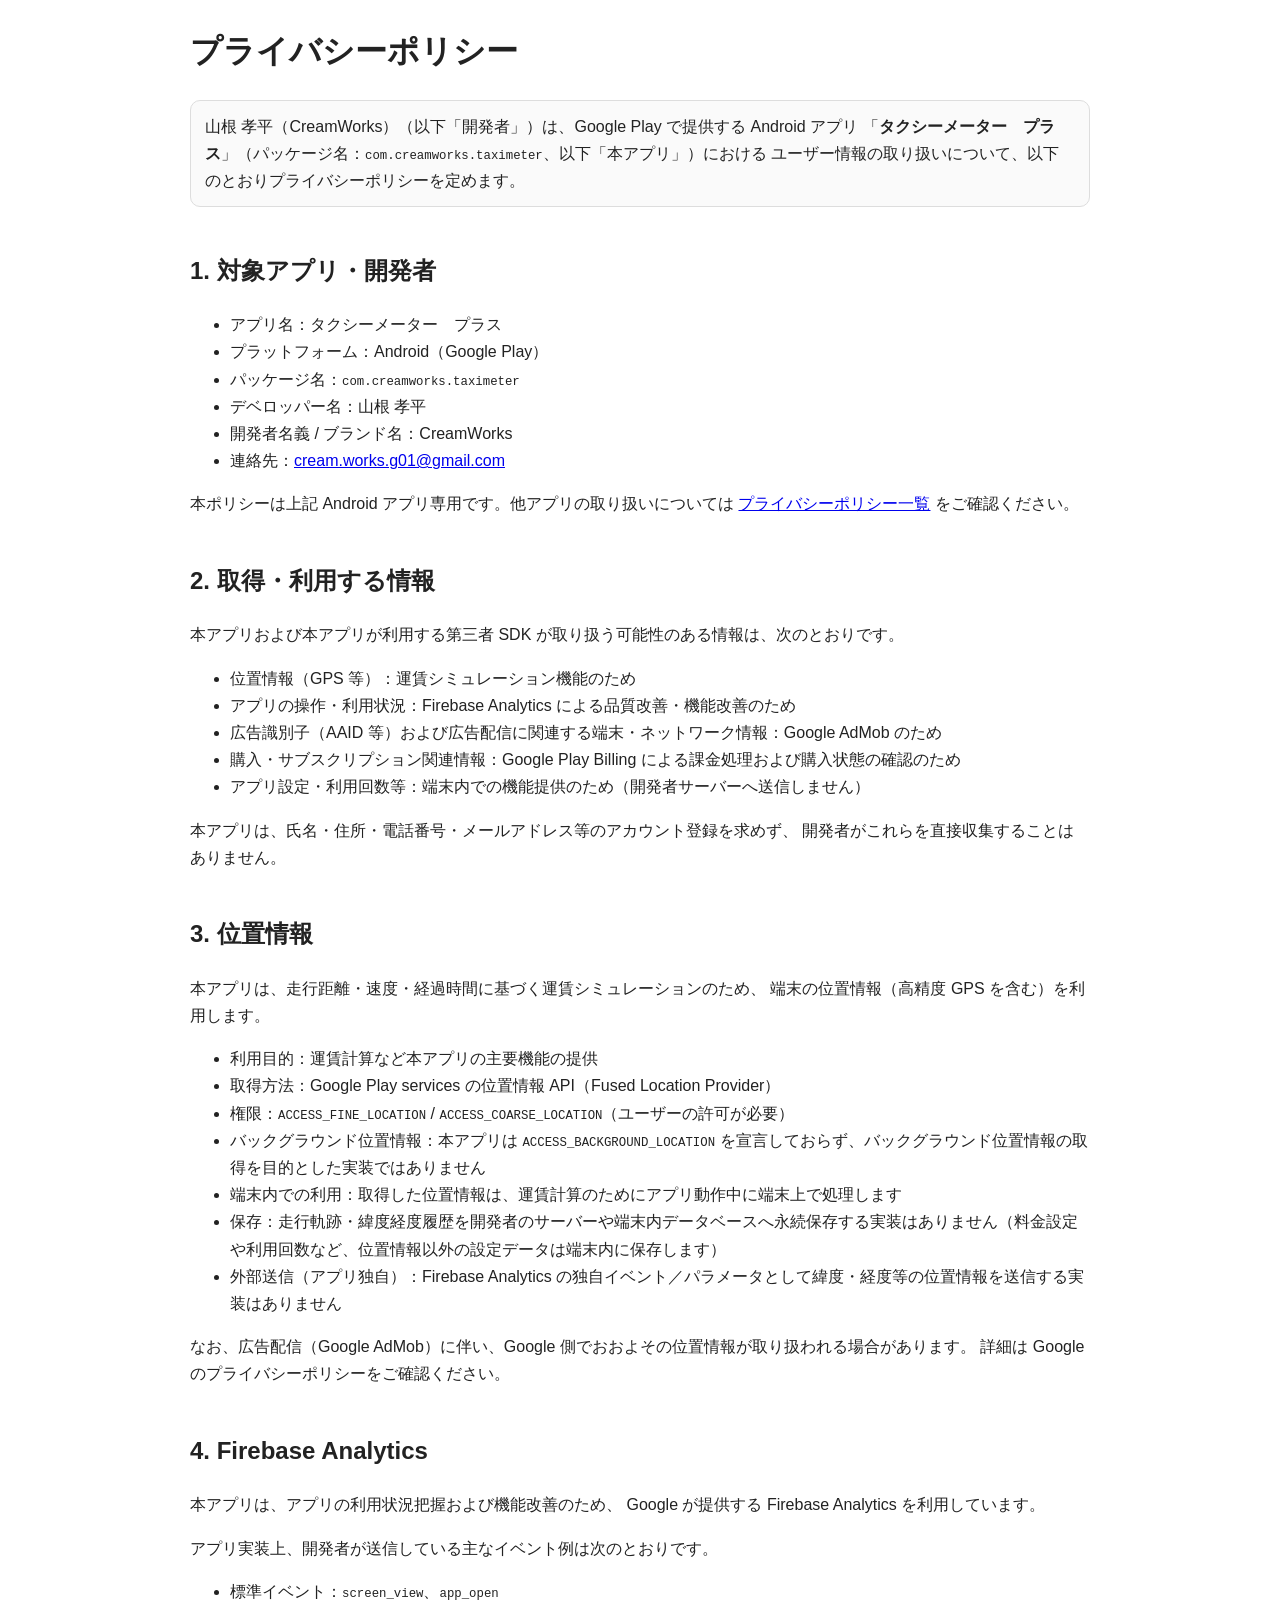
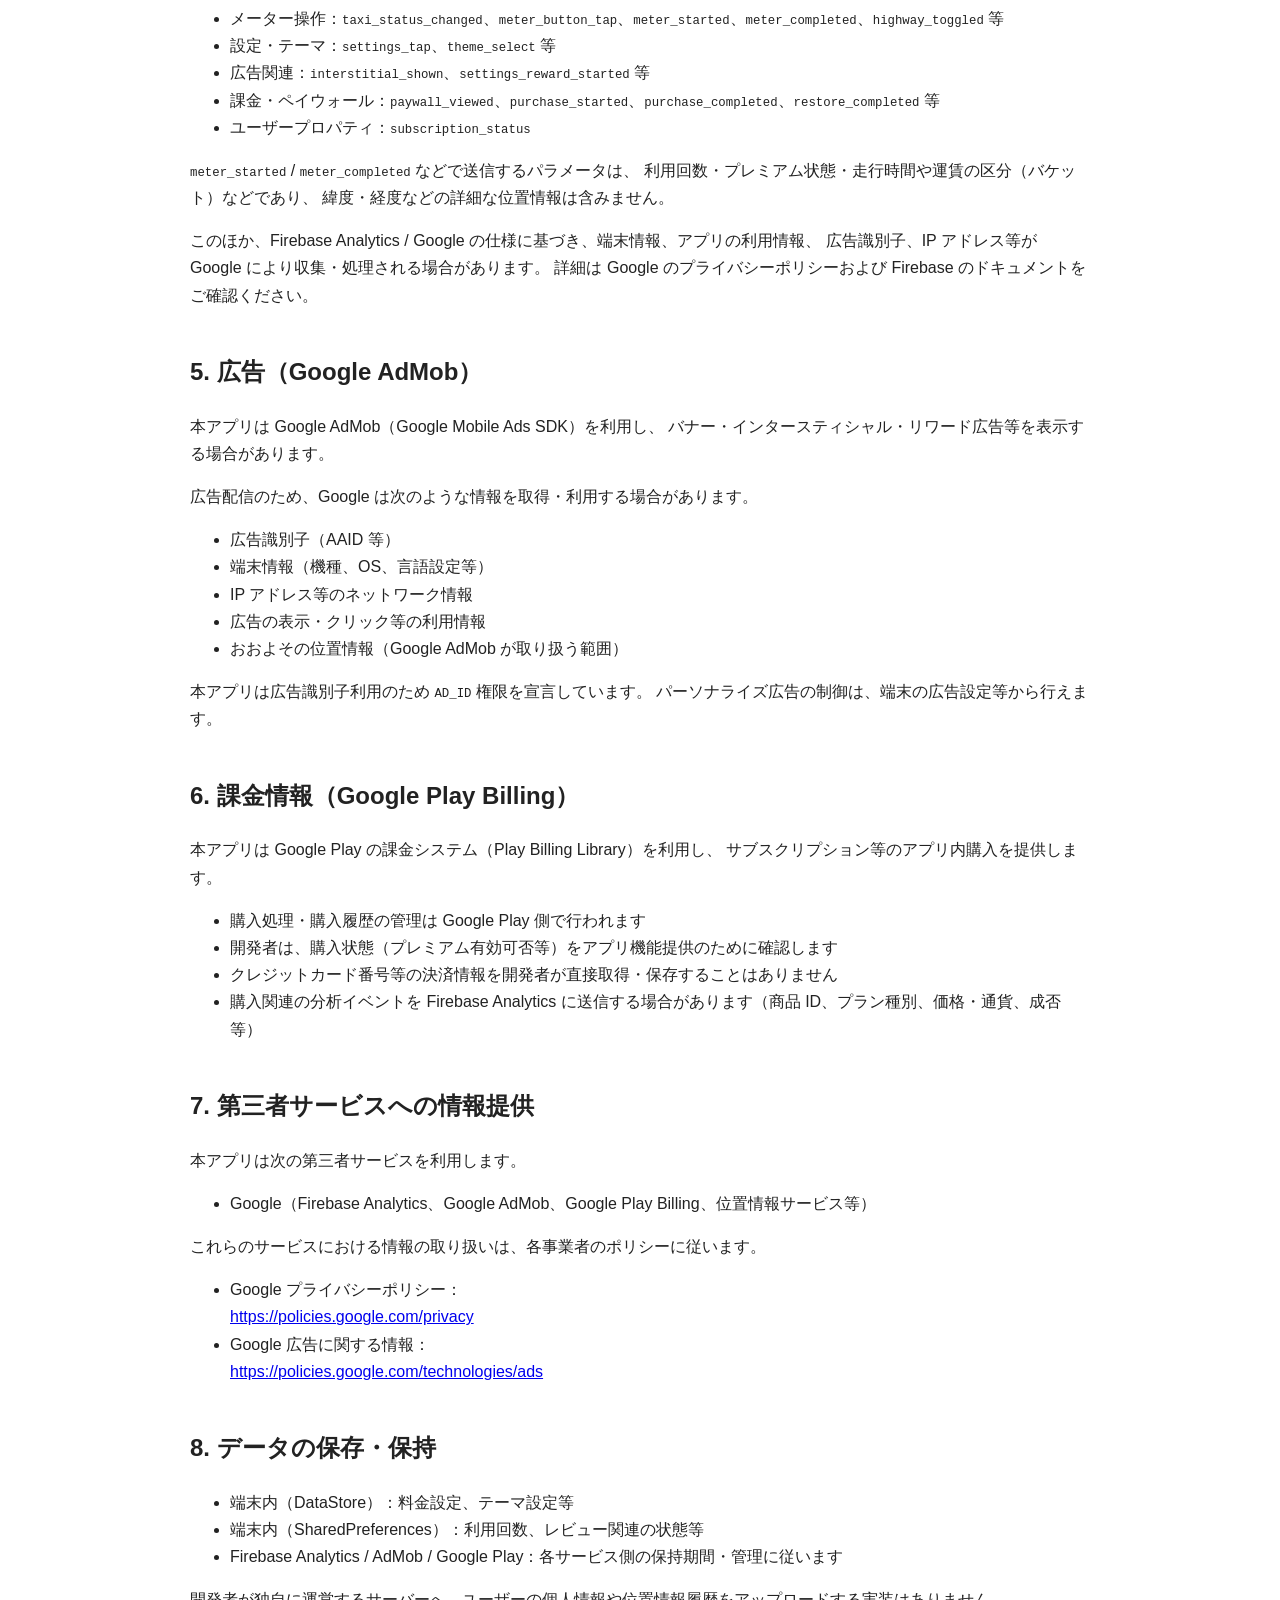
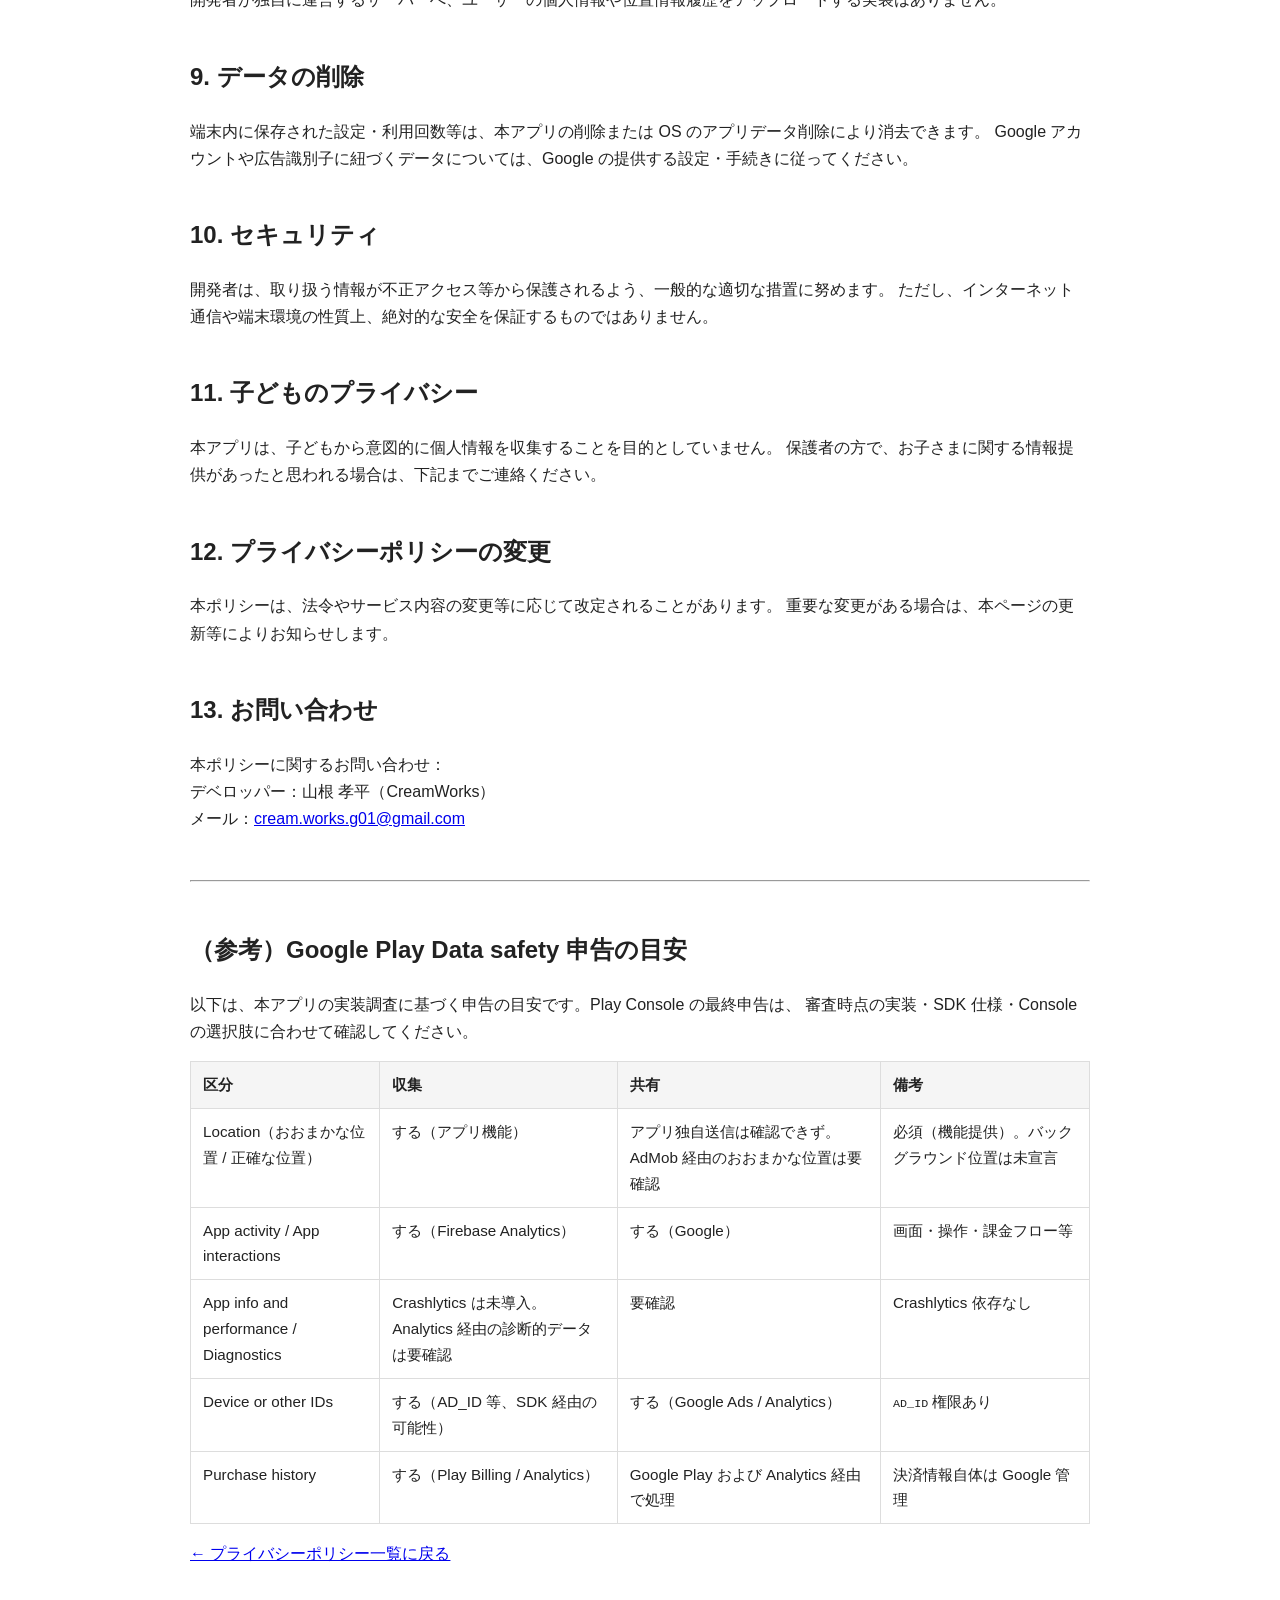
<file: privacy/android/taximeter.html>
<!DOCTYPE html>
<html lang="ja">
<head>
  <meta charset="UTF-8" />
  <title>プライバシーポリシー｜タクシーメーター　プラス（Android）</title>
  <meta name="viewport" content="width=device-width, initial-scale=1.0">
  <style>
    body {
      font-family: -apple-system, BlinkMacSystemFont, "Helvetica Neue", Arial, sans-serif;
      line-height: 1.7;
      padding: 24px;
      max-width: 900px;
      margin: auto;
      color: #222;
    }
    h1, h2 {
      margin-top: 1.8em;
    }
    h1:first-of-type {
      margin-top: 0;
    }
    hr {
      margin: 3em 0;
    }
    a {
      word-break: break-all;
    }
    .note {
      padding: 12px 14px;
      border: 1px solid #ddd;
      border-radius: 10px;
      background: #fafafa;
    }
    code {
      font-size: 0.95em;
      word-break: break-all;
    }
    table {
      width: 100%;
      border-collapse: collapse;
      margin: 1em 0;
      font-size: 0.95em;
    }
    th, td {
      border: 1px solid #ddd;
      padding: 10px 12px;
      text-align: left;
      vertical-align: top;
    }
    th {
      background: #f5f5f5;
    }
  </style>
</head>
<body>

<h1>プライバシーポリシー</h1>

<p class="note">
  山根 孝平（CreamWorks）（以下「開発者」）は、Google Play で提供する Android アプリ
  「<strong>タクシーメーター　プラス</strong>」（パッケージ名：<code>com.creamworks.taximeter</code>、以下「本アプリ」）における
  ユーザー情報の取り扱いについて、以下のとおりプライバシーポリシーを定めます。
</p>

<h2>1. 対象アプリ・開発者</h2>
<ul>
  <li>アプリ名：タクシーメーター　プラス</li>
  <li>プラットフォーム：Android（Google Play）</li>
  <li>パッケージ名：<code>com.creamworks.taximeter</code></li>
  <li>デベロッパー名：山根 孝平</li>
  <li>開発者名義 / ブランド名：CreamWorks</li>
  <li>連絡先：<a href="mailto:cream.works.g01@gmail.com">cream.works.g01@gmail.com</a></li>
</ul>
<p>
  本ポリシーは上記 Android アプリ専用です。他アプリの取り扱いについては
  <a href="../">プライバシーポリシー一覧</a> をご確認ください。
</p>

<h2>2. 取得・利用する情報</h2>
<p>本アプリおよび本アプリが利用する第三者 SDK が取り扱う可能性のある情報は、次のとおりです。</p>
<ul>
  <li>位置情報（GPS 等）：運賃シミュレーション機能のため</li>
  <li>アプリの操作・利用状況：Firebase Analytics による品質改善・機能改善のため</li>
  <li>広告識別子（AAID 等）および広告配信に関連する端末・ネットワーク情報：Google AdMob のため</li>
  <li>購入・サブスクリプション関連情報：Google Play Billing による課金処理および購入状態の確認のため</li>
  <li>アプリ設定・利用回数等：端末内での機能提供のため（開発者サーバーへ送信しません）</li>
</ul>
<p>
  本アプリは、氏名・住所・電話番号・メールアドレス等のアカウント登録を求めず、
  開発者がこれらを直接収集することはありません。
</p>

<h2>3. 位置情報</h2>
<p>
  本アプリは、走行距離・速度・経過時間に基づく運賃シミュレーションのため、
  端末の位置情報（高精度 GPS を含む）を利用します。
</p>
<ul>
  <li>利用目的：運賃計算など本アプリの主要機能の提供</li>
  <li>取得方法：Google Play services の位置情報 API（Fused Location Provider）</li>
  <li>権限：<code>ACCESS_FINE_LOCATION</code> / <code>ACCESS_COARSE_LOCATION</code>（ユーザーの許可が必要）</li>
  <li>バックグラウンド位置情報：本アプリは <code>ACCESS_BACKGROUND_LOCATION</code> を宣言しておらず、バックグラウンド位置情報の取得を目的とした実装ではありません</li>
  <li>端末内での利用：取得した位置情報は、運賃計算のためにアプリ動作中に端末上で処理します</li>
  <li>保存：走行軌跡・緯度経度履歴を開発者のサーバーや端末内データベースへ永続保存する実装はありません（料金設定や利用回数など、位置情報以外の設定データは端末内に保存します）</li>
  <li>外部送信（アプリ独自）：Firebase Analytics の独自イベント／パラメータとして緯度・経度等の位置情報を送信する実装はありません</li>
</ul>
<p>
  なお、広告配信（Google AdMob）に伴い、Google 側でおおよその位置情報が取り扱われる場合があります。
  詳細は Google のプライバシーポリシーをご確認ください。
</p>

<h2>4. Firebase Analytics</h2>
<p>
  本アプリは、アプリの利用状況把握および機能改善のため、
  Google が提供する Firebase Analytics を利用しています。
</p>
<p>アプリ実装上、開発者が送信している主なイベント例は次のとおりです。</p>
<ul>
  <li>標準イベント：<code>screen_view</code>、<code>app_open</code></li>
  <li>メーター操作：<code>taxi_status_changed</code>、<code>meter_button_tap</code>、<code>meter_started</code>、<code>meter_completed</code>、<code>highway_toggled</code> 等</li>
  <li>設定・テーマ：<code>settings_tap</code>、<code>theme_select</code> 等</li>
  <li>広告関連：<code>interstitial_shown</code>、<code>settings_reward_started</code> 等</li>
  <li>課金・ペイウォール：<code>paywall_viewed</code>、<code>purchase_started</code>、<code>purchase_completed</code>、<code>restore_completed</code> 等</li>
  <li>ユーザープロパティ：<code>subscription_status</code></li>
</ul>
<p>
  <code>meter_started</code> / <code>meter_completed</code> などで送信するパラメータは、
  利用回数・プレミアム状態・走行時間や運賃の区分（バケット）などであり、
  緯度・経度などの詳細な位置情報は含みません。
</p>
<p>
  このほか、Firebase Analytics / Google の仕様に基づき、端末情報、アプリの利用情報、
  広告識別子、IP アドレス等が Google により収集・処理される場合があります。
  詳細は Google のプライバシーポリシーおよび Firebase のドキュメントをご確認ください。
</p>

<h2>5. 広告（Google AdMob）</h2>
<p>
  本アプリは Google AdMob（Google Mobile Ads SDK）を利用し、
  バナー・インタースティシャル・リワード広告等を表示する場合があります。
</p>
<p>広告配信のため、Google は次のような情報を取得・利用する場合があります。</p>
<ul>
  <li>広告識別子（AAID 等）</li>
  <li>端末情報（機種、OS、言語設定等）</li>
  <li>IP アドレス等のネットワーク情報</li>
  <li>広告の表示・クリック等の利用情報</li>
  <li>おおよその位置情報（Google AdMob が取り扱う範囲）</li>
</ul>
<p>
  本アプリは広告識別子利用のため <code>AD_ID</code> 権限を宣言しています。
  パーソナライズ広告の制御は、端末の広告設定等から行えます。
</p>

<h2>6. 課金情報（Google Play Billing）</h2>
<p>
  本アプリは Google Play の課金システム（Play Billing Library）を利用し、
  サブスクリプション等のアプリ内購入を提供します。
</p>
<ul>
  <li>購入処理・購入履歴の管理は Google Play 側で行われます</li>
  <li>開発者は、購入状態（プレミアム有効可否等）をアプリ機能提供のために確認します</li>
  <li>クレジットカード番号等の決済情報を開発者が直接取得・保存することはありません</li>
  <li>購入関連の分析イベントを Firebase Analytics に送信する場合があります（商品 ID、プラン種別、価格・通貨、成否等）</li>
</ul>

<h2>7. 第三者サービスへの情報提供</h2>
<p>本アプリは次の第三者サービスを利用します。</p>
<ul>
  <li>Google（Firebase Analytics、Google AdMob、Google Play Billing、位置情報サービス等）</li>
</ul>
<p>
  これらのサービスにおける情報の取り扱いは、各事業者のポリシーに従います。
</p>
<ul>
  <li>
    Google プライバシーポリシー：<br>
    <a href="https://policies.google.com/privacy" target="_blank" rel="noopener">https://policies.google.com/privacy</a>
  </li>
  <li>
    Google 広告に関する情報：<br>
    <a href="https://policies.google.com/technologies/ads" target="_blank" rel="noopener">https://policies.google.com/technologies/ads</a>
  </li>
</ul>

<h2>8. データの保存・保持</h2>
<ul>
  <li>端末内（DataStore）：料金設定、テーマ設定等</li>
  <li>端末内（SharedPreferences）：利用回数、レビュー関連の状態等</li>
  <li>Firebase Analytics / AdMob / Google Play：各サービス側の保持期間・管理に従います</li>
</ul>
<p>
  開発者が独自に運営するサーバーへ、ユーザーの個人情報や位置情報履歴をアップロードする実装はありません。
</p>

<h2>9. データの削除</h2>
<p>
  端末内に保存された設定・利用回数等は、本アプリの削除または OS のアプリデータ削除により消去できます。
  Google アカウントや広告識別子に紐づくデータについては、Google の提供する設定・手続きに従ってください。
</p>

<h2>10. セキュリティ</h2>
<p>
  開発者は、取り扱う情報が不正アクセス等から保護されるよう、一般的な適切な措置に努めます。
  ただし、インターネット通信や端末環境の性質上、絶対的な安全を保証するものではありません。
</p>

<h2>11. 子どものプライバシー</h2>
<p>
  本アプリは、子どもから意図的に個人情報を収集することを目的としていません。
  保護者の方で、お子さまに関する情報提供があったと思われる場合は、下記までご連絡ください。
</p>

<h2>12. プライバシーポリシーの変更</h2>
<p>
  本ポリシーは、法令やサービス内容の変更等に応じて改定されることがあります。
  重要な変更がある場合は、本ページの更新等によりお知らせします。
</p>

<h2>13. お問い合わせ</h2>
<p>
  本ポリシーに関するお問い合わせ：<br>
  デベロッパー：山根 孝平（CreamWorks）<br>
  メール：<a href="mailto:cream.works.g01@gmail.com">cream.works.g01@gmail.com</a>
</p>

<hr>

<h2>（参考）Google Play Data safety 申告の目安</h2>
<p>
  以下は、本アプリの実装調査に基づく申告の目安です。Play Console の最終申告は、
  審査時点の実装・SDK 仕様・Console の選択肢に合わせて確認してください。
</p>
<table>
  <thead>
    <tr>
      <th>区分</th>
      <th>収集</th>
      <th>共有</th>
      <th>備考</th>
    </tr>
  </thead>
  <tbody>
    <tr>
      <td>Location（おおまかな位置 / 正確な位置）</td>
      <td>する（アプリ機能）</td>
      <td>アプリ独自送信は確認できず。AdMob 経由のおおまかな位置は要確認</td>
      <td>必須（機能提供）。バックグラウンド位置は未宣言</td>
    </tr>
    <tr>
      <td>App activity / App interactions</td>
      <td>する（Firebase Analytics）</td>
      <td>する（Google）</td>
      <td>画面・操作・課金フロー等</td>
    </tr>
    <tr>
      <td>App info and performance / Diagnostics</td>
      <td>Crashlytics は未導入。Analytics 経由の診断的データは要確認</td>
      <td>要確認</td>
      <td>Crashlytics 依存なし</td>
    </tr>
    <tr>
      <td>Device or other IDs</td>
      <td>する（AD_ID 等、SDK 経由の可能性）</td>
      <td>する（Google Ads / Analytics）</td>
      <td><code>AD_ID</code> 権限あり</td>
    </tr>
    <tr>
      <td>Purchase history</td>
      <td>する（Play Billing / Analytics）</td>
      <td>Google Play および Analytics 経由で処理</td>
      <td>決済情報自体は Google 管理</td>
    </tr>
  </tbody>
</table>

<p><a href="../">← プライバシーポリシー一覧に戻る</a></p>

</body>
</html>
</file>
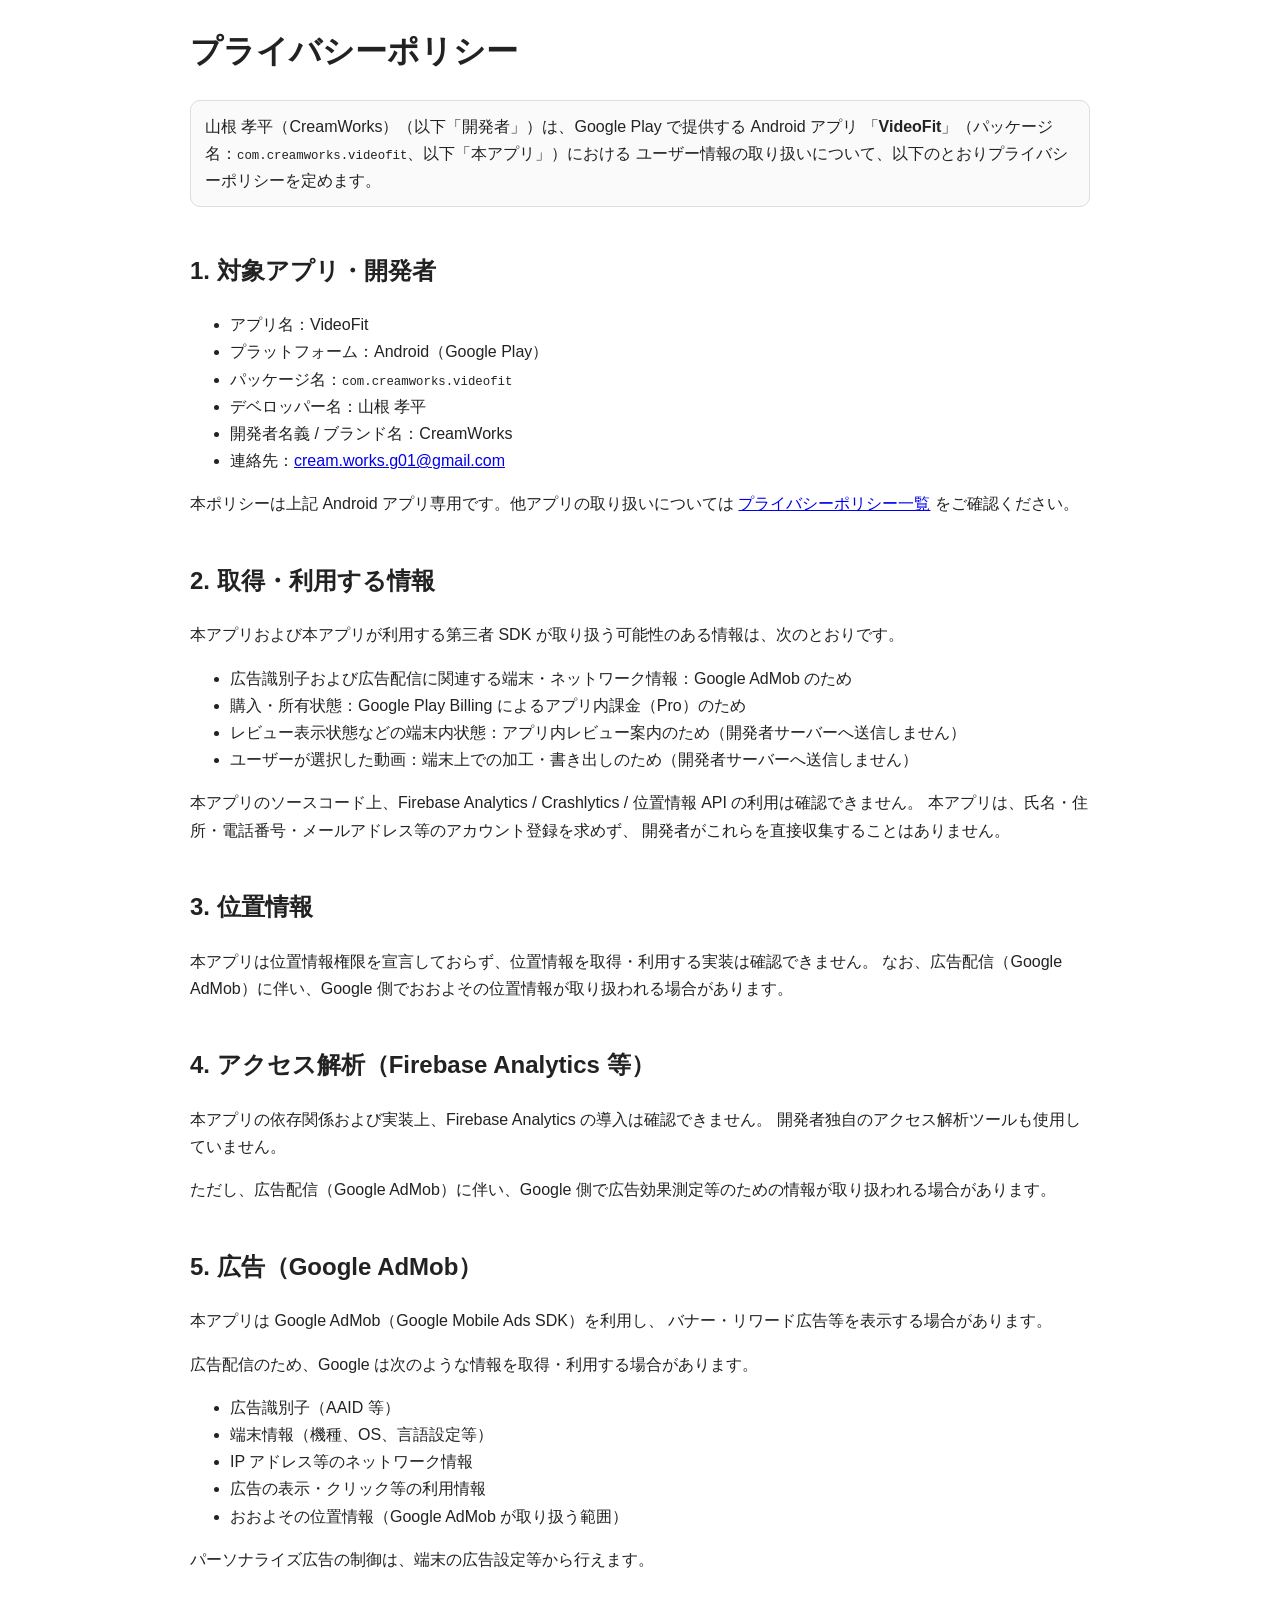
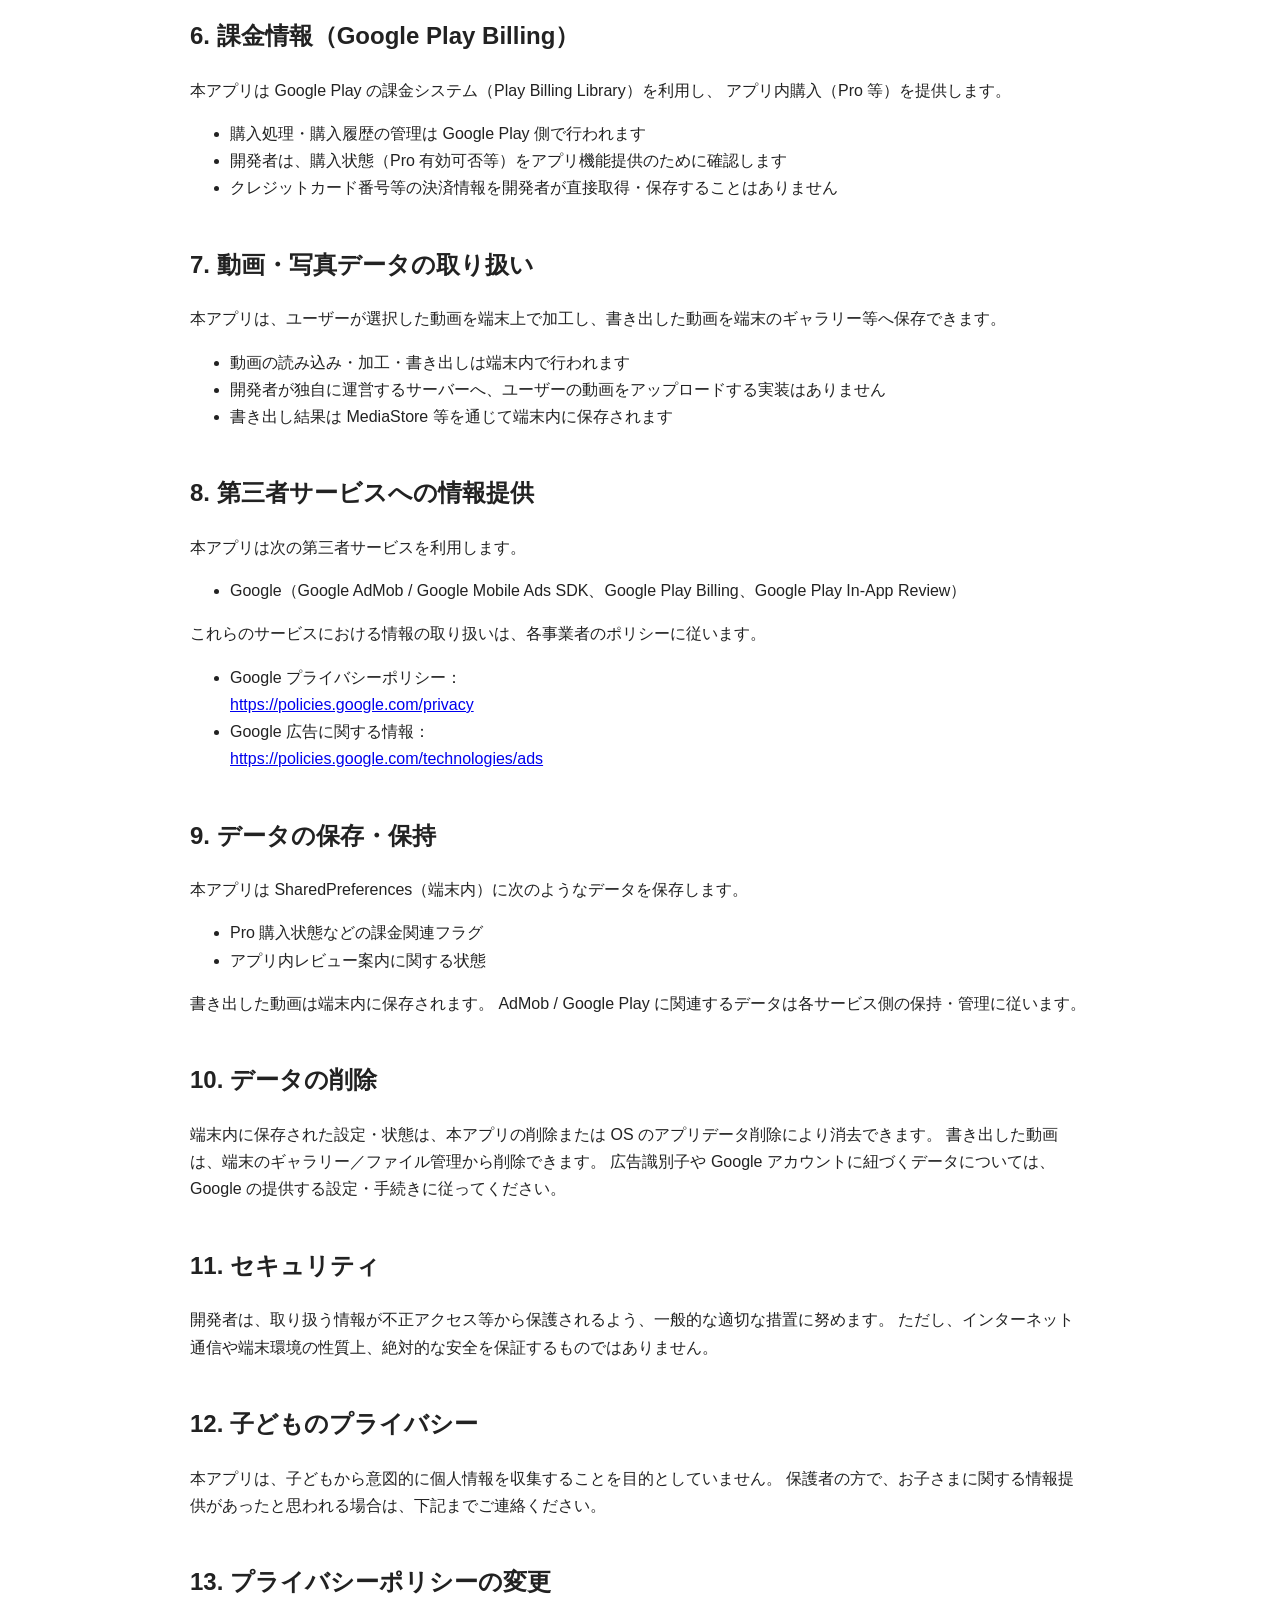
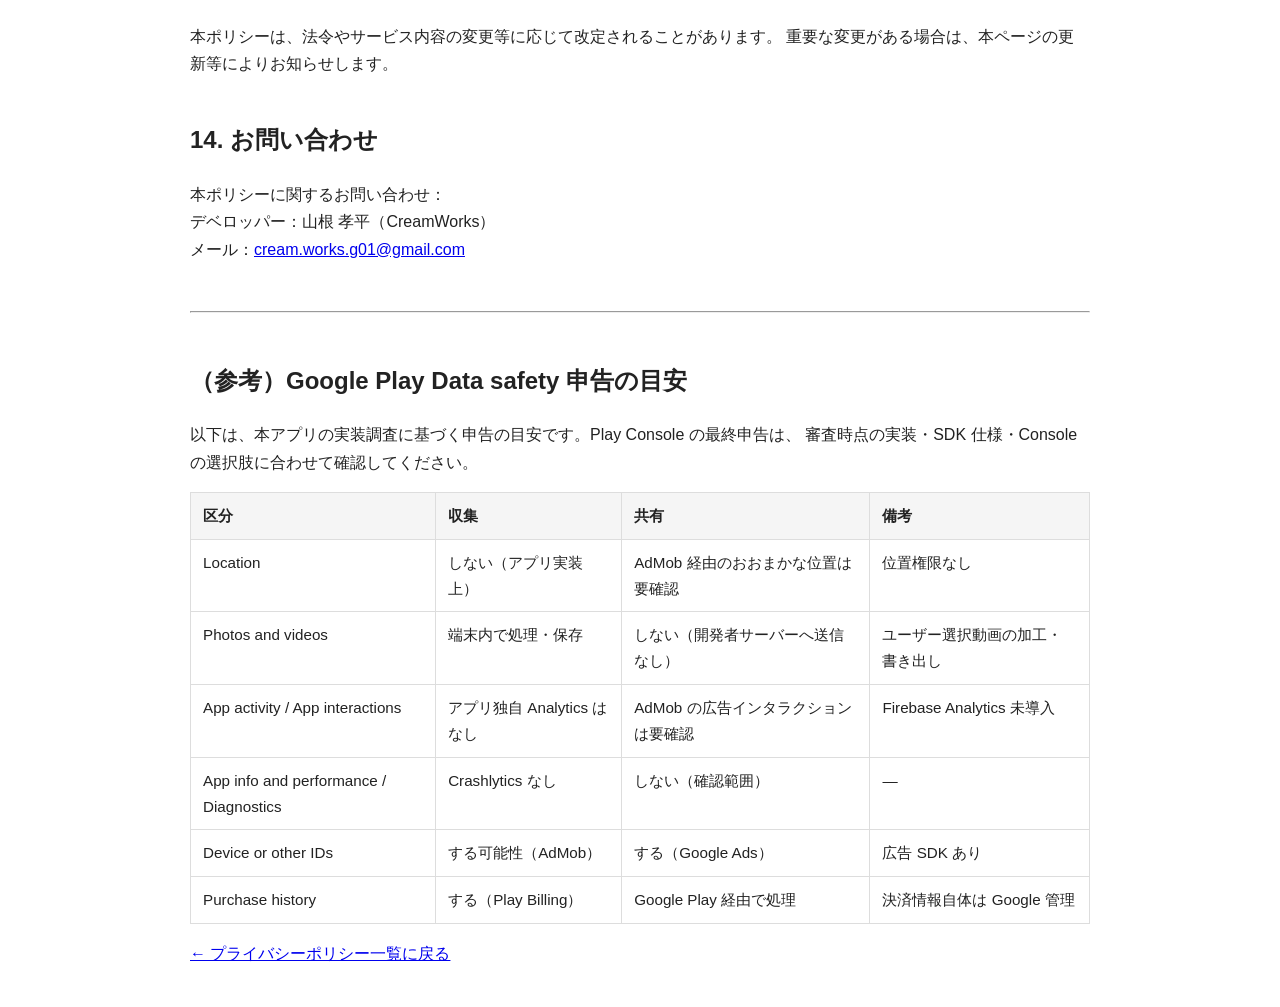
<file: privacy/android/videofit.html>
<!DOCTYPE html>
<html lang="ja">
<head>
  <meta charset="UTF-8" />
  <title>プライバシーポリシー｜VideoFit（Android）</title>
  <meta name="viewport" content="width=device-width, initial-scale=1.0">
  <style>
    body {
      font-family: -apple-system, BlinkMacSystemFont, "Helvetica Neue", Arial, sans-serif;
      line-height: 1.7;
      padding: 24px;
      max-width: 900px;
      margin: auto;
      color: #222;
    }
    h1, h2 {
      margin-top: 1.8em;
    }
    h1:first-of-type {
      margin-top: 0;
    }
    hr {
      margin: 3em 0;
    }
    a {
      word-break: break-all;
    }
    .note {
      padding: 12px 14px;
      border: 1px solid #ddd;
      border-radius: 10px;
      background: #fafafa;
    }
    code {
      font-size: 0.95em;
      word-break: break-all;
    }
    table {
      width: 100%;
      border-collapse: collapse;
      margin: 1em 0;
      font-size: 0.95em;
    }
    th, td {
      border: 1px solid #ddd;
      padding: 10px 12px;
      text-align: left;
      vertical-align: top;
    }
    th {
      background: #f5f5f5;
    }
  </style>
</head>
<body>

<h1>プライバシーポリシー</h1>

<p class="note">
  山根 孝平（CreamWorks）（以下「開発者」）は、Google Play で提供する Android アプリ
  「<strong>VideoFit</strong>」（パッケージ名：<code>com.creamworks.videofit</code>、以下「本アプリ」）における
  ユーザー情報の取り扱いについて、以下のとおりプライバシーポリシーを定めます。
</p>

<h2>1. 対象アプリ・開発者</h2>
<ul>
  <li>アプリ名：VideoFit</li>
  <li>プラットフォーム：Android（Google Play）</li>
  <li>パッケージ名：<code>com.creamworks.videofit</code></li>
  <li>デベロッパー名：山根 孝平</li>
  <li>開発者名義 / ブランド名：CreamWorks</li>
  <li>連絡先：<a href="mailto:cream.works.g01@gmail.com">cream.works.g01@gmail.com</a></li>
</ul>
<p>
  本ポリシーは上記 Android アプリ専用です。他アプリの取り扱いについては
  <a href="../">プライバシーポリシー一覧</a> をご確認ください。
</p>

<h2>2. 取得・利用する情報</h2>
<p>本アプリおよび本アプリが利用する第三者 SDK が取り扱う可能性のある情報は、次のとおりです。</p>
<ul>
  <li>広告識別子および広告配信に関連する端末・ネットワーク情報：Google AdMob のため</li>
  <li>購入・所有状態：Google Play Billing によるアプリ内課金（Pro）のため</li>
  <li>レビュー表示状態などの端末内状態：アプリ内レビュー案内のため（開発者サーバーへ送信しません）</li>
  <li>ユーザーが選択した動画：端末上での加工・書き出しのため（開発者サーバーへ送信しません）</li>
</ul>
<p>
  本アプリのソースコード上、Firebase Analytics / Crashlytics / 位置情報 API の利用は確認できません。
  本アプリは、氏名・住所・電話番号・メールアドレス等のアカウント登録を求めず、
  開発者がこれらを直接収集することはありません。
</p>

<h2>3. 位置情報</h2>
<p>
  本アプリは位置情報権限を宣言しておらず、位置情報を取得・利用する実装は確認できません。
  なお、広告配信（Google AdMob）に伴い、Google 側でおおよその位置情報が取り扱われる場合があります。
</p>

<h2>4. アクセス解析（Firebase Analytics 等）</h2>
<p>
  本アプリの依存関係および実装上、Firebase Analytics の導入は確認できません。
  開発者独自のアクセス解析ツールも使用していません。
</p>
<p>
  ただし、広告配信（Google AdMob）に伴い、Google 側で広告効果測定等のための情報が取り扱われる場合があります。
</p>

<h2>5. 広告（Google AdMob）</h2>
<p>
  本アプリは Google AdMob（Google Mobile Ads SDK）を利用し、
  バナー・リワード広告等を表示する場合があります。
</p>
<p>広告配信のため、Google は次のような情報を取得・利用する場合があります。</p>
<ul>
  <li>広告識別子（AAID 等）</li>
  <li>端末情報（機種、OS、言語設定等）</li>
  <li>IP アドレス等のネットワーク情報</li>
  <li>広告の表示・クリック等の利用情報</li>
  <li>おおよその位置情報（Google AdMob が取り扱う範囲）</li>
</ul>
<p>
  パーソナライズ広告の制御は、端末の広告設定等から行えます。
</p>

<h2>6. 課金情報（Google Play Billing）</h2>
<p>
  本アプリは Google Play の課金システム（Play Billing Library）を利用し、
  アプリ内購入（Pro 等）を提供します。
</p>
<ul>
  <li>購入処理・購入履歴の管理は Google Play 側で行われます</li>
  <li>開発者は、購入状態（Pro 有効可否等）をアプリ機能提供のために確認します</li>
  <li>クレジットカード番号等の決済情報を開発者が直接取得・保存することはありません</li>
</ul>

<h2>7. 動画・写真データの取り扱い</h2>
<p>
  本アプリは、ユーザーが選択した動画を端末上で加工し、書き出した動画を端末のギャラリー等へ保存できます。
</p>
<ul>
  <li>動画の読み込み・加工・書き出しは端末内で行われます</li>
  <li>開発者が独自に運営するサーバーへ、ユーザーの動画をアップロードする実装はありません</li>
  <li>書き出し結果は MediaStore 等を通じて端末内に保存されます</li>
</ul>

<h2>8. 第三者サービスへの情報提供</h2>
<p>本アプリは次の第三者サービスを利用します。</p>
<ul>
  <li>Google（Google AdMob / Google Mobile Ads SDK、Google Play Billing、Google Play In-App Review）</li>
</ul>
<p>
  これらのサービスにおける情報の取り扱いは、各事業者のポリシーに従います。
</p>
<ul>
  <li>
    Google プライバシーポリシー：<br>
    <a href="https://policies.google.com/privacy" target="_blank" rel="noopener">https://policies.google.com/privacy</a>
  </li>
  <li>
    Google 広告に関する情報：<br>
    <a href="https://policies.google.com/technologies/ads" target="_blank" rel="noopener">https://policies.google.com/technologies/ads</a>
  </li>
</ul>

<h2>9. データの保存・保持</h2>
<p>本アプリは SharedPreferences（端末内）に次のようなデータを保存します。</p>
<ul>
  <li>Pro 購入状態などの課金関連フラグ</li>
  <li>アプリ内レビュー案内に関する状態</li>
</ul>
<p>
  書き出した動画は端末内に保存されます。
  AdMob / Google Play に関連するデータは各サービス側の保持・管理に従います。
</p>

<h2>10. データの削除</h2>
<p>
  端末内に保存された設定・状態は、本アプリの削除または OS のアプリデータ削除により消去できます。
  書き出した動画は、端末のギャラリー／ファイル管理から削除できます。
  広告識別子や Google アカウントに紐づくデータについては、Google の提供する設定・手続きに従ってください。
</p>

<h2>11. セキュリティ</h2>
<p>
  開発者は、取り扱う情報が不正アクセス等から保護されるよう、一般的な適切な措置に努めます。
  ただし、インターネット通信や端末環境の性質上、絶対的な安全を保証するものではありません。
</p>

<h2>12. 子どものプライバシー</h2>
<p>
  本アプリは、子どもから意図的に個人情報を収集することを目的としていません。
  保護者の方で、お子さまに関する情報提供があったと思われる場合は、下記までご連絡ください。
</p>

<h2>13. プライバシーポリシーの変更</h2>
<p>
  本ポリシーは、法令やサービス内容の変更等に応じて改定されることがあります。
  重要な変更がある場合は、本ページの更新等によりお知らせします。
</p>

<h2>14. お問い合わせ</h2>
<p>
  本ポリシーに関するお問い合わせ：<br>
  デベロッパー：山根 孝平（CreamWorks）<br>
  メール：<a href="mailto:cream.works.g01@gmail.com">cream.works.g01@gmail.com</a>
</p>

<hr>

<h2>（参考）Google Play Data safety 申告の目安</h2>
<p>
  以下は、本アプリの実装調査に基づく申告の目安です。Play Console の最終申告は、
  審査時点の実装・SDK 仕様・Console の選択肢に合わせて確認してください。
</p>
<table>
  <thead>
    <tr>
      <th>区分</th>
      <th>収集</th>
      <th>共有</th>
      <th>備考</th>
    </tr>
  </thead>
  <tbody>
    <tr>
      <td>Location</td>
      <td>しない（アプリ実装上）</td>
      <td>AdMob 経由のおおまかな位置は要確認</td>
      <td>位置権限なし</td>
    </tr>
    <tr>
      <td>Photos and videos</td>
      <td>端末内で処理・保存</td>
      <td>しない（開発者サーバーへ送信なし）</td>
      <td>ユーザー選択動画の加工・書き出し</td>
    </tr>
    <tr>
      <td>App activity / App interactions</td>
      <td>アプリ独自 Analytics はなし</td>
      <td>AdMob の広告インタラクションは要確認</td>
      <td>Firebase Analytics 未導入</td>
    </tr>
    <tr>
      <td>App info and performance / Diagnostics</td>
      <td>Crashlytics なし</td>
      <td>しない（確認範囲）</td>
      <td>—</td>
    </tr>
    <tr>
      <td>Device or other IDs</td>
      <td>する可能性（AdMob）</td>
      <td>する（Google Ads）</td>
      <td>広告 SDK あり</td>
    </tr>
    <tr>
      <td>Purchase history</td>
      <td>する（Play Billing）</td>
      <td>Google Play 経由で処理</td>
      <td>決済情報自体は Google 管理</td>
    </tr>
  </tbody>
</table>

<p><a href="../">← プライバシーポリシー一覧に戻る</a></p>

</body>
</html>
</file>
